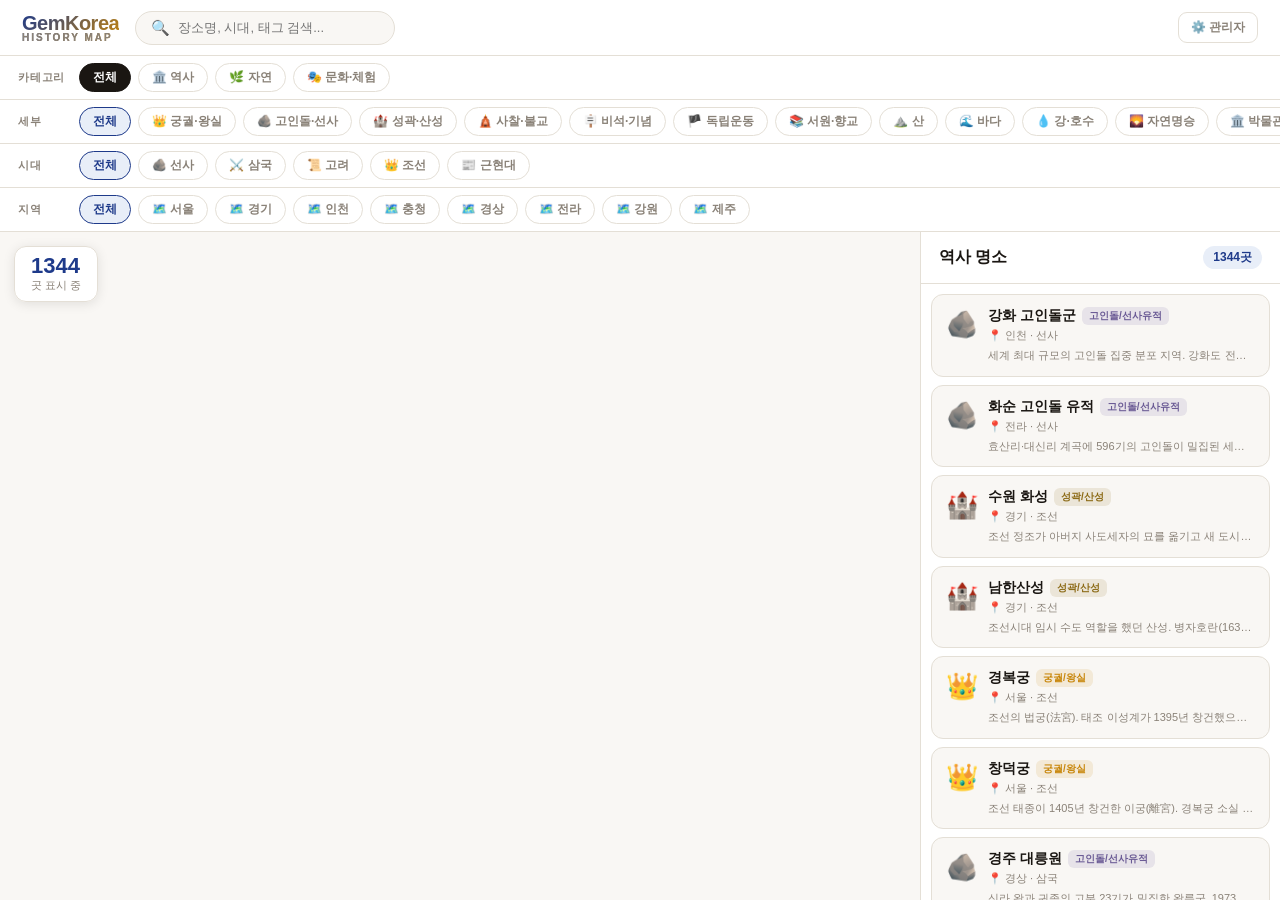
<file: index.html>
<!DOCTYPE html>
<html lang="ko">
<head>
<meta charset="UTF-8">
<meta name="viewport" content="width=device-width, initial-scale=1.0">
<title>GemKorea — 대한민국 역사 여행 지도</title>
<script src="https://oapi.map.naver.com/openapi/v3/maps.js?ncpKeyId=y60jsyh564&submodules=geocoder"></script>
<style>
:root {
  --bg:#f9f7f4; --surface:#fff; --border:#e4dfd6;
  --text:#1a1612; --muted:#8a8278;

  /* GemKorea 새 브랜드 컬러 */
  --gem:#1e3a8a;        /* 딥 네이비 (한국 쪽빛) */
  --gem-soft:#e8eef8;
  --gold:#c8860a;       /* 앰버 골드 */
  --gold-soft:#fef3e0;
  --brown:#7c5c3a;
  --brown-soft:#f5ede4;
  --green:#4a8c5c;
  --green-soft:#e8f5ee;
  --red:#c0392b;
  --red-soft:#fdf0ee;
}
*{margin:0;padding:0;box-sizing:border-box;}
body{font-family:-apple-system,'Malgun Gothic',sans-serif;background:var(--bg);color:var(--text);font-size:15px;height:100vh;display:flex;flex-direction:column;overflow:hidden;}

/* ── 헤더 ── */
header{
  background:var(--surface);border-bottom:1.5px solid var(--border);
  padding:0 22px;z-index:300;flex-shrink:0;
  display:flex;align-items:center;height:56px;gap:16px;
}
.logo{
  font-size:20px;font-weight:900;letter-spacing:-.5px;
  background:linear-gradient(135deg,#1e3a8a,#c8860a);
  -webkit-background-clip:text;-webkit-text-fill-color:transparent;
  flex-shrink:0;
}
.logo small{font-size:10px;-webkit-text-fill-color:var(--muted);display:block;letter-spacing:2px;margin-top:-3px;}
.search-wrap{
  display:flex;align-items:center;gap:8px;
  background:var(--bg);border:1.5px solid var(--border);border-radius:22px;
  padding:7px 15px;flex:1;max-width:260px;
}
.search-wrap input{border:none;background:none;outline:none;font-size:13px;width:100%;color:var(--text);}
.admin-link{
  font-size:12px;color:var(--muted);text-decoration:none;
  padding:6px 12px;border:1.5px solid var(--border);border-radius:9px;
  margin-left:auto;flex-shrink:0;background:var(--surface);font-weight:600;
}
.admin-link:hover{color:var(--gem);border-color:var(--gem);}

/* ── 필터 영역 ── */
.filter-area{
  background:var(--surface);border-bottom:1.5px solid var(--border);
  flex-shrink:0;z-index:200;
}
.filter-row{
  display:flex;align-items:center;gap:7px;
  padding:7px 18px;border-bottom:1px solid var(--border);
  flex-wrap:nowrap;min-height:42px;overflow-x:auto;
  scrollbar-width:none;
}
.filter-row::-webkit-scrollbar{display:none;}
#sub-filter-row{flex-wrap:nowrap;overflow-x:auto;}
#sub-btns{display:flex;gap:7px;flex-wrap:nowrap;}
.filter-row:last-child{border-bottom:none;}
.filter-label{
  font-size:11px;font-weight:800;color:var(--muted);
  text-transform:uppercase;letter-spacing:.8px;white-space:nowrap;
  min-width:54px;flex-shrink:0;
}
.f-btn{
  padding:5px 13px;border-radius:16px;
  border:1.5px solid var(--border);background:var(--surface);
  font-size:12px;font-weight:600;cursor:pointer;color:var(--muted);
  transition:all .15s;white-space:nowrap;flex-shrink:0;
}
.f-btn:hover{border-color:var(--gem);color:var(--gem);}
.f-btn.act-all    {background:var(--text);color:#fff;border-color:var(--text);}
.f-btn.act-history{background:var(--brown);color:#fff;border-color:var(--brown);}
.f-btn.act-nature {background:var(--green);color:#fff;border-color:var(--green);}
.f-btn.act-culture{background:var(--gem);color:#fff;border-color:var(--gem);}
.f-btn.act{background:var(--gem-soft);color:var(--gem);border-color:var(--gem);}

/* ── 메인 레이아웃 ── */
.main{display:grid;grid-template-columns:1fr 360px;flex:1;min-height:0;overflow:hidden;}

/* ── 지도 ── */
#naver-map{width:100%;height:100%;min-height:400px;}

/* ── 마커 카운터 ── */
.map-counter{
  position:absolute;top:14px;left:14px;z-index:50;
  background:rgba(255,255,255,.97);border:1.5px solid var(--border);
  border-radius:12px;padding:8px 16px;box-shadow:0 2px 12px rgba(0,0,0,.1);
}
.mc-num{font-size:22px;font-weight:900;color:var(--gem);line-height:1;}
.mc-lbl{font-size:11px;color:var(--muted);margin-top:1px;}

/* ── 팝업 카드 ── */
.popup{
  position:absolute;bottom:18px;left:18px;
  width:340px;background:var(--surface);
  border:1.5px solid var(--border);border-radius:20px;
  padding:22px;box-shadow:0 10px 40px rgba(0,0,0,.13);
  display:none;z-index:100;
}
.popup.show{display:block;}
.popup-close{
  position:absolute;top:14px;right:16px;
  background:var(--bg);border:1px solid var(--border);
  width:28px;height:28px;border-radius:50%;
  font-size:14px;cursor:pointer;color:var(--muted);
  display:flex;align-items:center;justify-content:center;
}
.popup-close:hover{color:var(--text);}

.pp-badges{display:flex;align-items:center;gap:6px;flex-wrap:wrap;margin-bottom:10px;}
.pp-badge{font-size:11px;font-weight:700;padding:3px 9px;border-radius:7px;}

.pp-name{font-size:22px;font-weight:900;letter-spacing:-.5px;margin-bottom:7px;line-height:1.2;}
.pp-desc{font-size:13px;line-height:1.7;color:#444;margin-bottom:12px;}

.pp-meta{display:flex;flex-direction:column;gap:6px;margin-bottom:12px;background:var(--bg);border-radius:10px;padding:12px;}
.pp-meta-row{display:flex;align-items:flex-start;gap:8px;font-size:12px;}
.pp-meta-icon{width:16px;flex-shrink:0;color:var(--muted);margin-top:1px;}
.pp-meta-val{color:var(--muted);flex:1;line-height:1.5;}
.pp-meta-link{color:var(--gem);text-decoration:none;font-size:11px;font-weight:600;}
.pp-meta-link:hover{text-decoration:underline;}

.pp-tags{display:flex;gap:5px;flex-wrap:wrap;margin-bottom:14px;}
.pp-tag{font-size:11px;padding:3px 9px;border-radius:7px;background:var(--bg);color:var(--muted);border:1px solid var(--border);}

.pp-btns{display:flex;gap:9px;}
.pp-btn-video{
  flex:1;display:flex;align-items:center;justify-content:center;gap:6px;
  padding:11px;background:#ff0000;color:#fff;border:none;
  border-radius:11px;font-size:13px;font-weight:700;
  cursor:pointer;text-decoration:none;transition:background .15s;
}
.pp-btn-video:hover{opacity:.88;}
.pp-btn-detail{
  flex:1;display:flex;align-items:center;justify-content:center;gap:6px;
  padding:11px;background:var(--gem-soft);color:var(--gem);
  border:1.5px solid rgba(30,58,138,.25);border-radius:11px;
  font-size:13px;font-weight:700;cursor:pointer;text-decoration:none;
  transition:all .15s;
}
.pp-btn-detail:hover{background:var(--gem);color:#fff;}
.pp-no-video{
  width:100%;padding:10px;text-align:center;
  font-size:12px;color:var(--muted);
  background:var(--bg);border:1.5px solid var(--border);border-radius:11px;
}

/* ── 오른쪽 패널 ── */
.side{background:var(--surface);border-left:1.5px solid var(--border);display:flex;flex-direction:column;overflow:hidden;height:100%;}
.side-head{
  padding:14px 18px;border-bottom:1.5px solid var(--border);
  display:flex;align-items:center;justify-content:space-between;flex-shrink:0;
}
.side-head h3{font-size:16px;font-weight:900;}
.side-count{
  background:var(--gem-soft);color:var(--gem);
  font-size:12px;font-weight:700;padding:3px 10px;border-radius:12px;
}
.side-list{overflow-y:auto;flex:1;padding:10px;display:flex;flex-direction:column;gap:8px;}

/* ── 사이드 카드 ── */
.scard{
  background:var(--bg);border:1.5px solid var(--border);
  border-radius:12px;padding:12px 14px;
  cursor:pointer;transition:all .15s;display:flex;gap:10px;
}
.scard:hover,.scard.sel{border-color:var(--gem);background:var(--gem-soft);}
.sc-icon{font-size:26px;flex-shrink:0;padding-top:2px;}
.sc-body{flex:1;min-width:0;}
.sc-top{display:flex;align-items:center;gap:6px;margin-bottom:3px;}
.sc-name{font-size:14px;font-weight:900;}
.sc-badge{font-size:10px;font-weight:700;padding:2px 7px;border-radius:6px;}
.sc-meta{font-size:11px;color:var(--muted);margin-bottom:4px;}
.sc-desc{font-size:11px;color:var(--muted);line-height:1.5;white-space:nowrap;overflow:hidden;text-overflow:ellipsis;}
.sc-video{width:7px;height:7px;border-radius:50%;background:#ff0000;flex-shrink:0;margin-top:6px;}

.empty-list{text-align:center;padding:48px 20px;color:var(--muted);font-size:14px;line-height:1.8;}
</style>
</head>
<body>

<header>
  <div class="logo">GemKorea<small>HISTORY MAP</small></div>
  <div class="search-wrap">
    <span style="color:var(--muted);font-size:15px;">🔍</span>
    <input id="search-input" type="text" placeholder="장소명, 시대, 태그 검색...">
  </div>
  <a href="admin.html" class="admin-link">⚙️ 관리자</a>
</header>

<div class="filter-area">
  <!-- 상위 카테고리 -->
  <div class="filter-row">
    <span class="filter-label">카테고리</span>
    <button class="f-btn act-all"      data-main="all"       onclick="setMain(this)">전체</button>
    <button class="f-btn"              data-main="역사"       onclick="setMain(this)">🏛️ 역사</button>
    <button class="f-btn"              data-main="자연"       onclick="setMain(this)">🌿 자연</button>
    <button class="f-btn"              data-main="문화/체험"  onclick="setMain(this)">🎭 문화·체험</button>
  </div>
  <!-- 세부 카테고리 (상위 카테고리에 따라 동적 변경) -->
  <div class="filter-row" id="sub-filter-row">
    <span class="filter-label">세부</span>
    <span id="sub-btns"></span>
  </div>
  <!-- 시대 -->
  <div class="filter-row">
    <span class="filter-label">시대</span>
    <button class="f-btn act" data-era="all"    onclick="setEra(this)">전체</button>
    <button class="f-btn" data-era="선사"        onclick="setEra(this)">🪨 선사</button>
    <button class="f-btn" data-era="삼국"        onclick="setEra(this)">⚔️ 삼국</button>
    <button class="f-btn" data-era="고려"        onclick="setEra(this)">📜 고려</button>
    <button class="f-btn" data-era="조선"        onclick="setEra(this)">👑 조선</button>
    <button class="f-btn" data-era="근현대"      onclick="setEra(this)">📰 근현대</button>
  </div>
  <!-- 지역 -->
  <div class="filter-row">
    <span class="filter-label">지역</span>
    <button class="f-btn act" data-region="all" onclick="setRegion(this)">전체</button>
    <button class="f-btn" data-region="서울" onclick="setRegion(this)">🗺️ 서울</button>
    <button class="f-btn" data-region="경기" onclick="setRegion(this)">🗺️ 경기</button>
    <button class="f-btn" data-region="인천" onclick="setRegion(this)">🗺️ 인천</button>
    <button class="f-btn" data-region="충청" onclick="setRegion(this)">🗺️ 충청</button>
    <button class="f-btn" data-region="경상" onclick="setRegion(this)">🗺️ 경상</button>
    <button class="f-btn" data-region="전라" onclick="setRegion(this)">🗺️ 전라</button>
    <button class="f-btn" data-region="강원" onclick="setRegion(this)">🗺️ 강원</button>
    <button class="f-btn" data-region="제주" onclick="setRegion(this)">🗺️ 제주</button>
  </div>
</div>

<div class="main">
  <div style="position:relative;height:100%;">
    <div id="naver-map" style="width:100%;height:100%;"></div>

    <div class="map-counter">
      <div class="mc-num" id="visible-count">0</div>
      <div class="mc-lbl">곳 표시 중</div>
    </div>

    <!-- 팝업 카드 -->
    <div class="popup" id="popup">
      <button class="popup-close" onclick="closePopup()">✕</button>
      <div class="pp-badges" id="pp-badges"></div>
      <div class="pp-name" id="pp-name"></div>
      <div class="pp-desc" id="pp-desc"></div>
      <div class="pp-meta">
        <div class="pp-meta-row"><span class="pp-meta-icon">🕰️</span><span class="pp-meta-val" id="pm-era"></span></div>
        <div class="pp-meta-row"><span class="pp-meta-icon">📍</span><span class="pp-meta-val" id="pm-addr"></span></div>
        <div class="pp-meta-row" id="pm-src-row">
          <span class="pp-meta-icon">🔗</span><span class="pp-meta-val" id="pm-src"></span>
        </div>
      </div>
      <div class="pp-tags" id="pp-tags"></div>
      <div id="pp-exp-info" style="display:none;margin-bottom:10px;"></div>
      <div class="pp-btns" id="pp-btns"></div>
    </div>
  </div>

  <!-- 오른쪽 패널 -->
  <div class="side">
    <div class="side-head">
      <h3>역사 명소</h3>
      <span class="side-count" id="side-count">0곳</span>
    </div>
    <div class="side-list" id="side-list"></div>
  </div>
</div>

<script>
/* 카테고리별 세부 필터 정의 */
const SUB_FILTERS = {
  'all': [
    {v:'all',l:'전체'},
    {v:'궁궐/왕실',l:'👑 궁궐·왕실'},{v:'고인돌/선사유적',l:'🪨 고인돌·선사'},{v:'성곽/산성',l:'🏰 성곽·산성'},
    {v:'사찰/불교유산',l:'🛕 사찰·불교'},{v:'비석/기념유산',l:'🪧 비석·기념'},{v:'독립운동/근현대',l:'🏴 독립운동'},
    {v:'고택/서원/향교',l:'📚 서원·향교'},
    {v:'산',l:'⛰️ 산'},{v:'바다/해변',l:'🌊 바다'},{v:'강/호수',l:'💧 강·호수'},{v:'자연명승',l:'🌄 자연명승'},
    {v:'박물관',l:'🏛️ 박물관'},{v:'체험마을',l:'🏘️ 체험마을'},{v:'전통시장',l:'🏪 전통시장'}
  ],
  '역사': [
    {v:'all',l:'전체'},
    {v:'궁궐/왕실',l:'👑 궁궐·왕실'},{v:'고인돌/선사유적',l:'🪨 고인돌·선사'},
    {v:'성곽/산성',l:'🏰 성곽·산성'},{v:'사찰/불교유산',l:'🛕 사찰·불교'},
    {v:'비석/기념유산',l:'🪧 비석·기념'},{v:'독립운동/근현대',l:'🏴 독립운동'},
    {v:'고택/서원/향교',l:'📚 서원·향교'}
  ],
  '자연': [
    {v:'all',l:'전체'},
    {v:'산',l:'⛰️ 산'},{v:'바다/해변',l:'🌊 바다·해변'},
    {v:'강/호수',l:'💧 강·호수'},{v:'숲/공원',l:'🌲 숲·공원'},
    {v:'폭포',l:'💦 폭포'},{v:'동굴',l:'🕳️ 동굴'},{v:'섬',l:'🏝️ 섬'},
    {v:'자연명승',l:'🌄 자연명승'},{v:'일출/일몰 명소',l:'🌅 일출·일몰'},{v:'계절 명소',l:'🌸 계절 명소'}
  ],
  '문화/체험': [
    {v:'all',l:'전체'},
    {v:'전통시장',l:'🏪 전통시장'},{v:'지역 먹거리',l:'🍜 먹거리'},{v:'전통주 체험',l:'🍶 전통주'},
    {v:'박물관',l:'🏛️ 박물관'},{v:'미술관',l:'🎨 미술관'},{v:'과학관',l:'🔭 과학관'},
    {v:'한복 체험',l:'👘 한복'},{v:'전통음식 체험',l:'🍱 전통음식'},{v:'도예/공방 체험',l:'🏺 공방'},
    {v:'한지/서예 체험',l:'✍️ 한지·서예'},{v:'국궁/활쏘기 체험',l:'🏹 국궁'},{v:'탈춤/풍물 체험',l:'🎭 탈춤·풍물'},
    {v:'차 체험',l:'🍵 다도'},{v:'사찰 체험',l:'🛕 템플스테이'},{v:'한옥 숙박',l:'🏘️ 한옥숙박'},
    {v:'농촌 체험',l:'🌾 농촌'},{v:'어촌 체험',l:'🐟 어촌'},{v:'해녀 체험',l:'🤿 해녀'},{v:'갯벌 체험',l:'🦀 갯벌'},
    {v:'축제',l:'🎉 축제'},{v:'공연/전시',l:'🎪 공연·전시'},
    {v:'트레킹/둘레길',l:'🚶 트레킹'},{v:'캠핑',l:'⛺ 캠핑'},{v:'해양 스포츠 체험',l:'🌊 해양스포츠'},
    {v:'가족 체험',l:'👨‍👩‍👧 가족'},{v:'어린이 체험',l:'🧒 어린이'},
    {v:'체험마을',l:'🏡 체험마을'},{v:'로컬 여행 코스',l:'🗺️ 로컬코스'}
  ]
};

function renderSubFilter() {
  const subs = SUB_FILTERS[fMain] || SUB_FILTERS['all'];
  const wrap = document.getElementById('sub-btns');
  wrap.innerHTML = subs.map(s =>
    `<button class="f-btn${fSub===s.v?' act':''}" data-sub="${s.v}" onclick="setSub(this)">${s.l}</button>`
  ).join('');
}

const SUB_COLOR={
  '궁궐/왕실':'#C8860A','고인돌/선사유적':'#6B5B95','성곽/산성':'#8B6914',
  '사찰/불교유산':'#D4380D','비석/기념유산':'#495057','독립운동/근현대':'#1B4332',
  '고택/서원/향교':'#2D6A4F',
  '산':'#2D6A4F','바다/해변':'#0077B6','강/호수':'#0096C7',
  '숲/공원':'#52B788','폭포':'#1D8348','동굴':'#5D6D7E',
  '섬':'#1A8FC1','자연명승':'#40916C','일출/일몰 명소':'#E67E22','계절 명소':'#E91E63',
  '전통시장':'#E76F51','체험마을':'#F4A261','박물관':'#1e3a8a',
  '축제':'#b8860b','전통문화 체험':'#E76F51'
};
const SUB_ICON={
  '궁궐/왕실':'👑','고인돌/선사유적':'🪨','성곽/산성':'🏰',
  '사찰/불교유산':'🛕','비석/기념유산':'🪧','독립운동/근현대':'🏴',
  '고택/서원/향교':'📚',
  '산':'⛰️','바다/해변':'🌊','강/호수':'💧',
  '숲/공원':'🌲','폭포':'💦','동굴':'🕳️',
  '섬':'🏝️','자연명승':'🌄','일출/일몰 명소':'🌅','계절 명소':'🌸',
  '전통시장':'🏪','체험마을':'🏘️',
  '박물관':'🏛️','축제':'🎉','전통문화 체험':'🎨'
};
const MAIN_COLOR={'역사':'#7c5c3a','자연':'#4a8c5c','문화/체험':'#1e3a8a'};
const REGION_MAP={
  '서울특별시':'서울','경기도':'경기','인천광역시':'인천',
  '충청북도':'충청','충청남도':'충청','대전광역시':'충청','세종특별자치시':'충청',
  '경상북도':'경상','경상남도':'경상','부산광역시':'경상','대구광역시':'경상','울산광역시':'경상',
  '전라북도':'전라','전라남도':'전라','광주광역시':'전라',
  '강원도':'강원','강원특별자치도':'강원','제주특별자치도':'제주'
};
const ERA_MAP={
  '선사':'선사',
  '삼국':'삼국','통일신라':'삼국',
  '고려':'고려',
  '조선 전기':'조선','조선 후기':'조선',
  '근대':'근현대','현대':'근현대'
};

let places=[],experiences=[],map,naverMarkers=[];
let fMain='all',fSub='all',fEra='all',fRegion='all',fSearch='';
let selectedId=null;
let regionPolygon=null;

/* 지역 필터 키 → GeoJSON 파일명 매핑 */
const REGION_FILES={
  '서울':'seoul','경기':'gyeonggi','인천':'incheon',
  '충청':'chungcheong','경상':'gyeongsang','전라':'jeolla',
  '강원':'gangwon','제주':'jeju'
};

/* 지역별 색상 (상위 카테고리 색상과 구분) */
const REGION_COLORS={
  '서울':  {fill:'#1e3a8a',stroke:'#1e3a8a'},
  '경기':  {fill:'#2d6a4f',stroke:'#2d6a4f'},
  '인천':  {fill:'#0077b6',stroke:'#0077b6'},
  '충청':  {fill:'#7c5c3a',stroke:'#7c5c3a'},
  '경상':  {fill:'#6b5b95',stroke:'#6b5b95'},
  '전라':  {fill:'#d4380d',stroke:'#d4380d'},
  '강원':  {fill:'#2d6a4f',stroke:'#2d6a4f'},
  '제주':  {fill:'#0096c7',stroke:'#0096c7'}
};

/* 네이버 지도 준비 완료 후 실행되는 전역 콜백 */
function naverMapsReady(){
  try{
    map=new naver.maps.Map('naver-map',{
      center:new naver.maps.LatLng(36.2,127.9),zoom:7,
      mapTypeControl:false,scaleControl:false,mapDataControl:false
    });
    render(); // 지도 생성 후 마커 렌더
  }catch(e){
    console.error('네이버 지도 초기화 실패:',e);
    showMapError('지도 초기화 오류: '+e.message);
  }
}

function showMapError(msg){
  document.getElementById('naver-map').innerHTML=
    '<div style="display:flex;align-items:center;justify-content:center;height:100%;flex-direction:column;gap:12px;color:#8a8278;font-size:14px;padding:20px;text-align:center;">'
    +'<div style="font-size:48px;">🗺️</div>'
    +'<div style="font-weight:700;">네이버 지도 로딩 실패</div>'
    +'<div style="font-size:12px;line-height:1.8;">'+msg+'<br>네이버 클라우드 콘솔 → Maps → 서비스 URL 확인</div>'
    +'</div>';
}

async function init(){
  // 역사/자연 데이터 + 체험 데이터 동시 로드
  try{
    const [hr, er] = await Promise.all([
      fetch('data/heritage_all.json'),
      fetch('data/experiences.json').catch(()=>({ok:false}))
    ]);
    if(hr.ok) places = await hr.json();
    if(er.ok){
      const expLib = await er.json();
      // experiences.json → places 배열 형태로 변환
      experiences = (expLib.experiences||[]).map(e=>({
        place_id: e.experience_id,
        name: e.name,
        category_main: '문화/체험',
        category_sub: e.category_sub,
        category_detail: e.category_detail,
        period_category: '현대',
        region: e.region_sub || e.region_main,
        address: e.address,
        lat: e.lat, lng: e.lng,
        short_description: e.short_description,
        tags: e.tags||[],
        source_urls: e.source_urls||[],
        data_confidence: e.data_confidence,
        content_link: {has_video:false},
        status:{map_displayable:true,map_status:'published'},
        _isExperience: true,  // 체험 마커 구분 플래그
        _price: e.price,
        _duration: e.duration,
        _reservation: e.reservation_required,
        _opStatus: e.operation_status
      }));
    }
  }catch(e){
    console.warn('데이터 로드 실패:', e.message);
    places=[];
  }

  // 네이버 지도: 이미 로드됐으면 바로 초기화, 아니면 콜백 대기
  if(typeof naver!=='undefined' && naver.maps && naver.maps.Map){
    naverMapsReady();
  } else {
    // 아직 로드 중 — 최대 5초 대기
    let waited=0;
    const check=setInterval(()=>{
      waited+=200;
      if(typeof naver!=='undefined' && naver.maps && naver.maps.Map){
        clearInterval(check);
        naverMapsReady();
      } else if(waited>=5000){
        clearInterval(check);
        showMapError('네이버 지도 스크립트 로드 실패<br>인터넷 연결 또는 API 키를 확인해 주세요');
      }
    },200);
  }

  // 초기 세부 필터 렌더
  renderSubFilter();
  // 검색 이벤트 (지도와 독립)
  document.getElementById('search-input').addEventListener('input',e=>{fSearch=e.target.value.trim();render();});
  render(); // 사이드 패널은 지도 없이도 표시
}

function setMain(el){
  fMain=el.dataset.main;fSub='all';
  document.querySelectorAll('[data-main]').forEach(b=>b.className='f-btn');
  const cls=fMain==='all'?'act-all':fMain==='역사'?'act-history':fMain==='자연'?'act-nature':'act-culture';
  el.classList.add(cls);
  renderSubFilter();
  render();
}
function setSub(el){
  fSub=el.dataset.sub;
  document.querySelectorAll('#sub-btns .f-btn').forEach(b=>b.classList.remove('act'));
  el.classList.add('act');
  render();
}
function setEra(el){fEra=el.dataset.era;document.querySelectorAll('[data-era]').forEach(b=>b.classList.remove('act'));el.classList.add('act');render();}
function setRegion(el){
  fRegion=el.dataset.region;
  document.querySelectorAll('[data-region]').forEach(b=>b.classList.remove('act'));
  el.classList.add('act');
  showRegionBoundary(fRegion);
  render();
}

/* 지역 경계 초기화 */
function clearRegionPolygon(){
  if(regionPolygon){
    if(Array.isArray(regionPolygon)){
      regionPolygon.forEach(p=>p.setMap(null));
    } else {
      regionPolygon.setMap(null);
    }
    regionPolygon=null;
  }
}

/* 지역 경계 표시 */
async function showRegionBoundary(regionKey){
  clearRegionPolygon();
  if(regionKey==='all'||!REGION_FILES[regionKey]||typeof naver==='undefined') return;

  const col = REGION_COLORS[regionKey]||{fill:'#1e3a8a',stroke:'#1e3a8a'};

  try{
    const res = await fetch('data/geojson/'+REGION_FILES[regionKey]+'.geojson');
    if(!res.ok) throw new Error('GeoJSON 로드 실패');
    const geojson = await res.json();

    const geomType = geojson.geometry.type;
    const coordSets = geomType==='MultiPolygon'
      ? geojson.geometry.coordinates.map(p=>p[0])
      : [geojson.geometry.coordinates[0]];

    const polygons = coordSets.map(coords=>{
      const paths = coords.map(c=>new naver.maps.LatLng(c[1],c[0]));
      return new naver.maps.Polygon({
        map,
        paths,
        strokeColor: col.stroke,
        strokeOpacity: 0.75,
        strokeWeight: 2.5,
        strokeStyle: 'solid',
        fillColor: col.fill,
        fillOpacity: 0.10
      });
    });

    regionPolygon = polygons.length===1 ? polygons[0] : polygons;

    /* 선택 지역으로 지도 이동 */
    const bounds = new naver.maps.LatLngBounds();
    coordSets.flat().forEach(c=>bounds.extend(new naver.maps.LatLng(c[1],c[0])));
    map.fitBounds(bounds, {top:60,right:40,bottom:60,left:40});

  }catch(e){
    console.warn('지역 경계 표시 실패:', regionKey, e.message);
  }
}

function getAllPlaces(){
  // 역사/자연 + 체험 합산 (문화/체험 필터 선택 시 체험만, 전체면 모두)
  if(fMain==='문화/체험') return experiences.filter(e=>e.lat&&e.lng);
  if(fMain==='all') return [...places, ...experiences.filter(e=>e.lat&&e.lng)];
  return places;
}

function getFiltered(){
  return getAllPlaces().filter(p=>{
    if(fMain!=='all'&&p.category_main!==fMain)return false;
    if(fSub!=='all'&&p.category_sub!==fSub)return false;
    if(fEra!=='all'){
      // 체험은 시대 필터 미적용
      if(!p._isExperience){
        if((ERA_MAP[p.period_category]||p.period_category)!==fEra)return false;
      }
    }
    if(fRegion!=='all'&&(REGION_MAP[p.region]||p.region)!==fRegion)return false;
    if(fSearch){const q=fSearch.toLowerCase();const h=[p.name,p.region,p.short_description,...(p.tags||[])].join(' ').toLowerCase();if(!h.includes(q))return false;}
    return true;
  });
}

function render(){
  const f=getFiltered();
  document.getElementById('visible-count').textContent=f.length;
  document.getElementById('side-count').textContent=f.length+'곳';
  renderMarkers(f);renderCards(f);
}

function renderMarkers(f){
  naverMarkers.forEach(m=>m.setMap(null));naverMarkers=[];
  if(!map||typeof naver==='undefined')return;
  f.forEach(p=>{
    if(!p.lat||!p.lng)return;
    let markerHtml;
    if(p._isExperience){
      // 체험 마커 — 오렌지 육각형 스타일 (역사 마커와 구분)
      const ico=SUB_ICON[p.category_sub]||'🎭';
      const opDot = p._opStatus==='active'?'<span style="width:6px;height:6px;background:#4a8;border-radius:50%;display:inline-block;margin-left:3px;"></span>':'';
      markerHtml=`<div style="background:#c8860a;color:#fff;padding:5px 11px;border-radius:8px;font-size:11px;font-weight:700;white-space:nowrap;box-shadow:0 2px 10px rgba(0,0,0,.22);display:flex;align-items:center;gap:3px;border:2px solid rgba(255,255,255,.4);">${ico} ${p.name}${opDot}</div>`;
    } else {
      // 역사/자연 마커 — 기존 pill 스타일
      const col=SUB_COLOR[p.category_sub]||'#888';
      const ico=SUB_ICON[p.category_sub]||'📍';
      const dot=p.content_link?.has_video?'<span style="width:6px;height:6px;background:#ff0000;border-radius:50%;display:inline-block;margin-left:3px;vertical-align:middle;"></span>':'';
      markerHtml=`<div style="background:${col};color:#fff;padding:5px 11px;border-radius:18px;font-size:12px;font-weight:700;white-space:nowrap;box-shadow:0 2px 10px rgba(0,0,0,.22);display:flex;align-items:center;gap:3px;">${ico} ${p.name}${dot}</div>`;
    }
    const mk=new naver.maps.Marker({
      position:new naver.maps.LatLng(p.lat,p.lng),map,title:p.name,
      icon:{ content:markerHtml, anchor:new naver.maps.Point(40,15) }
    });
    naver.maps.Event.addListener(mk,'click',()=>showPopup(p));
    naverMarkers.push(mk);
  });
}

function renderCards(f){
  const list=document.getElementById('side-list');
  if(!f.length){list.innerHTML='<div class="empty-list">🗺️ 해당하는 장소가 없어요</div>';return;}
  list.innerHTML=f.map(p=>{
    const col=SUB_COLOR[p.category_sub]||'#888';
    const ico=SUB_ICON[p.category_sub]||'📍';
    return `<div class="scard${p.place_id===selectedId?' sel':''}" id="sc-${p.place_id}" onclick="focusCard('${p.place_id}')">
      <div class="sc-icon">${ico}</div>
      <div class="sc-body">
        <div class="sc-top">
          <div class="sc-name">${p.name}</div>
          ${p._isExperience
            ? `<span class="sc-badge" style="background:#c8860a20;color:#c8860a;border:1px solid rgba(200,134,10,.3);">🎭 체험</span>`
            : `<span class="sc-badge" style="background:${col}20;color:${col};">${p.category_sub||''}</span>`
          }
          ${p.content_link?.has_video?'<div class="sc-video" title="숏츠 있음"></div>':''}
        </div>
        <div class="sc-meta">📍 ${REGION_MAP[p.region]||p.region} · ${p._isExperience?'체험':ERA_MAP[p.period_category]||p.period_category}</div>
        <div class="sc-desc">${p.short_description||''}</div>
      </div>
    </div>`;
  }).join('');
}

function showPopup(p){
  selectedId=p.place_id;
  const col=SUB_COLOR[p.category_sub]||'#888';
  const mainCol=MAIN_COLOR[p.category_main]||'#888';
  const eraShort=ERA_MAP[p.period_category]||p.period_category;

  document.getElementById('pp-badges').innerHTML=`
    <span class="pp-badge" style="background:${mainCol}18;color:${mainCol};">${p.category_main}</span>
    <span class="pp-badge" style="background:${col}18;color:${col};">${p.category_sub||''}</span>
    <span class="pp-badge" style="background:var(--bg);color:var(--muted);">🕰️ ${eraShort}</span>`;

  document.getElementById('pp-name').textContent=p.name;
  document.getElementById('pp-desc').textContent=p.short_description||'';
  document.getElementById('pm-era').textContent=p.period||p.period_category||'—';
  document.getElementById('pm-addr').textContent=p.address||(REGION_MAP[p.region]||p.region)+' 소재';

  const srcEl=document.getElementById('pm-src');
  const srcRow=document.getElementById('pm-src-row');
  if(p.source_urls&&p.source_urls.length){
    srcEl.innerHTML=p.source_urls.slice(0,2).map((u,i)=>`<a class="pp-meta-link" href="${u}" target="_blank">출처${p.source_urls.length>1?i+1:''}</a>`).join(' · ');
    srcRow.style.display='flex';
  }else{srcRow.style.display='none';}

  document.getElementById('pp-tags').innerHTML=(p.tags||[]).map(t=>`<span class="pp-tag">#${t}</span>`).join('');

  // 체험 전용 추가 정보
  const expInfoEl = document.getElementById('pp-exp-info');
  if(expInfoEl){
    if(p._isExperience){
      const opLabel={'active':'✅ 운영 중','temporarily_closed':'⚠️ 임시휴무','ended':'❌ 종료','unknown':'❓ 미확인','needs_check':'🔍 확인 필요'};
      expInfoEl.style.display='block';
      expInfoEl.innerHTML=`
        <div style="background:var(--gold-soft,#fef3e0);border:1px solid rgba(200,134,10,.2);border-radius:10px;padding:10px 12px;font-size:12px;">
          ${p._price?`<div style="margin-bottom:4px;">💰 ${p._price}</div>`:''}
          ${p._duration?`<div style="margin-bottom:4px;">⏱️ 소요 ${p._duration}</div>`:''}
          ${p._reservation?`<div style="margin-bottom:4px;">📋 예약 필요</div>`:'<div style="margin-bottom:4px;">🚶 예약 불필요</div>'}
          ${p._opStatus?`<div style="font-weight:700;color:var(--orange,#c8860a);">${opLabel[p._opStatus]||''}</div>`:''}
        </div>`;
    } else {
      expInfoEl.style.display='none';
    }
  }

  const cl=p.content_link;
  const videoUrl=cl?.youtube_url||cl?.instagram_url||cl?.tiktok_url||'';
  const videoBg=cl?.youtube_url?'#ff0000':cl?.instagram_url?'#E1306C':'#010101';
  const videoLabel=cl?.youtube_url?'▶ 유튜브 숏츠':cl?.instagram_url?'▶ 인스타 릴스':'▶ 틱톡';

  document.getElementById('pp-btns').innerHTML=videoUrl
    ?`<a class="pp-btn-video" href="${videoUrl}" target="_blank" style="background:${videoBg};">${videoLabel}</a>
       <button class="pp-btn-detail" onclick="alert('상세 페이지 준비 중입니다')">자세히 보기</button>`
    :`<div class="pp-no-video">📹 콘텐츠 준비 중</div>
       <button class="pp-btn-detail" onclick="alert('상세 페이지 준비 중입니다')" style="display:flex;align-items:center;justify-content:center;gap:5px;padding:11px;background:var(--gem-soft);color:var(--gem);border:1.5px solid rgba(30,58,138,.25);border-radius:11px;font-size:13px;font-weight:700;cursor:pointer;text-decoration:none;">자세히 보기</button>`;

  document.getElementById('popup').classList.add('show');
  if(map&&p.lat&&p.lng)map.panTo(new naver.maps.LatLng(p.lat,p.lng));

  document.querySelectorAll('.scard').forEach(c=>c.classList.remove('sel'));
  const el=document.getElementById('sc-'+p.place_id);
  if(el){el.classList.add('sel');el.scrollIntoView({behavior:'smooth',block:'nearest'});}
}

function focusCard(id){const p=places.find(x=>x.place_id===id);if(p)showPopup(p);}
function closePopup(){document.getElementById('popup').classList.remove('show');selectedId=null;document.querySelectorAll('.scard').forEach(c=>c.classList.remove('sel'));}

init();
</script>
</body>
</html>
</file>
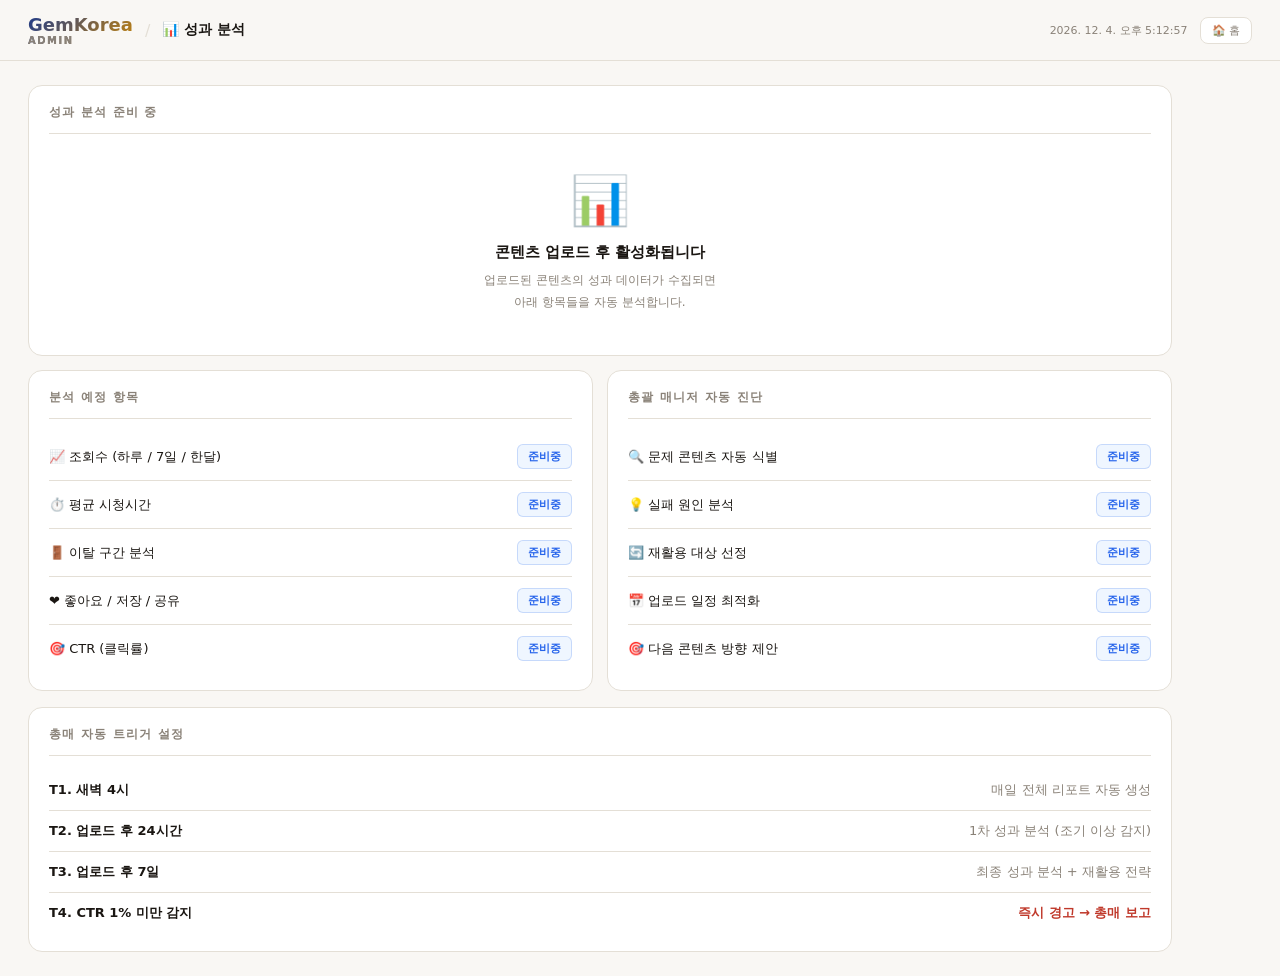
<file: admin/analytics.html>
<!DOCTYPE html>
<html lang="ko">
<head>
<meta charset="UTF-8">
<meta name="viewport" content="width=device-width, initial-scale=1.0">
<title>GemKorea 성과 분석</title>
<link rel="stylesheet" href="shared.css">
</head>
<body>
<div class="nav">
  <a href="../admin.html" style="text-decoration:none;"><div class="nav-logo">GemKorea <small>ADMIN</small></div></a>
  <span class="nav-sep">/</span>
  <span class="nav-page">📊 성과 분석</span>
  <div class="nav-spacer"></div>
  <span class="nav-time" id="now-time"></span>
  <a href="../admin.html" class="nav-link">🏠 홈</a>
</div>
<div class="page-wrap">
  <div class="card hl-purple" style="margin-bottom:14px;">
    <div class="card-head"><span class="card-title">성과 분석 준비 중</span></div>
    <div style="padding:24px 0;text-align:center;">
      <div style="font-size:48px;margin-bottom:14px;">📊</div>
      <div style="font-size:15px;font-weight:700;margin-bottom:8px;">콘텐츠 업로드 후 활성화됩니다</div>
      <div style="font-size:12px;color:var(--muted);line-height:1.8;">
        업로드된 콘텐츠의 성과 데이터가 수집되면<br>
        아래 항목들을 자동 분석합니다.
      </div>
    </div>
  </div>

  <div class="grid g2">
    <div class="card">
      <div class="card-head"><span class="card-title">분석 예정 항목</span></div>
      <div class="row"><span>📈 조회수 (하루 / 7일 / 한달)</span><span class="bb badge">준비중</span></div>
      <div class="row"><span>⏱️ 평균 시청시간</span><span class="bb badge">준비중</span></div>
      <div class="row"><span>🚪 이탈 구간 분석</span><span class="bb badge">준비중</span></div>
      <div class="row"><span>❤️ 좋아요 / 저장 / 공유</span><span class="bb badge">준비중</span></div>
      <div class="row" style="border-bottom:none;"><span>🎯 CTR (클릭률)</span><span class="bb badge">준비중</span></div>
    </div>
    <div class="card">
      <div class="card-head"><span class="card-title">총괄 매니저 자동 진단</span></div>
      <div class="row"><span>🔍 문제 콘텐츠 자동 식별</span><span class="bb badge">준비중</span></div>
      <div class="row"><span>💡 실패 원인 분석</span><span class="bb badge">준비중</span></div>
      <div class="row"><span>🔄 재활용 대상 선정</span><span class="bb badge">준비중</span></div>
      <div class="row"><span>📅 업로드 일정 최적화</span><span class="bb badge">준비중</span></div>
      <div class="row" style="border-bottom:none;"><span>🎯 다음 콘텐츠 방향 제안</span><span class="bb badge">준비중</span></div>
    </div>
  </div>

  <div class="card section-gap">
    <div class="card-head"><span class="card-title">총매 자동 트리거 설정</span></div>
    <div class="row"><span style="font-weight:700;">T1. 새벽 4시</span><span style="color:var(--muted);">매일 전체 리포트 자동 생성</span></div>
    <div class="row"><span style="font-weight:700;">T2. 업로드 후 24시간</span><span style="color:var(--muted);">1차 성과 분석 (조기 이상 감지)</span></div>
    <div class="row"><span style="font-weight:700;">T3. 업로드 후 7일</span><span style="color:var(--muted);">최종 성과 분석 + 재활용 전략</span></div>
    <div class="row" style="border-bottom:none;"><span style="font-weight:700;">T4. CTR 1% 미만 감지</span><span style="color:var(--red);font-weight:700;">즉시 경고 → 총매 보고</span></div>
  </div>
</div>
<script>
function tick(){const n=new Date();document.getElementById('now-time').textContent=n.toLocaleDateString('ko-KR')+' '+n.toLocaleTimeString('ko-KR');}
setInterval(tick,1000);tick();
</script>
</body>
</html>
</file>
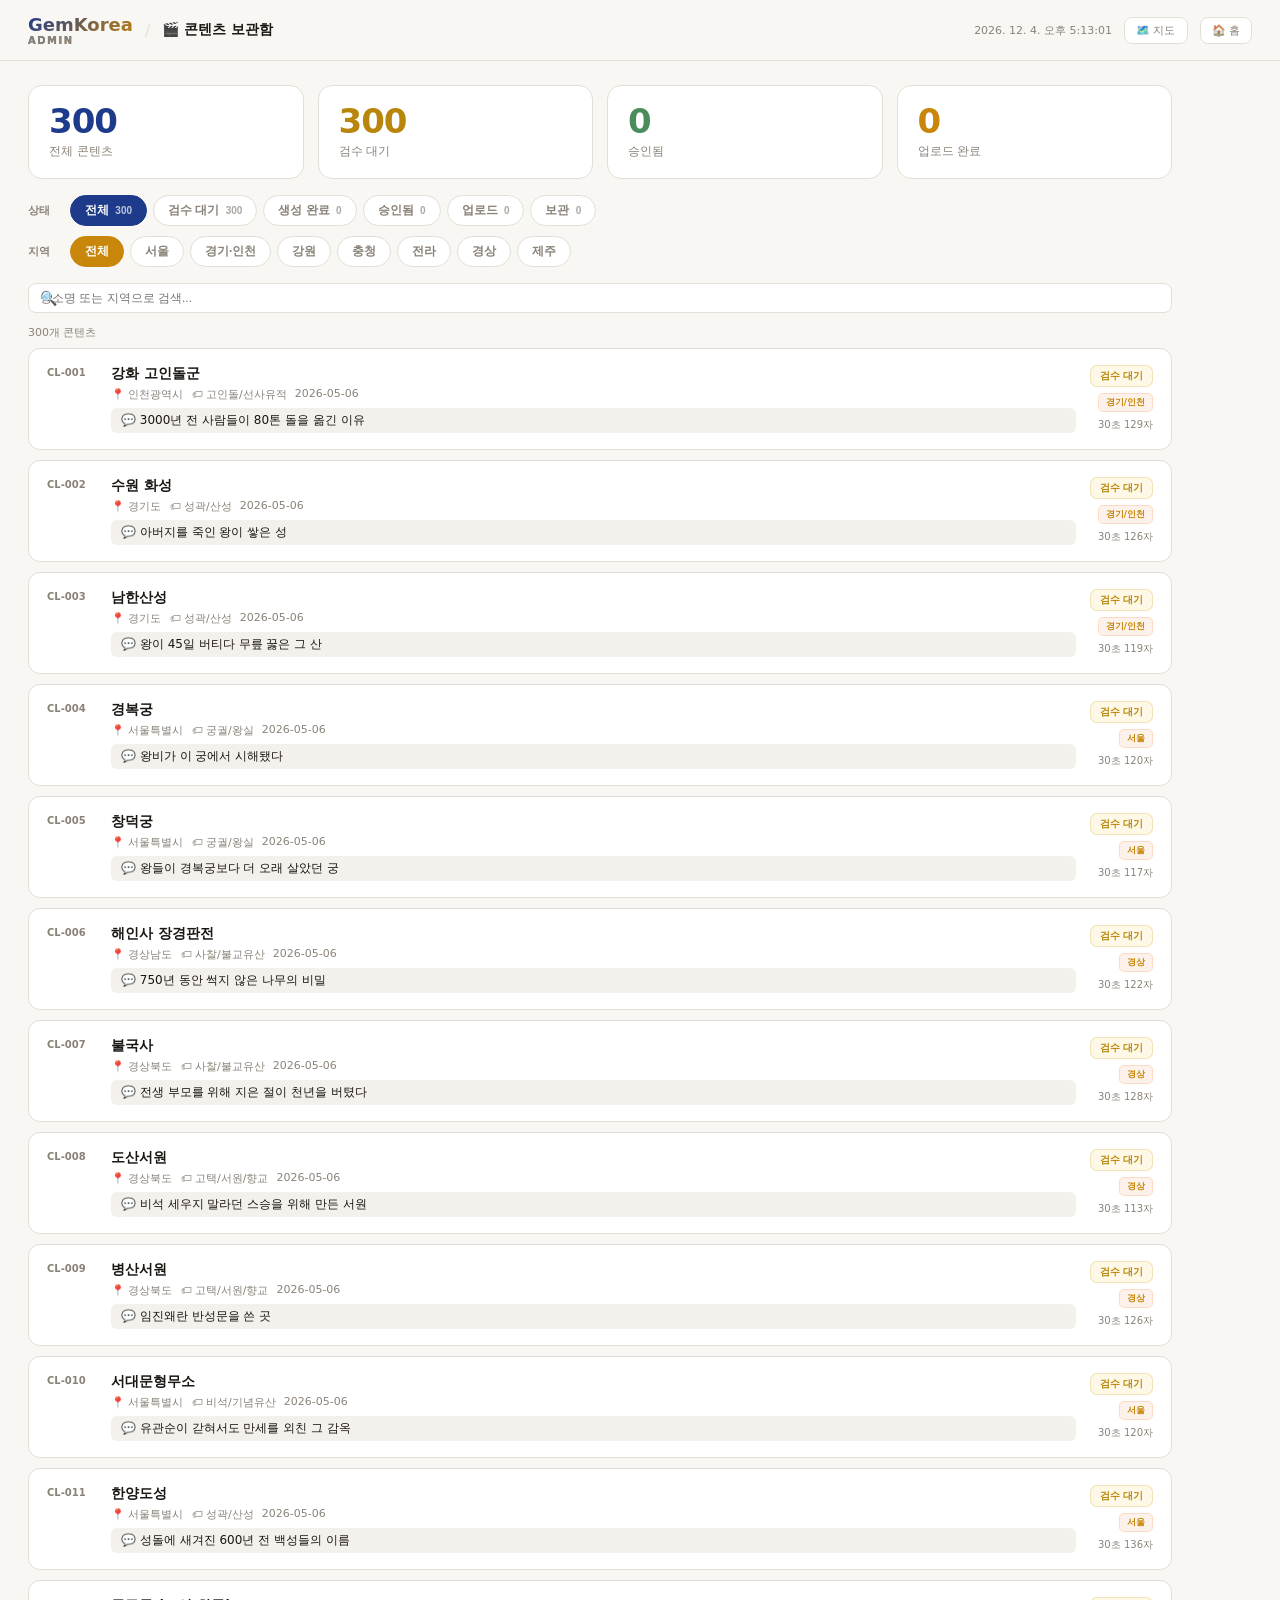
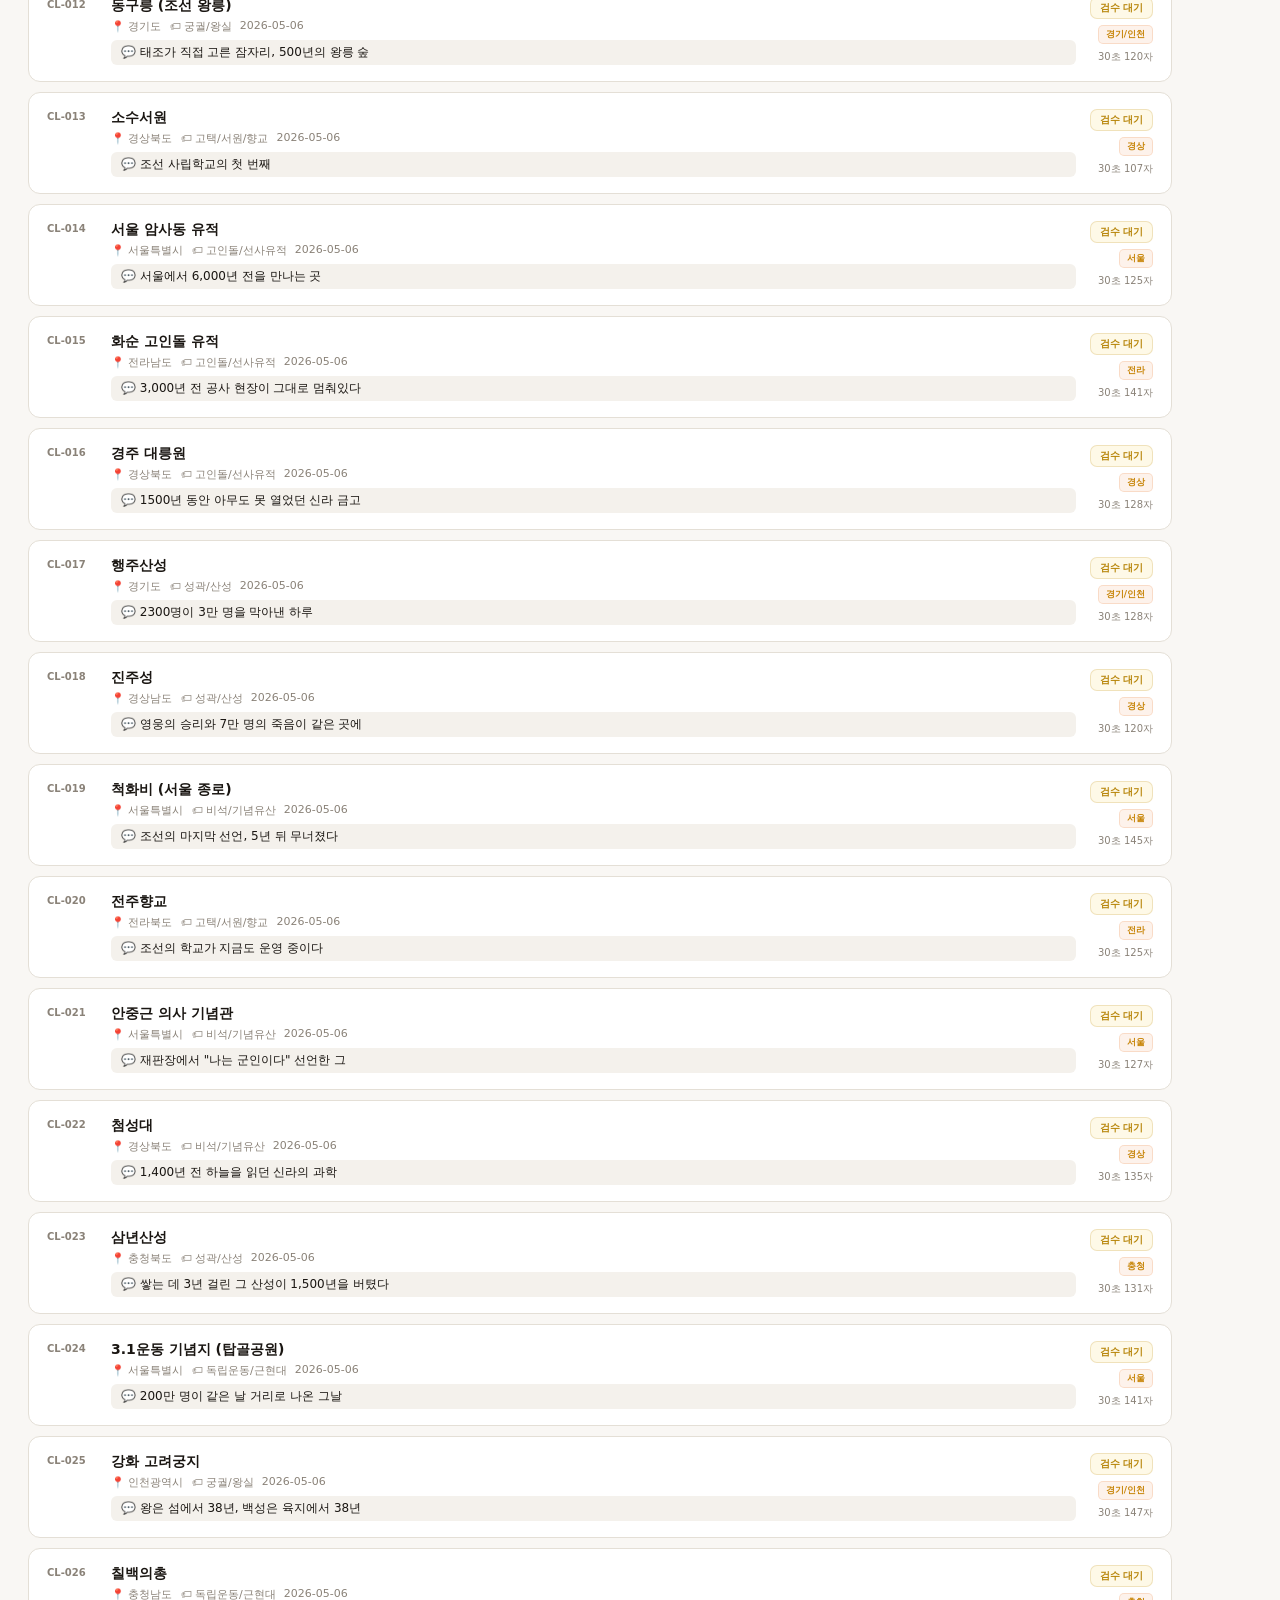
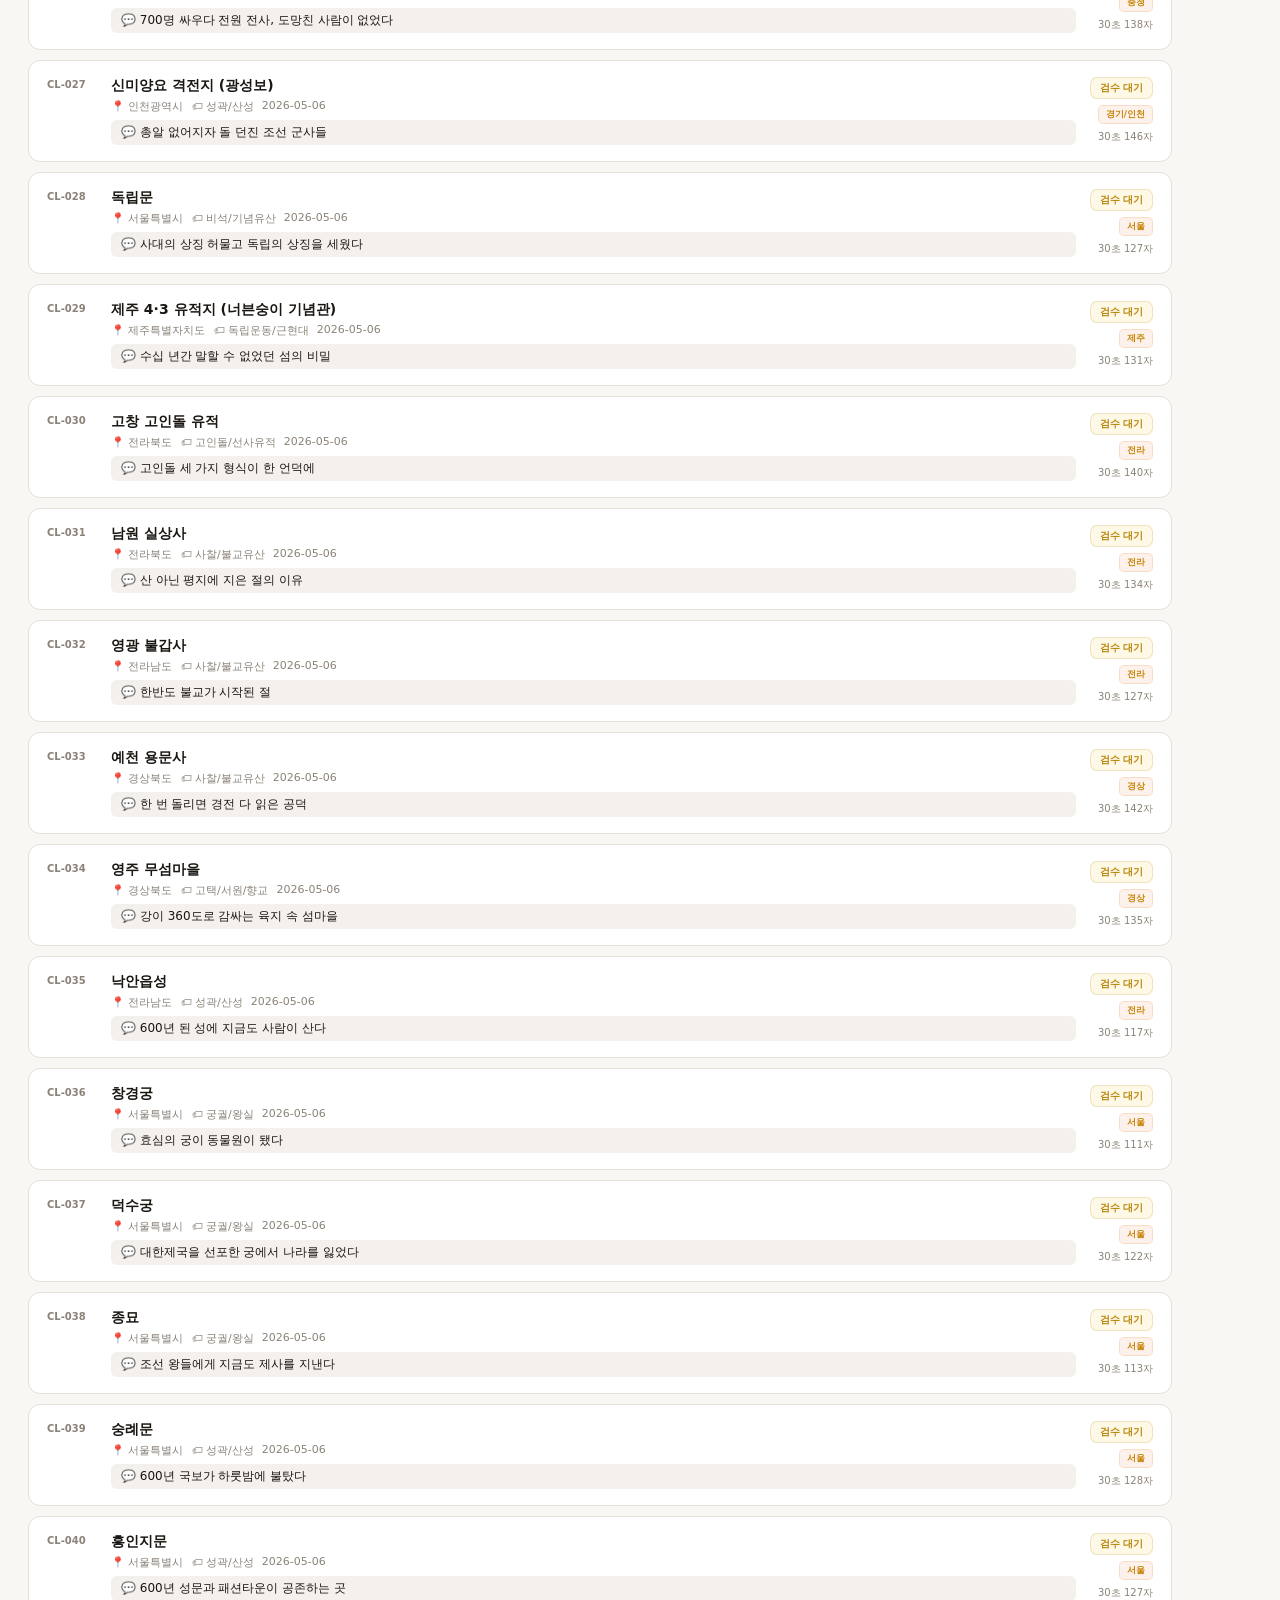
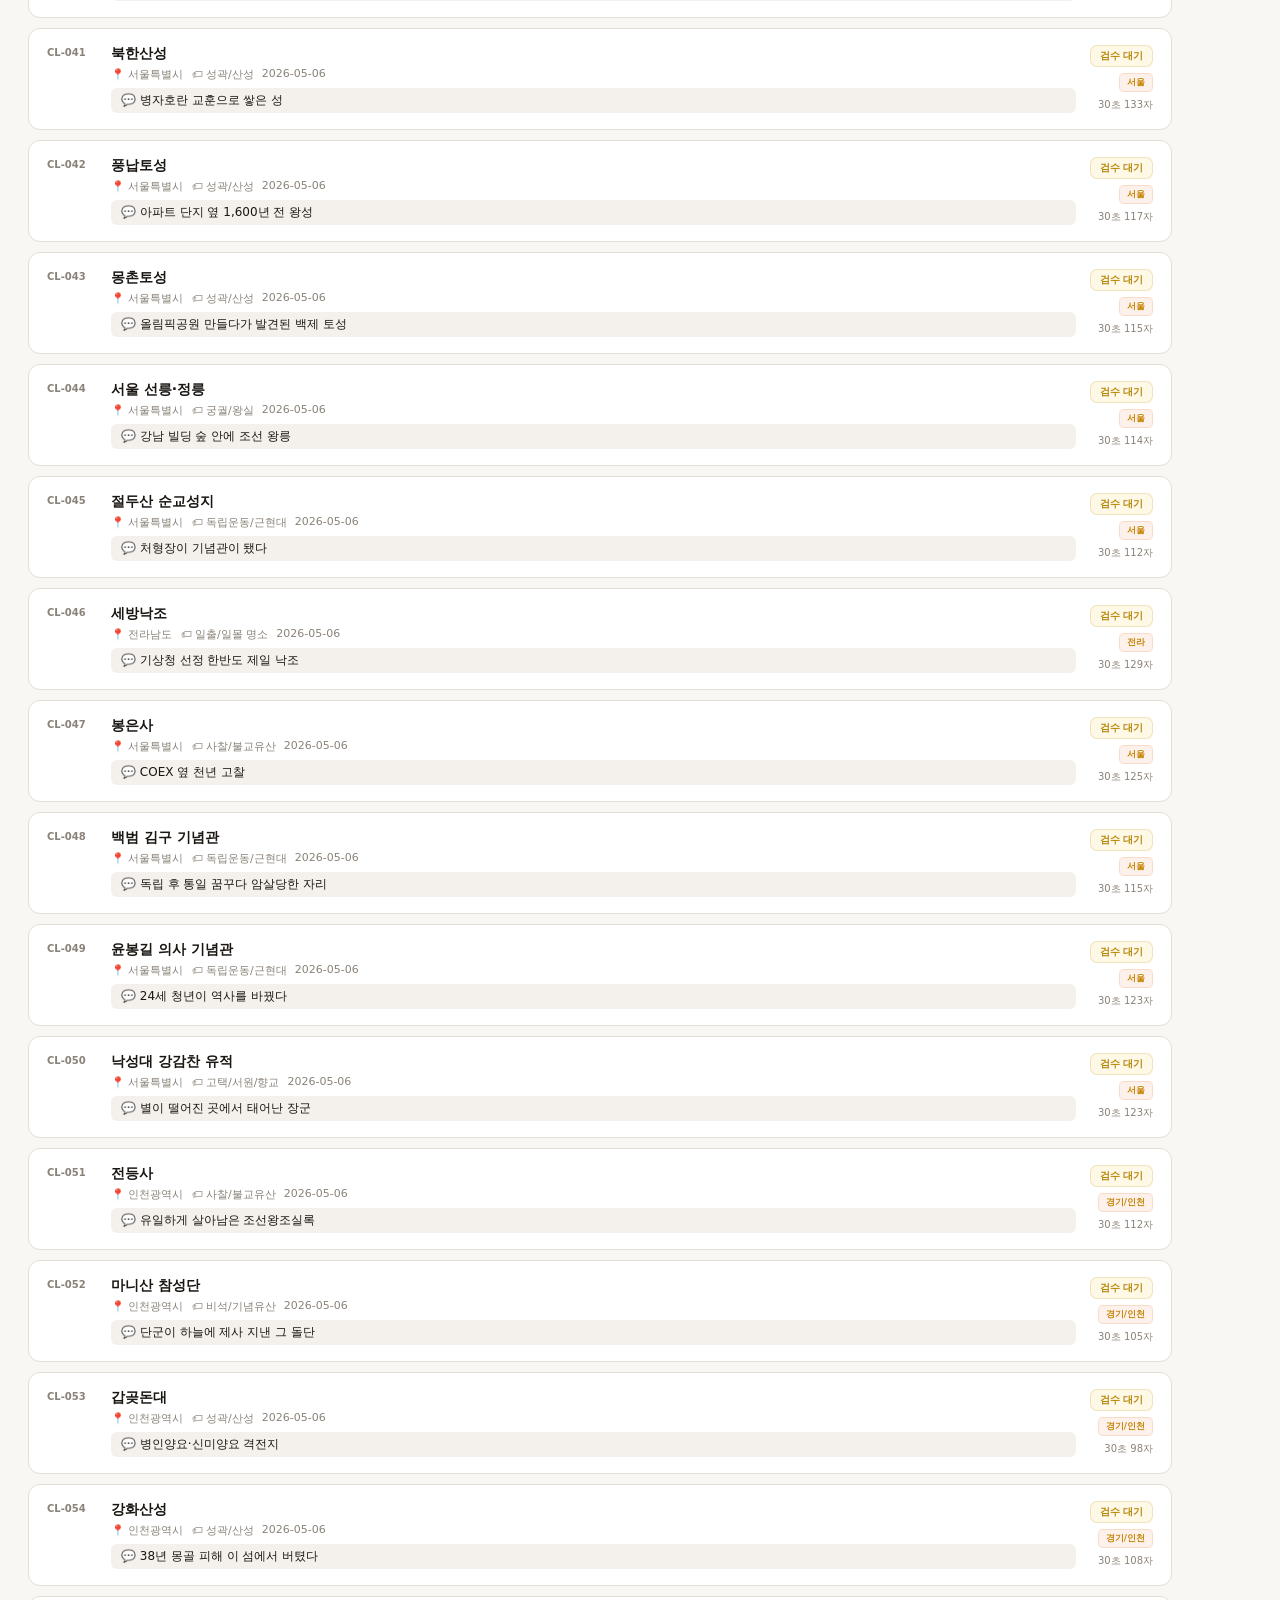
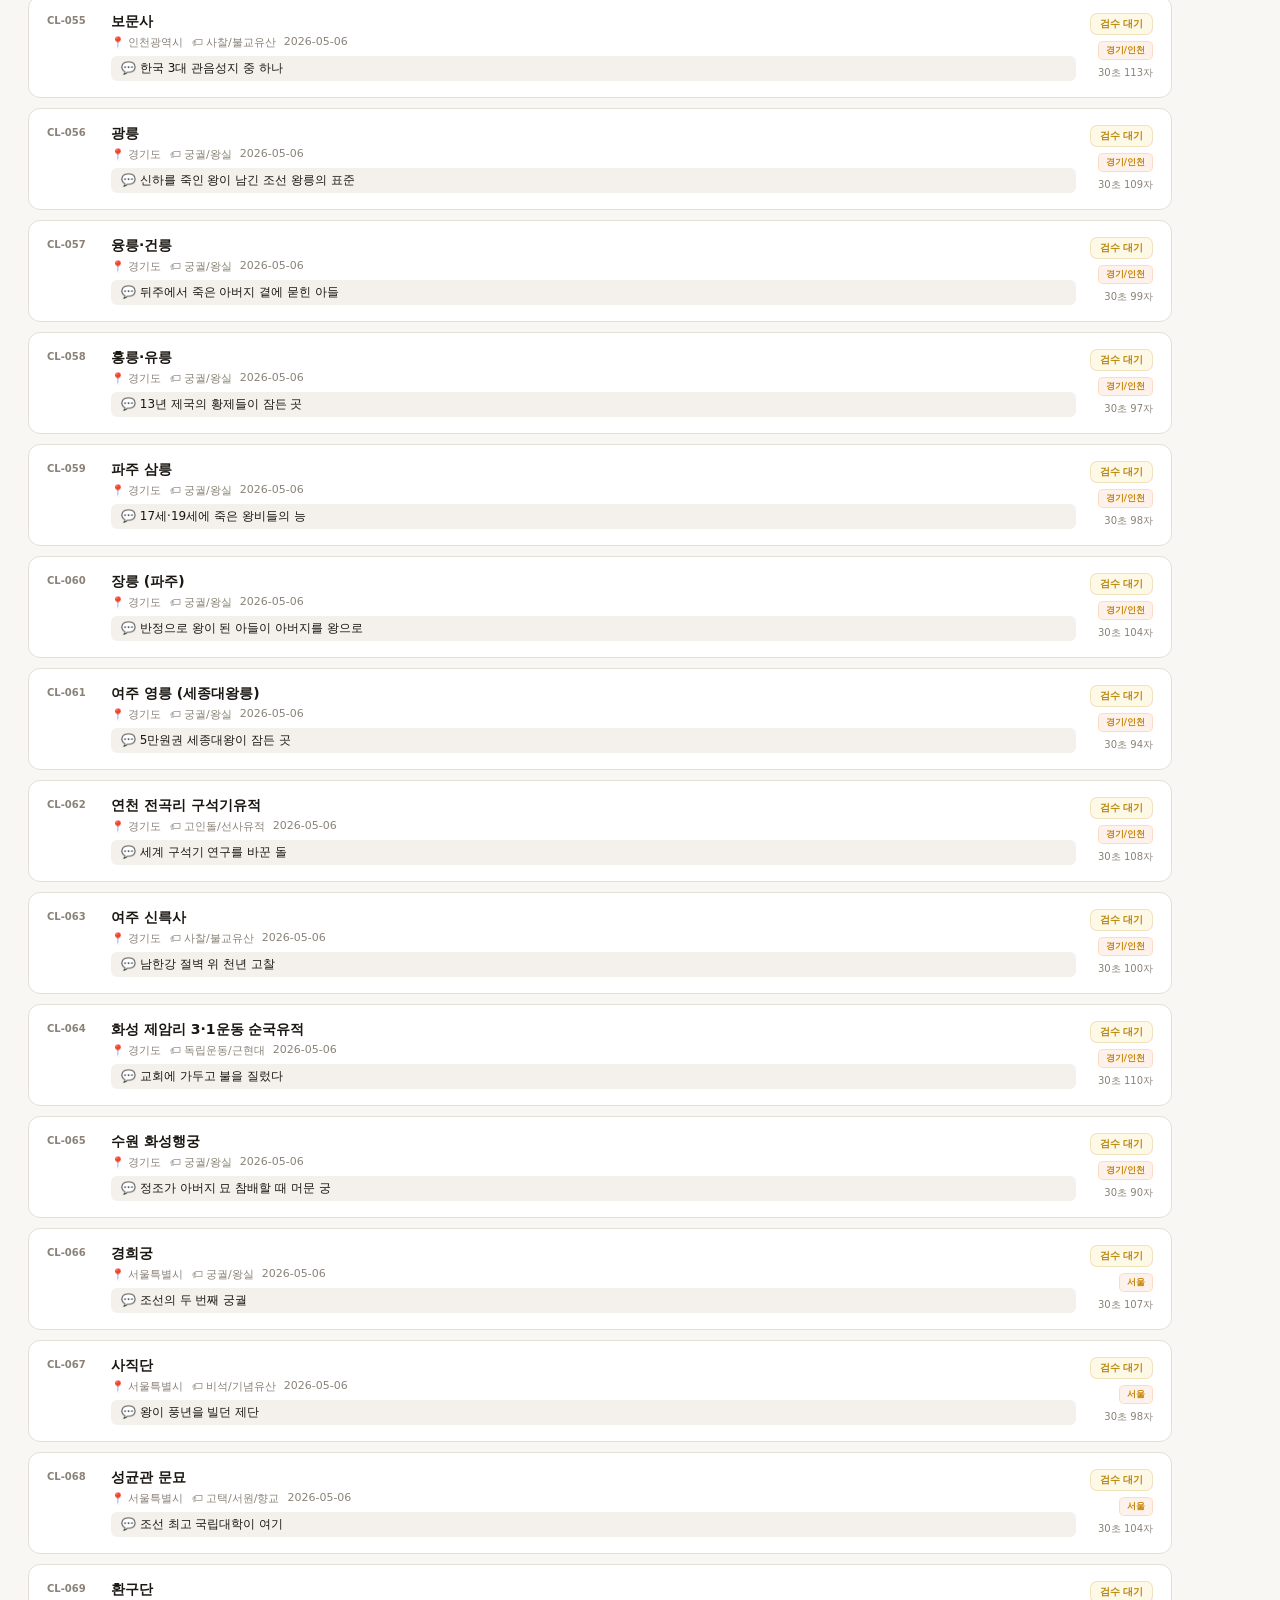
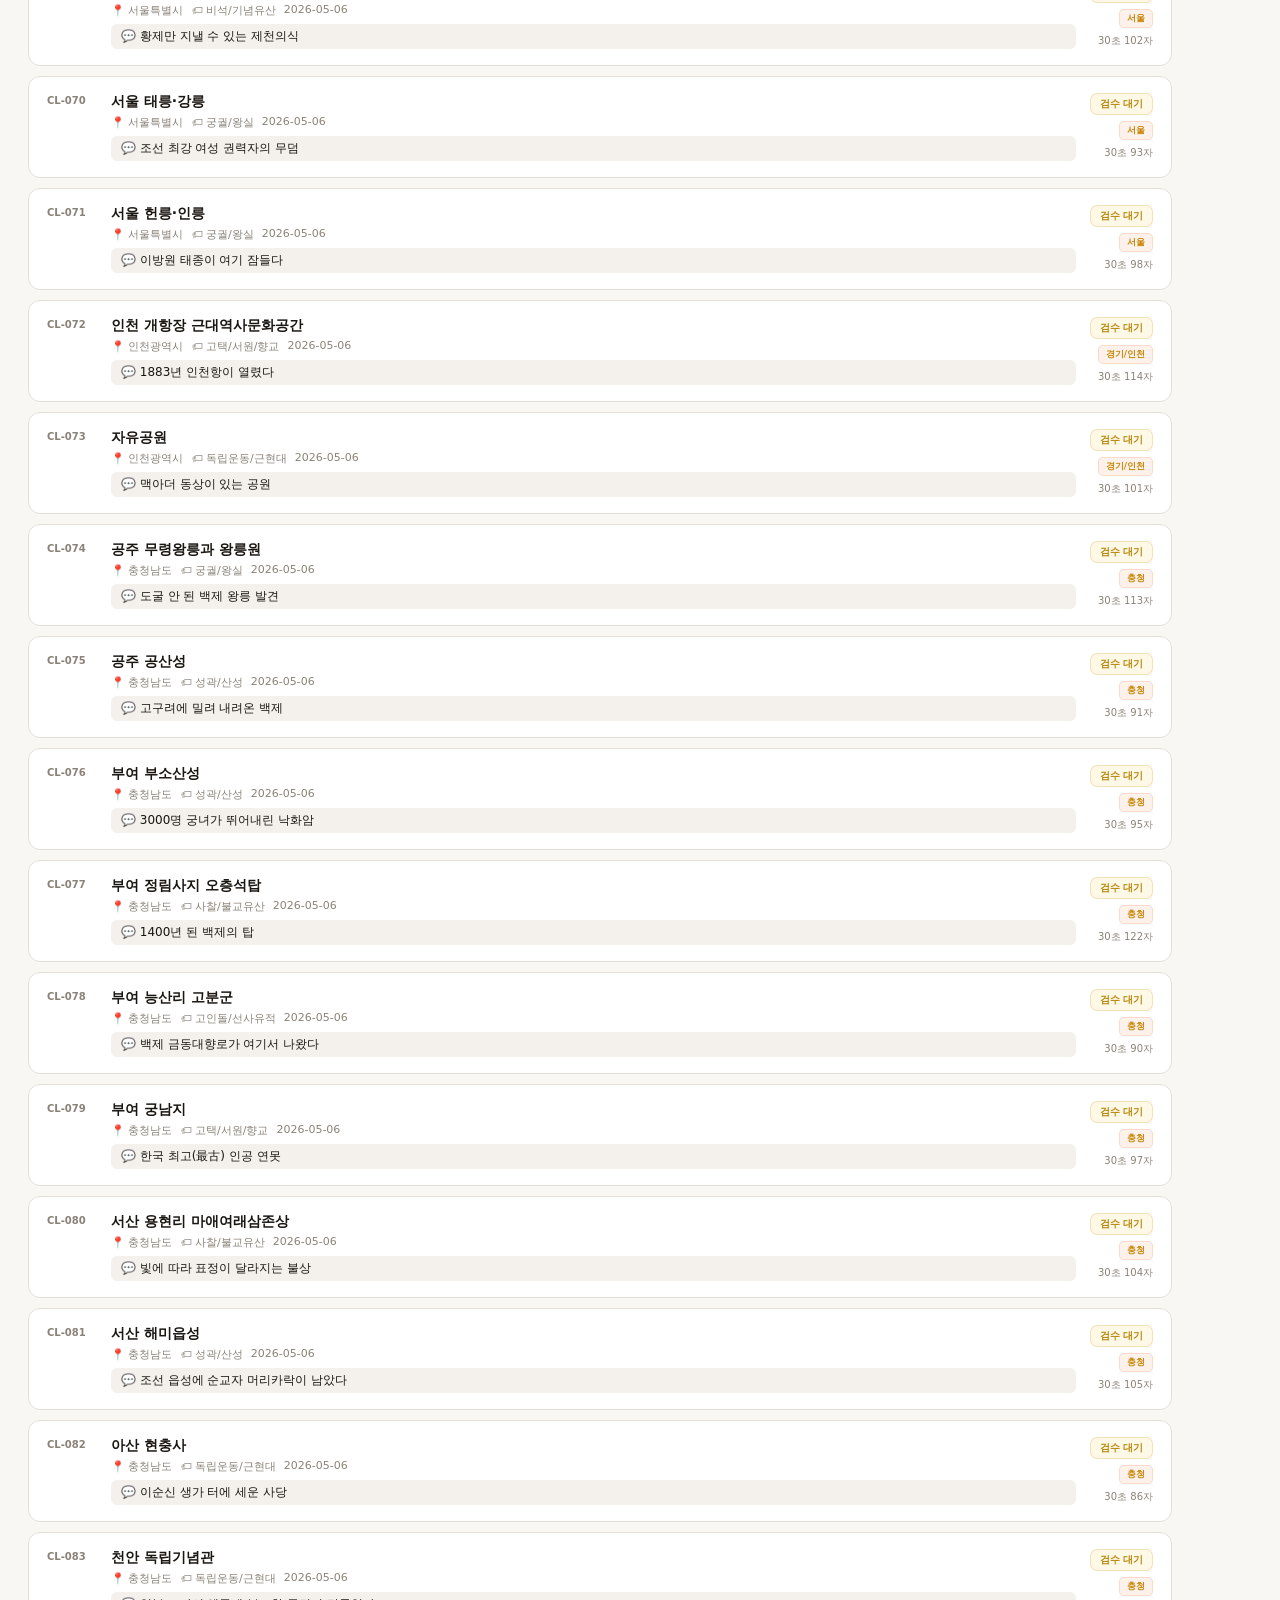
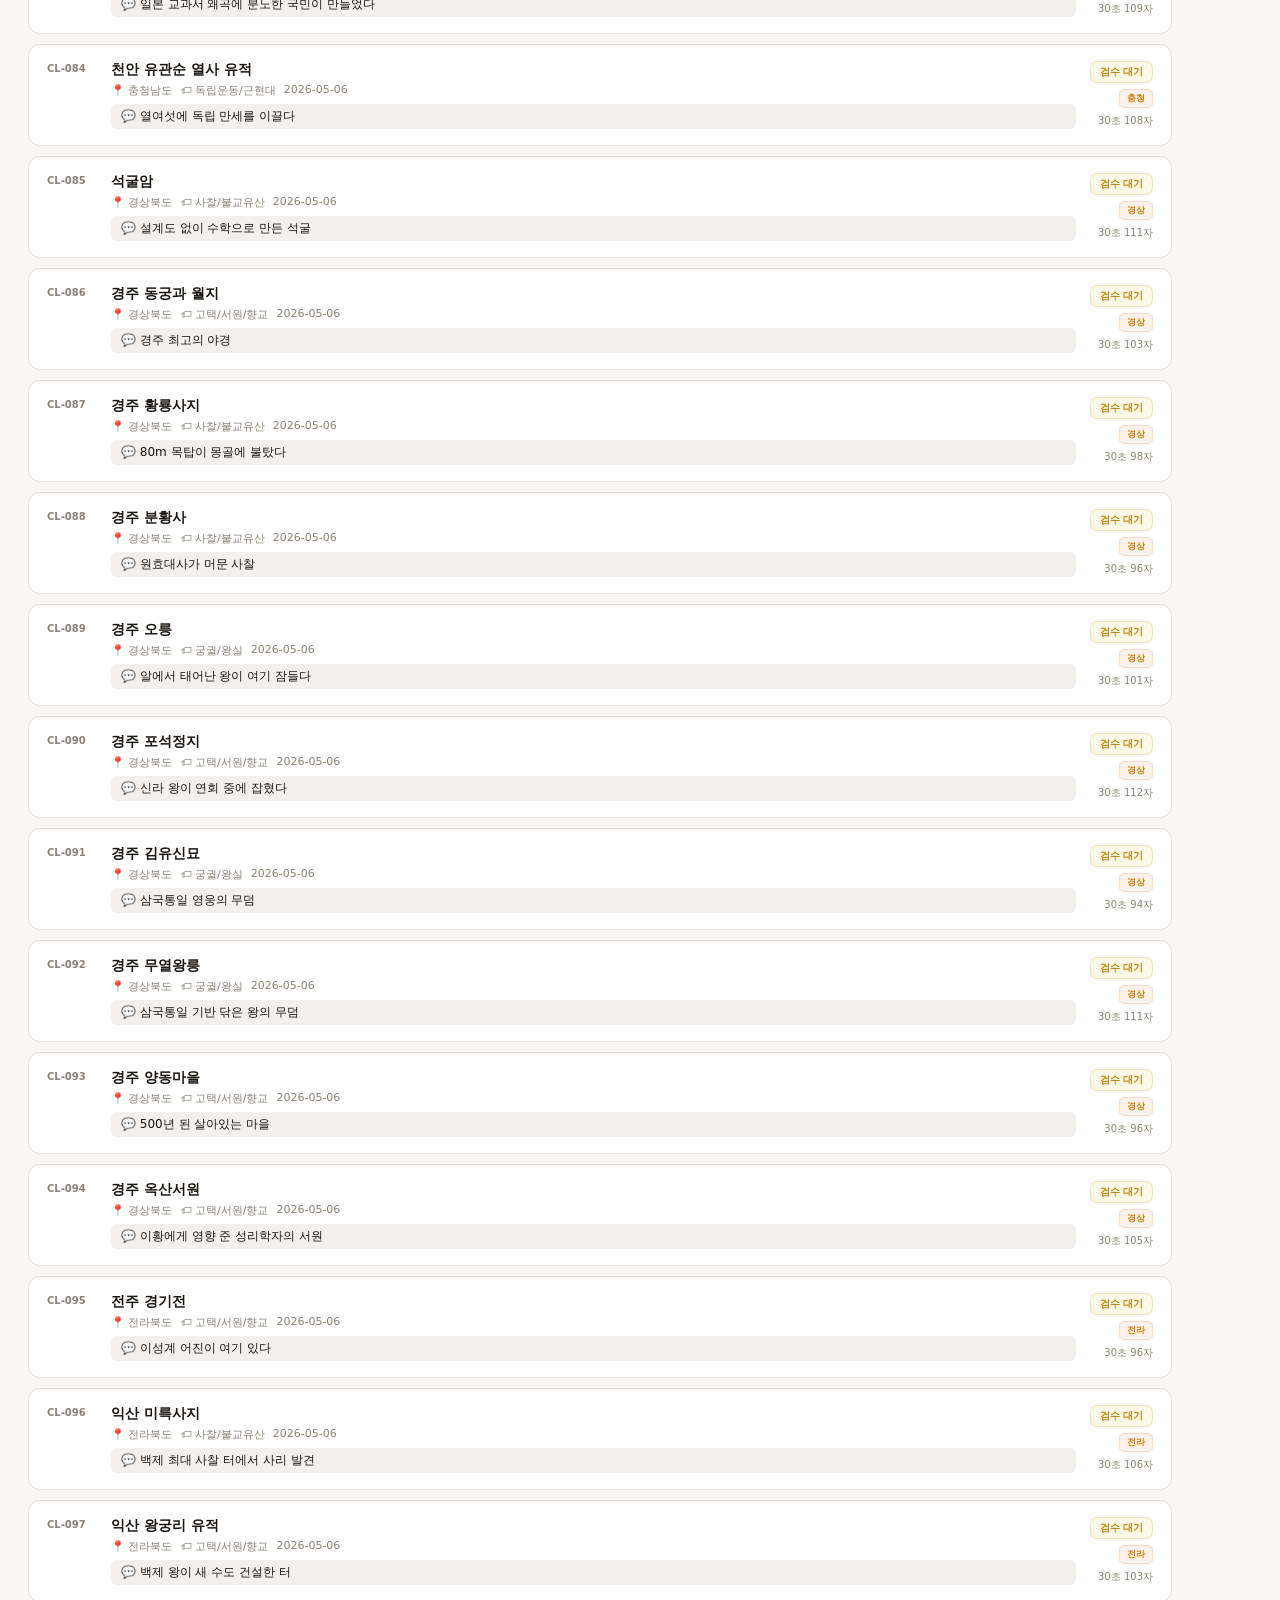
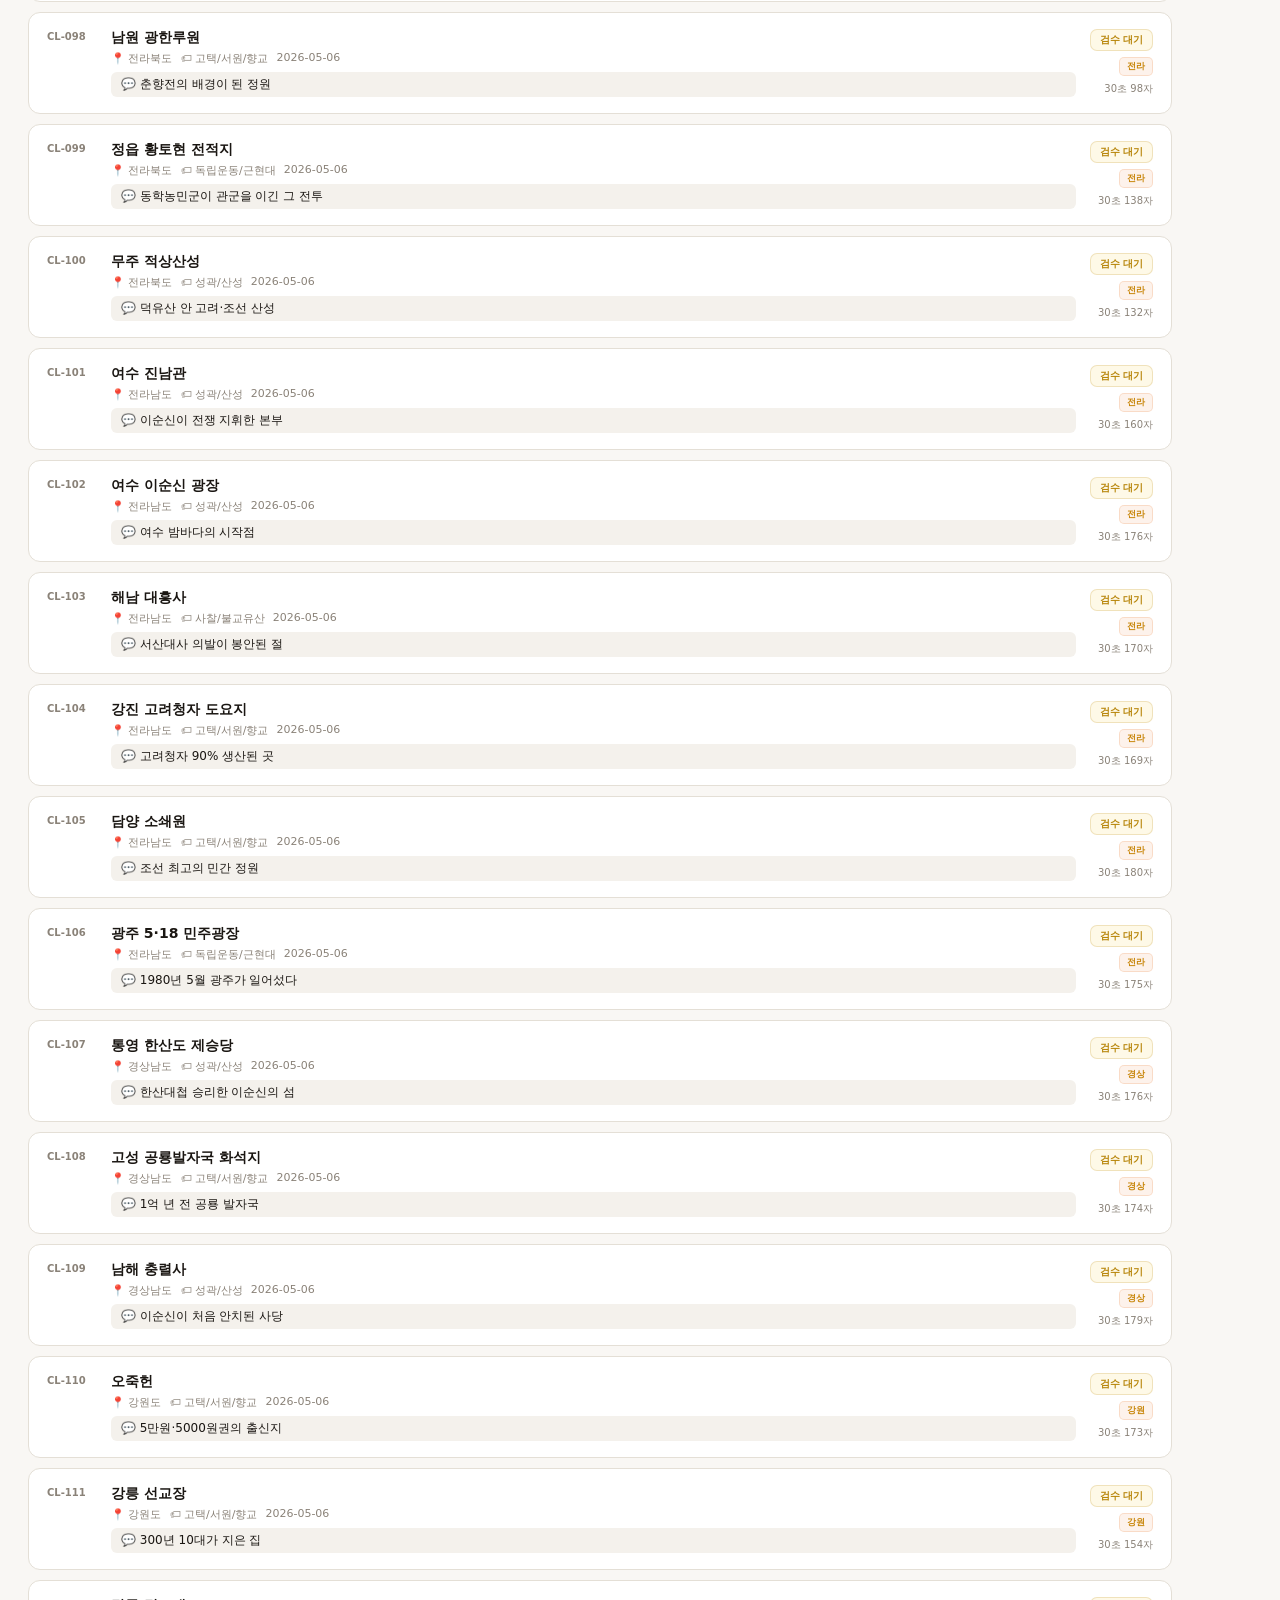
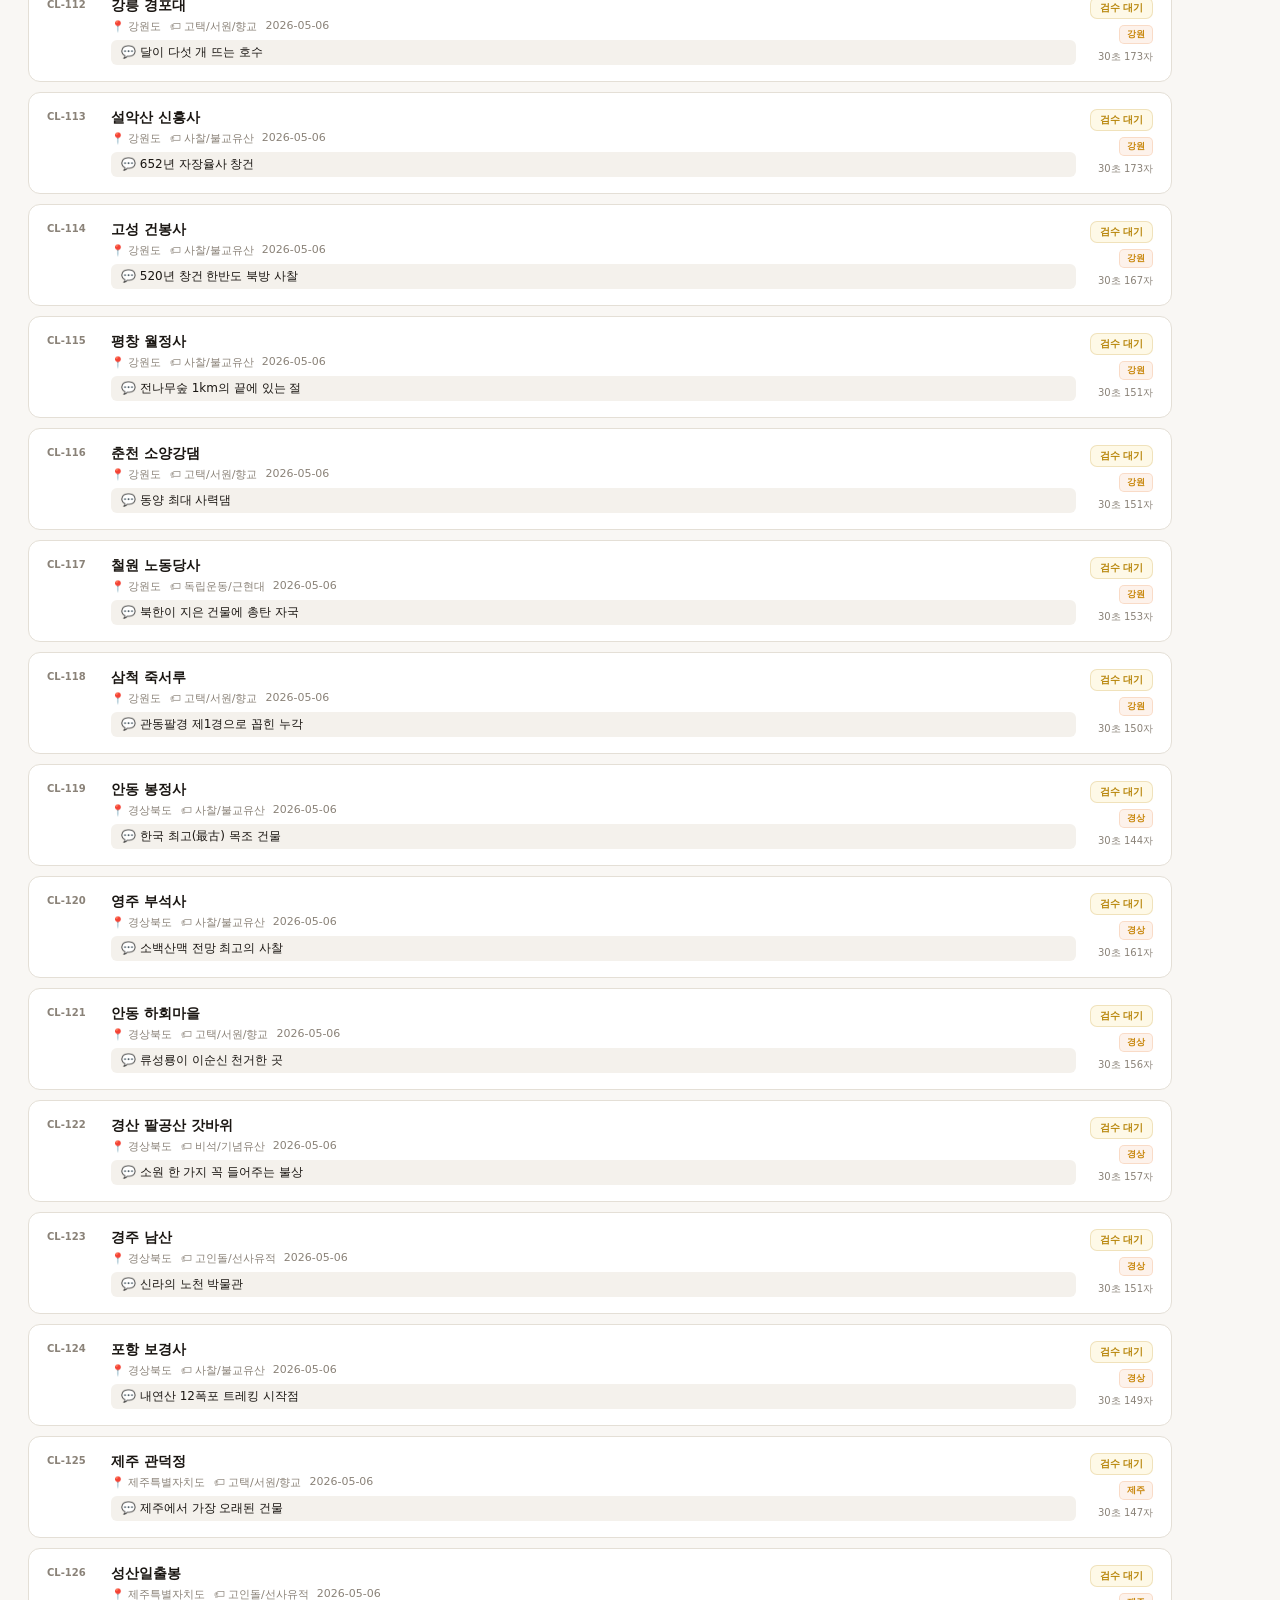
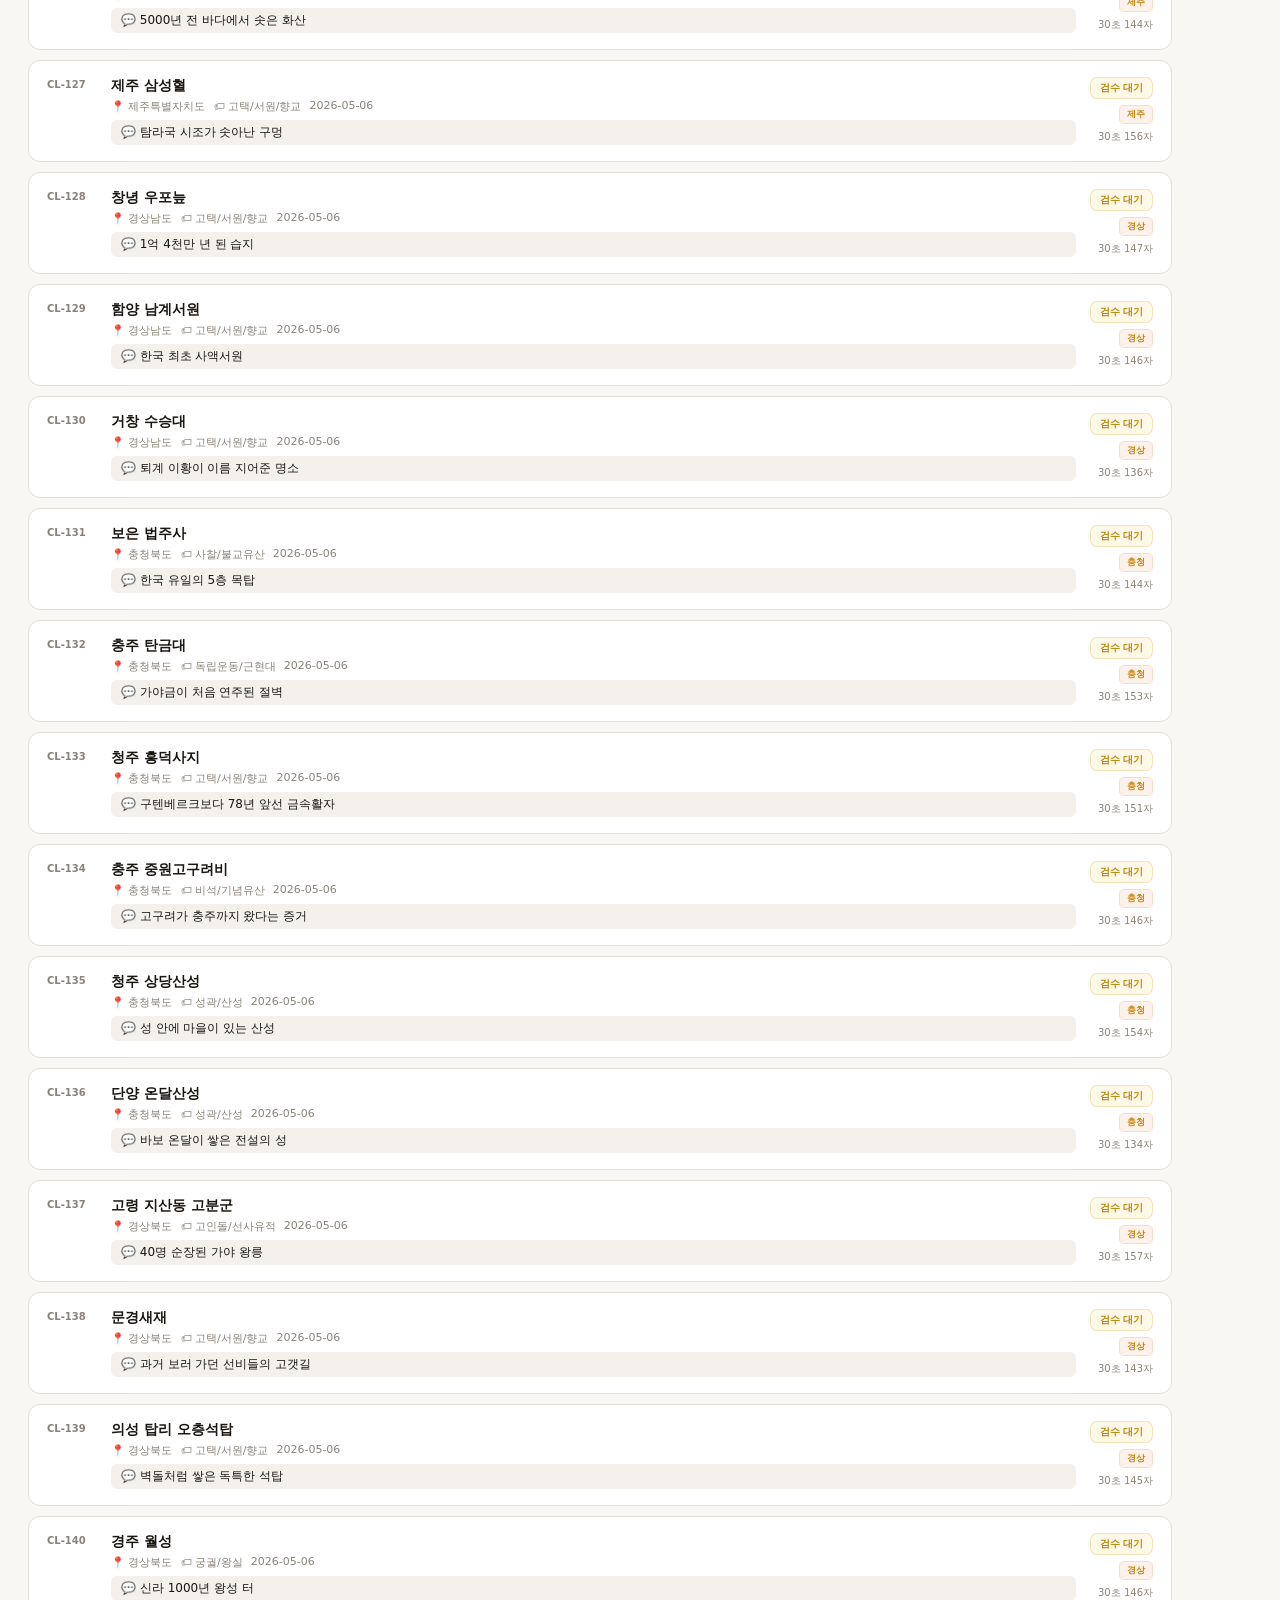
<file: admin/content-archive.html>
<!DOCTYPE html>
<html lang="ko">
<head>
<meta charset="UTF-8">
<meta name="viewport" content="width=device-width, initial-scale=1.0">
<title>GemKorea 콘텐츠 보관함</title>
<link rel="stylesheet" href="shared.css">
<style>
/* 필터 바 */
.filter-bar { display:flex; flex-direction:column; gap:10px; margin-bottom:16px; }
.filter-row { display:flex; gap:6px; flex-wrap:wrap; align-items:center; }
.filter-label { font-size:11px; font-weight:800; color:var(--muted); min-width:36px; }

.stab { padding:6px 14px; border-radius:20px; border:1.5px solid var(--border); background:var(--surface); font-size:12px; font-weight:700; cursor:pointer; color:var(--muted); transition:all .15s; }
.stab:hover { border-color:var(--gem); color:var(--gem); }
.stab.active { background:var(--gem); color:#fff; border-color:var(--gem); }
.stab.active-region { background:var(--orange); color:#fff; border-color:var(--orange); }
.stab-count { font-size:10px; margin-left:3px; opacity:.7; }

/* 검색창 */
.search-wrap { position:relative; margin-bottom:12px; }
.search-input { width:100%; padding:10px 14px 10px 36px; border:1.5px solid var(--border); border-radius:10px; background:var(--surface); font-size:13px; color:var(--text); box-sizing:border-box; }
.search-input:focus { outline:none; border-color:var(--gem); }
.search-icon { position:absolute; left:12px; top:50%; transform:translateY(-50%); color:var(--muted); font-size:14px; pointer-events:none; }
.result-count { font-size:11px; color:var(--muted); margin-bottom:8px; }

/* 콘텐츠 카드 목록 */
.content-list { display:flex; flex-direction:column; gap:10px; }
.content-card {
  background:var(--surface); border:1.5px solid var(--border);
  border-radius:12px; padding:16px 18px; cursor:pointer;
  transition:all .15s; display:flex; align-items:flex-start; gap:14px;
}
.content-card:hover { border-color:var(--gem); box-shadow:0 2px 12px rgba(30,58,138,.08); }
.content-card.selected { border-color:var(--gem); background:var(--gem-soft); }
.cc-id { font-size:10px; color:var(--muted); font-weight:700; min-width:50px; margin-top:2px; }
.cc-body { flex:1; min-width:0; }
.cc-name { font-size:14px; font-weight:900; margin-bottom:4px; }
.cc-meta { font-size:11px; color:var(--muted); margin-bottom:6px; display:flex; gap:8px; flex-wrap:wrap; }
.cc-hook { font-size:12px; color:var(--text); background:var(--surface2); border-radius:6px; padding:4px 10px; white-space:nowrap; overflow:hidden; text-overflow:ellipsis; max-width:100%; }
.cc-right { display:flex; flex-direction:column; align-items:flex-end; gap:6px; flex-shrink:0; }
.status-badge { font-size:10px; font-weight:700; padding:3px 9px; border-radius:7px; white-space:nowrap; }
.sb-review  { background:var(--yellow-soft); color:var(--yellow); border:1px solid rgba(184,134,11,.2); }
.sb-created { background:var(--green-soft);  color:var(--green);  border:1px solid rgba(74,140,92,.2); }
.sb-approved{ background:var(--gem-soft);    color:var(--gem);    border:1px solid rgba(30,58,138,.2); }
.sb-uploaded{ background:rgba(232,129,58,.1);color:var(--orange); border:1px solid rgba(232,129,58,.2); }
.sb-archived{ background:var(--surface2);    color:var(--muted);  border:1px solid var(--border); }

/* 지역 뱃지 */
.region-badge { font-size:9px; font-weight:700; padding:2px 7px; border-radius:5px; background:rgba(232,129,58,.1); color:var(--orange); border:1px solid rgba(232,129,58,.2); white-space:nowrap; }

/* 디테일 패널 */
.detail-panel {
  position:fixed; right:0; top:0; bottom:0; width:540px;
  background:var(--surface); border-left:1.5px solid var(--border);
  overflow-y:auto; z-index:200; transform:translateX(100%);
  transition:transform .25s ease; display:flex; flex-direction:column;
}
.detail-panel.open { transform:translateX(0); }
.dp-header {
  padding:16px 20px; border-bottom:1.5px solid var(--border);
  display:flex; align-items:center; gap:10px; position:sticky; top:0;
  background:var(--surface); z-index:10;
}
.dp-close { width:28px; height:28px; border-radius:50%; background:var(--surface2); border:1px solid var(--border); cursor:pointer; display:flex; align-items:center; justify-content:center; font-size:14px; color:var(--muted); margin-left:auto; }
.dp-title { font-size:16px; font-weight:900; }
.dp-body { padding:20px; flex:1; }

.dp-section { margin-bottom:20px; }
.dp-section-title { font-size:11px; font-weight:800; text-transform:uppercase; letter-spacing:1px; color:var(--muted); margin-bottom:8px; padding-bottom:6px; border-bottom:1px solid var(--border); }

.script-box { background:var(--surface2); border:1px solid var(--border); border-radius:10px; padding:14px; font-size:13px; line-height:1.8; color:var(--text); white-space:pre-wrap; }
.char-count { font-size:10px; color:var(--muted); margin-top:4px; text-align:right; }

.hook-list { display:flex; flex-direction:column; gap:6px; }
.hook-item { background:var(--surface2); border:1px solid var(--border); border-radius:8px; padding:8px 12px; font-size:12px; font-weight:600; display:flex; align-items:center; gap:8px; }
.hook-num { width:20px; height:20px; border-radius:50%; background:var(--gem-soft); color:var(--gem); font-size:10px; font-weight:900; display:flex; align-items:center; justify-content:center; flex-shrink:0; }

.thumb-list { display:grid; grid-template-columns:1fr 1fr; gap:6px; }
.thumb-item { background:var(--surface2); border:1px solid var(--border); border-radius:8px; padding:8px 10px; font-size:11px; font-weight:700; text-align:center; }

/* 캡션 영역 */
.caption-grid { display:flex; flex-direction:column; gap:10px; }
.caption-item { background:var(--surface2); border:1px solid var(--border); border-radius:10px; overflow:hidden; }
.caption-header {
  display:flex; align-items:center; justify-content:space-between;
  padding:8px 12px; border-bottom:1px solid var(--border);
  background:var(--surface);
}
.caption-platform-row { display:flex; align-items:center; gap:6px; }
.caption-platform { font-size:11px; font-weight:800; color:var(--text); }
.caption-actions { display:flex; gap:4px; }
.cap-btn {
  padding:3px 10px; border-radius:6px; font-size:10px; font-weight:700;
  cursor:pointer; border:none; transition:all .15s; text-decoration:none;
  display:inline-flex; align-items:center; gap:3px;
}
.cap-btn-link { background:var(--gem-soft); color:var(--gem); }
.cap-btn-link:hover { background:var(--gem); color:#fff; }
.cap-btn-copy { background:var(--surface2); color:var(--muted); border:1px solid var(--border); }
.cap-btn-copy:hover { border-color:var(--green); color:var(--green); }
.caption-text { padding:10px 12px; font-size:12px; line-height:1.7; color:var(--text); }

.hashtag-groups { display:flex; flex-direction:column; gap:8px; }
.hashtag-group-title { font-size:10px; font-weight:700; color:var(--muted); margin-bottom:4px; }
.hashtag-wrap { display:flex; gap:4px; flex-wrap:wrap; }
.hashtag { font-size:10px; padding:2px 8px; border-radius:6px; background:var(--gem-soft); color:var(--gem); font-weight:600; cursor:pointer; }
.hashtag:hover { background:var(--gem); color:#fff; }

.map-card-box { background:var(--surface2); border-radius:10px; padding:12px; font-size:13px; font-weight:700; line-height:1.6; }

.dp-actions { display:flex; gap:8px; padding:16px 20px; border-top:1.5px solid var(--border); background:var(--surface); position:sticky; bottom:0; }
.dp-btn { flex:1; padding:10px; border-radius:10px; font-size:12px; font-weight:700; cursor:pointer; border:none; transition:all .15s; }
.dp-btn-approve { background:var(--green); color:#fff; }
.dp-btn-approve:hover { opacity:.88; }
.dp-btn-archive { background:var(--surface2); color:var(--muted); border:1.5px solid var(--border); }
.dp-btn-archive:hover { border-color:var(--red); color:var(--red); }

/* 오버레이 */
.overlay { position:fixed; inset:0; background:rgba(0,0,0,.2); z-index:190; display:none; }
.overlay.show { display:block; }

.empty { text-align:center; padding:48px; color:var(--muted); font-size:13px; }

/* toast */
.toast { position:fixed; bottom:24px; left:50%; transform:translateX(-50%); background:#1e3a8a; color:#fff; padding:8px 20px; border-radius:20px; font-size:12px; font-weight:700; z-index:999; opacity:0; transition:opacity .2s; pointer-events:none; }
.toast.show { opacity:1; }
</style>
</head>
<body>

<div class="nav">
  <a href="../admin.html" style="text-decoration:none;"><div class="nav-logo">GemKorea <small>ADMIN</small></div></a>
  <span class="nav-sep">/</span>
  <span class="nav-page">🎬 콘텐츠 보관함</span>
  <div class="nav-spacer"></div>
  <span class="nav-time" id="now-time"></span>
  <a href="../index.html" class="nav-link">🗺️ 지도</a>
  <a href="../admin.html" class="nav-link">🏠 홈</a>
</div>

<div class="page-wrap">

  <!-- KPI -->
  <div class="grid g4" style="margin-bottom:16px;">
    <div class="card"><div class="kpi" id="kpi-total" style="color:var(--gem)">0</div><div class="kpi-label">전체 콘텐츠</div></div>
    <div class="card"><div class="kpi" id="kpi-review" style="color:var(--yellow)">0</div><div class="kpi-label">검수 대기</div></div>
    <div class="card"><div class="kpi" id="kpi-approved" style="color:var(--green)">0</div><div class="kpi-label">승인됨</div></div>
    <div class="card"><div class="kpi" id="kpi-uploaded" style="color:var(--orange)">0</div><div class="kpi-label">업로드 완료</div></div>
  </div>

  <!-- 필터 바 -->
  <div class="filter-bar">
    <!-- 상태 탭 -->
    <div class="filter-row">
      <span class="filter-label">상태</span>
      <button class="stab active" data-status="all" onclick="filterStatus(this)">전체 <span class="stab-count" id="cnt-all"></span></button>
      <button class="stab" data-status="review_pending" onclick="filterStatus(this)">검수 대기 <span class="stab-count" id="cnt-review"></span></button>
      <button class="stab" data-status="created" onclick="filterStatus(this)">생성 완료 <span class="stab-count" id="cnt-created"></span></button>
      <button class="stab" data-status="approved" onclick="filterStatus(this)">승인됨 <span class="stab-count" id="cnt-approved"></span></button>
      <button class="stab" data-status="uploaded" onclick="filterStatus(this)">업로드 <span class="stab-count" id="cnt-uploaded"></span></button>
      <button class="stab" data-status="archived" onclick="filterStatus(this)">보관 <span class="stab-count" id="cnt-archived"></span></button>
    </div>
    <!-- 지역 탭 -->
    <div class="filter-row">
      <span class="filter-label">지역</span>
      <button class="stab active-region" data-region="all" onclick="filterRegion(this)">전체</button>
      <button class="stab" data-region="서울" onclick="filterRegion(this)">서울</button>
      <button class="stab" data-region="경기/인천" onclick="filterRegion(this)">경기·인천</button>
      <button class="stab" data-region="강원" onclick="filterRegion(this)">강원</button>
      <button class="stab" data-region="충청" onclick="filterRegion(this)">충청</button>
      <button class="stab" data-region="전라" onclick="filterRegion(this)">전라</button>
      <button class="stab" data-region="경상" onclick="filterRegion(this)">경상</button>
      <button class="stab" data-region="제주" onclick="filterRegion(this)">제주</button>
    </div>
  </div>

  <!-- 검색 -->
  <div class="search-wrap">
    <span class="search-icon">🔍</span>
    <input class="search-input" id="search-input" type="text" placeholder="장소명 또는 지역으로 검색..." oninput="render()">
  </div>

  <div class="result-count" id="result-count"></div>
  <div class="content-list" id="content-list"></div>

</div>

<!-- 디테일 패널 -->
<div class="overlay" id="overlay" onclick="closeDetail()"></div>
<div class="detail-panel" id="detail-panel">
  <div class="dp-header">
    <div>
      <div class="dp-title" id="dp-name"></div>
      <div style="font-size:11px;color:var(--muted);margin-top:2px;" id="dp-meta"></div>
    </div>
    <button class="dp-close" onclick="closeDetail()">✕</button>
  </div>
  <div class="dp-body" id="dp-body"></div>
  <div class="dp-actions" id="dp-actions"></div>
</div>

<div class="toast" id="toast"></div>

<script>
let library = [], heritageMap = {}, currentStatus = 'all', currentRegion = 'all', selectedId = null;

const STATUS_LABEL = {
  review_pending: '검수 대기', created: '생성 완료',
  approved: '승인됨', uploaded: '업로드', archived: '보관'
};
const STATUS_CLASS = {
  review_pending: 'sb-review', created: 'sb-created',
  approved: 'sb-approved', uploaded: 'sb-uploaded', archived: 'sb-archived'
};

// 지역 그루핑
const REGION_MAP = {
  '서울': ['서울특별시'],
  '경기/인천': ['경기도','인천광역시'],
  '강원': ['강원도','강원특별자치도'],
  '충청': ['충청북도','충청남도','대전광역시','세종특별자치시'],
  '전라': ['전라북도','전북특별자치도','전라남도','광주광역시'],
  '경상': ['경상북도','경상남도','대구광역시','부산광역시','울산광역시'],
  '제주': ['제주특별자치도']
};

// 플랫폼 링크
const PLATFORM_LINKS = {
  youtube:      { label:'📺 YouTube',  color:'#ff0000', url:'https://studio.youtube.com/' },
  instagram:    { label:'📸 Instagram',color:'#e1306c', url:'https://www.instagram.com/create/select/' },
  tiktok:       { label:'🎵 TikTok',   color:'#000',    url:'https://www.tiktok.com/upload' },
  xiaohongshu:  { label:'🌸 小红书',   color:'#ff2442', url:'https://creator.xiaohongshu.com/creator/home' }
};

function regionOf(r) {
  if (!r) return 'etc';
  for (const [key, vals] of Object.entries(REGION_MAP)) {
    if (vals.some(v => r.includes(v.replace('특별자치도','').replace('특별자치시','').replace('광역시','').replace('특별시','').replace('도','').replace('시','')
        || r === v || r.includes(v.slice(0,2))))) return key;
    if (vals.includes(r)) return key;
  }
  // 부분 매칭 fallback
  if (r.includes('서울')) return '서울';
  if (r.includes('경기') || r.includes('인천')) return '경기/인천';
  if (r.includes('강원')) return '강원';
  if (r.includes('충청') || r.includes('대전') || r.includes('세종')) return '충청';
  if (r.includes('전라') || r.includes('전북') || r.includes('광주')) return '전라';
  if (r.includes('경상') || r.includes('대구') || r.includes('부산') || r.includes('울산')) return '경상';
  if (r.includes('제주')) return '제주';
  return 'etc';
}

async function load() {
  try {
    const [libRes, hRes] = await Promise.all([
      fetch('../content/library.json'),
      fetch('../data/heritage_all.json')
    ]);
    const libData = await libRes.json();
    library = libData.contents || [];
    const heritage = await hRes.json();
    heritage.forEach(h => { heritageMap[h.place_id] = h; });
  } catch(e) { library = []; }
  render();
}

function getFiltered() {
  const q = (document.getElementById('search-input')?.value||'').trim().toLowerCase();
  return library.filter(c => {
    const statusOk = currentStatus === 'all' || c.content_status === currentStatus;
    const regionOk = currentRegion === 'all' || regionOf(c.region) === currentRegion;
    const searchOk = !q || c.place_name?.toLowerCase().includes(q) || c.region?.toLowerCase().includes(q);
    return statusOk && regionOk && searchOk;
  });
}

function render() {
  const filtered = getFiltered();

  // KPI
  document.getElementById('kpi-total').textContent = library.length;
  document.getElementById('kpi-review').textContent = library.filter(c=>c.content_status==='review_pending').length;
  document.getElementById('kpi-approved').textContent = library.filter(c=>c.content_status==='approved').length;
  document.getElementById('kpi-uploaded').textContent = library.filter(c=>c.content_status==='uploaded').length;

  // 탭 카운트 (상태별)
  const counts = {};
  library.forEach(c => { counts[c.content_status] = (counts[c.content_status]||0)+1; });
  document.getElementById('cnt-all').textContent = library.length;
  document.getElementById('cnt-review').textContent = counts['review_pending']||0;
  document.getElementById('cnt-created').textContent = counts['created']||0;
  document.getElementById('cnt-approved').textContent = counts['approved']||0;
  document.getElementById('cnt-uploaded').textContent = counts['uploaded']||0;
  document.getElementById('cnt-archived').textContent = counts['archived']||0;

  // 결과 카운트
  const rc = document.getElementById('result-count');
  if (rc) rc.textContent = filtered.length + '개 콘텐츠';

  // 목록
  const list = document.getElementById('content-list');
  if (!filtered.length) {
    list.innerHTML = '<div class="empty">🎬 해당 콘텐츠가 없습니다</div>';
    return;
  }
  list.innerHTML = filtered.map(c => `
    <div class="content-card${c.id===selectedId?' selected':''}" onclick="openDetail('${c.id}')">
      <div class="cc-id">${c.id}</div>
      <div class="cc-body">
        <div class="cc-name">${c.place_name}</div>
        <div class="cc-meta">
          <span>📍 ${c.region||''}</span>
          <span>🏷 ${c.category_sub||''}</span>
          <span style="color:var(--muted);">${c.generated_at?.slice(0,10)||'—'}</span>
        </div>
        <div class="cc-hook">💬 ${c.hooks?.[0]||'후킹 없음'}</div>
      </div>
      <div class="cc-right">
        <span class="status-badge ${STATUS_CLASS[c.content_status]||'sb-review'}">${STATUS_LABEL[c.content_status]||c.content_status}</span>
        <span class="region-badge">${regionOf(c.region)||'기타'}</span>
        <span style="font-size:10px;color:var(--muted);">30초 ${c.script_30s?.length||0}자</span>
      </div>
    </div>`).join('');
}

function filterStatus(el) {
  currentStatus = el.dataset.status;
  document.querySelectorAll('.filter-row:first-child .stab').forEach(b => b.classList.remove('active'));
  el.classList.add('active');
  render();
}

function filterRegion(el) {
  currentRegion = el.dataset.region;
  document.querySelectorAll('[data-region]').forEach(b => b.classList.remove('active-region'));
  el.classList.add('active-region');
  render();
}

function captionHtml(platform, text, videoUrl) {
  const info = PLATFORM_LINKS[platform];
  if (!info || !text) return '';
  const linkUrl = videoUrl || info.url;
  return `
    <div class="caption-item">
      <div class="caption-header">
        <div class="caption-platform-row">
          <span class="caption-platform">${info.label}</span>
        </div>
        <div class="caption-actions">
          <a class="cap-btn cap-btn-link" href="${linkUrl}" target="_blank" rel="noopener">🔗 열기</a>
          <button class="cap-btn cap-btn-copy" onclick="copyText(this, \`${text.replace(/`/g,"'")}\`)">📋 복사</button>
        </div>
      </div>
      <div class="caption-text">${text}</div>
    </div>`;
}

function copyText(btn, text) {
  navigator.clipboard.writeText(text).then(() => {
    showToast('📋 복사됐습니다!');
    btn.textContent = '✓ 복사됨';
    setTimeout(() => btn.textContent = '📋 복사', 1500);
  });
}

function showToast(msg) {
  const t = document.getElementById('toast');
  t.textContent = msg;
  t.classList.add('show');
  setTimeout(() => t.classList.remove('show'), 1800);
}

function openDetail(id) {
  selectedId = id;
  render();
  const c = library.find(x => x.id === id);
  if (!c) return;

  document.getElementById('dp-name').textContent = c.place_name;
  document.getElementById('dp-meta').textContent = c.id + ' · ' + (c.region||'') + ' · ' + (c.category_sub||'');

  const cl = c.content_link || {};
  const hPlace = heritageMap[c.place_id] || {};
  // library.json source_urls 우선, 없으면 heritage_all.json source_urls 사용
  const libUrls = (c.source_urls || []).filter(u => u && u.startsWith('http'));
  const hUrls = (hPlace.source_urls || []).filter(u => u && u.startsWith('http'));
  // 중복 제거 후 합치기
  const allUrls = [...new Set([...libUrls, ...hUrls])];
  const sourceUrls = allUrls;

  document.getElementById('dp-body').innerHTML = `
    <div class="dp-section">
      <div class="dp-section-title">📍 기본 정보</div>
      <div style="display:flex;gap:6px;flex-wrap:wrap;margin-bottom:8px;">
        <span class="status-badge ${STATUS_CLASS[c.content_status]||'sb-review'}">${STATUS_LABEL[c.content_status]||c.content_status}</span>
        <span class="region-badge">${regionOf(c.region)||'기타'}</span>
        <span class="badge bb">${c.category_sub||''}</span>
        <span class="badge" style="background:var(--surface2);color:var(--muted);">생성: ${c.generated_at?.slice(0,10)||'—'}</span>
      </div>
      ${c.map_card_intro ? `<div class="map-card-box">🗺️ 지도 카드: ${c.map_card_intro}</div>` : ''}
      ${sourceUrls.length ? `
      <div style="margin-top:10px;">
        <div style="font-size:10px;font-weight:800;color:var(--muted);margin-bottom:6px;">🔗 조사 출처</div>
        <div style="display:flex;flex-direction:column;gap:5px;">
          ${sourceUrls.map(u => {
            let domain = '';
            try { domain = new URL(u).hostname.replace('www.',''); } catch(e) { domain = u.slice(0,30); }
            return `<a href="${u}" target="_blank" rel="noopener"
              style="display:flex;align-items:center;gap:6px;padding:6px 10px;background:var(--surface2);border:1px solid var(--border);border-radius:8px;text-decoration:none;color:var(--gem);font-size:11px;font-weight:600;transition:all .15s;"
              onmouseover="this.style.background='var(--gem-soft)'" onmouseout="this.style.background='var(--surface2)'">
              <span>🌐</span>
              <span style="flex:1;overflow:hidden;text-overflow:ellipsis;white-space:nowrap;">${domain}</span>
              <span style="color:var(--muted);font-size:10px;">↗</span>
            </a>`;
          }).join('')}
        </div>
      </div>` : ''}
    </div>

    <div class="dp-section">
      <div class="dp-section-title">🎬 30초 대본</div>
      <div class="script-box">${c.script_30s||'—'}</div>
      <div style="display:flex;justify-content:space-between;align-items:center;margin-top:4px;">
        <span></span>
        <div style="display:flex;gap:6px;align-items:center;">
          <button class="cap-btn cap-btn-copy" onclick="copyText(this, \`${(c.script_30s||'').replace(/`/g,"'")}\`)">📋 복사</button>
          <span class="char-count" style="margin:0;">${(c.script_30s||'').length}자</span>
        </div>
      </div>
    </div>

    <div class="dp-section">
      <div class="dp-section-title">🎬 60초 대본</div>
      <div class="script-box">${c.script_60s||'—'}</div>
      <div style="display:flex;justify-content:space-between;align-items:center;margin-top:4px;">
        <span></span>
        <div style="display:flex;gap:6px;align-items:center;">
          <button class="cap-btn cap-btn-copy" onclick="copyText(this, \`${(c.script_60s||'').replace(/`/g,"'")}\`)">📋 복사</button>
          <span class="char-count" style="margin:0;">${(c.script_60s||'').length}자</span>
        </div>
      </div>
    </div>

    <div class="dp-section">
      <div class="dp-section-title">⚡ 후킹 문장 (5개)</div>
      <div class="hook-list">
        ${(c.hooks||[]).map((h,i)=>`<div class="hook-item"><div class="hook-num">${i+1}</div>${h}</div>`).join('')||'<div style="color:var(--muted);font-size:12px;">없음</div>'}
      </div>
    </div>

    <div class="dp-section">
      <div class="dp-section-title">🖼️ 썸네일 문구 (5개)</div>
      <div class="thumb-list">
        ${(c.thumbnails||[]).map(t=>`<div class="thumb-item">${t}</div>`).join('')||'<div style="color:var(--muted);font-size:12px;">없음</div>'}
      </div>
    </div>

    <div class="dp-section">
      <div class="dp-section-title">📱 플랫폼별 캡션 — 🔗 열기로 플랫폼 이동, 📋 복사 후 붙여넣기</div>
      <div class="caption-grid">
        ${captionHtml('youtube',    c.captions?.youtube,    cl.youtube_url)}
        ${captionHtml('instagram',  c.captions?.instagram,  cl.instagram_url)}
        ${captionHtml('tiktok',     c.captions?.tiktok,     cl.tiktok_url)}
        ${captionHtml('xiaohongshu',c.captions?.xiaohongshu,cl.xiaohongshu_url)}
      </div>
    </div>

    <div class="dp-section">
      <div class="dp-section-title">#️⃣ 해시태그</div>
      <div class="hashtag-groups">
        ${c.hashtags?.korean?.length ? `<div><div class="hashtag-group-title">한국어 <small style="opacity:.6;">(클릭하면 복사)</small></div><div class="hashtag-wrap">${c.hashtags.korean.map(h=>`<span class="hashtag" onclick="copyText(this,'${h}')">${h}</span>`).join('')}</div></div>` : ''}
        ${c.hashtags?.place_specific?.length ? `<div><div class="hashtag-group-title">장소 전용</div><div class="hashtag-wrap">${c.hashtags.place_specific.map(h=>`<span class="hashtag" onclick="copyText(this,'${h}')">${h}</span>`).join('')}</div></div>` : ''}
        ${c.hashtags?.english?.length ? `<div><div class="hashtag-group-title">English</div><div class="hashtag-wrap">${c.hashtags.english.map(h=>`<span class="hashtag" style="background:var(--blue-soft);color:var(--blue);" onclick="copyText(this,'${h}')">${h}</span>`).join('')}</div></div>` : ''}
      </div>
    </div>

    ${c.video_description ? `<div class="dp-section"><div class="dp-section-title">📝 영상 설명란</div><div class="script-box" style="font-size:12px;">${c.video_description}</div></div>` : ''}
  `;

  document.getElementById('dp-actions').innerHTML = `
    ${c.content_status === 'review_pending' || c.content_status === 'created' ? `<button class="dp-btn dp-btn-approve" onclick="updateStatus('${c.id}','approved')">✓ 승인</button>` : ''}
    ${c.content_status === 'approved' ? `<button class="dp-btn dp-btn-approve" onclick="updateStatus('${c.id}','uploaded')" style="background:var(--orange);">🚀 업로드 완료</button>` : ''}
    ${c.content_status !== 'archived' ? `<button class="dp-btn dp-btn-archive" onclick="updateStatus('${c.id}','archived')">보관함으로</button>` : '<div style="font-size:11px;color:var(--muted);text-align:center;padding:10px;">📦 보관 중 (삭제 금지)</div>'}
  `;

  document.getElementById('detail-panel').classList.add('open');
  document.getElementById('overlay').classList.add('show');
}

function closeDetail() {
  selectedId = null;
  document.getElementById('detail-panel').classList.remove('open');
  document.getElementById('overlay').classList.remove('show');
  render();
}

function updateStatus(id, newStatus) {
  const c = library.find(x => x.id === id);
  if (!c) return;
  c.content_status = newStatus;
  showToast('✅ ' + c.place_name + ' → ' + STATUS_LABEL[newStatus]);
  openDetail(id);
  render();
}

function tick() {
  const n = new Date();
  document.getElementById('now-time').textContent = n.toLocaleDateString('ko-KR')+' '+n.toLocaleTimeString('ko-KR');
}
setInterval(tick, 1000); tick();
load();
</script>
</body>
</html>
</file>
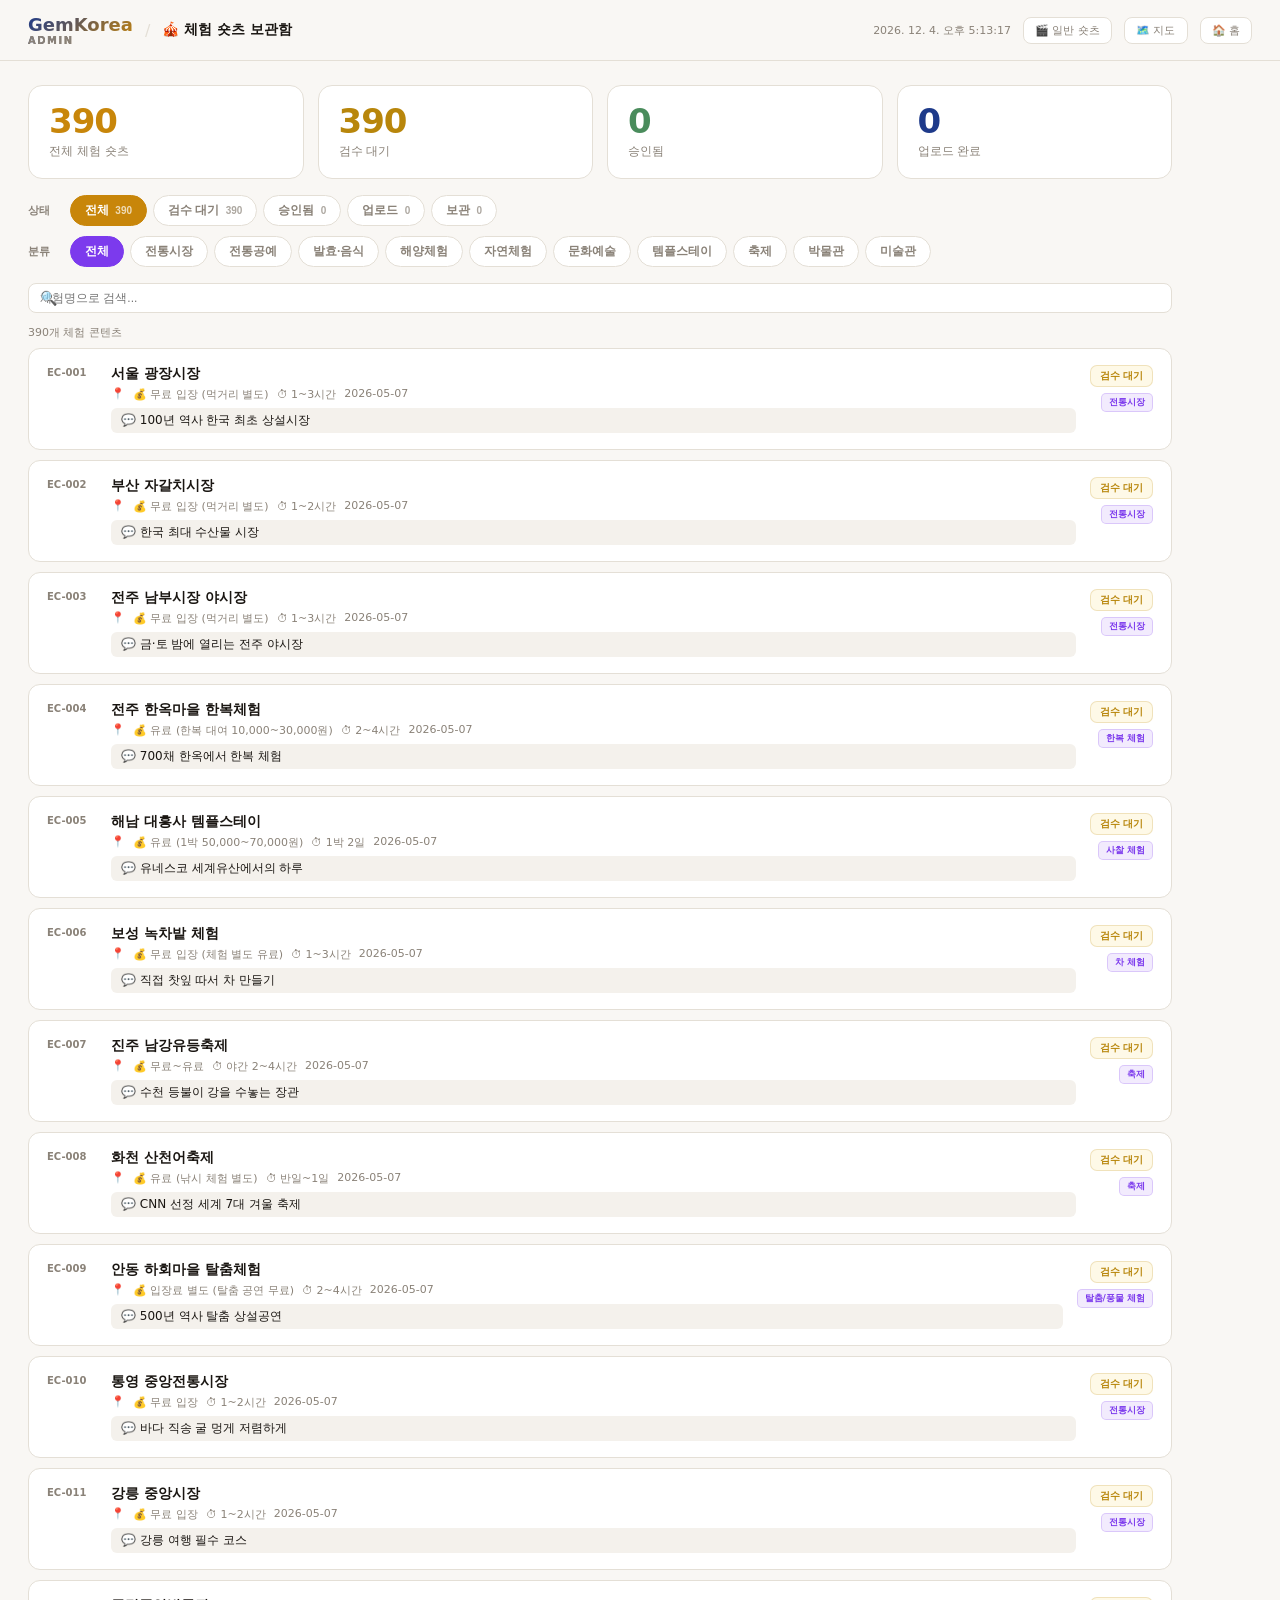
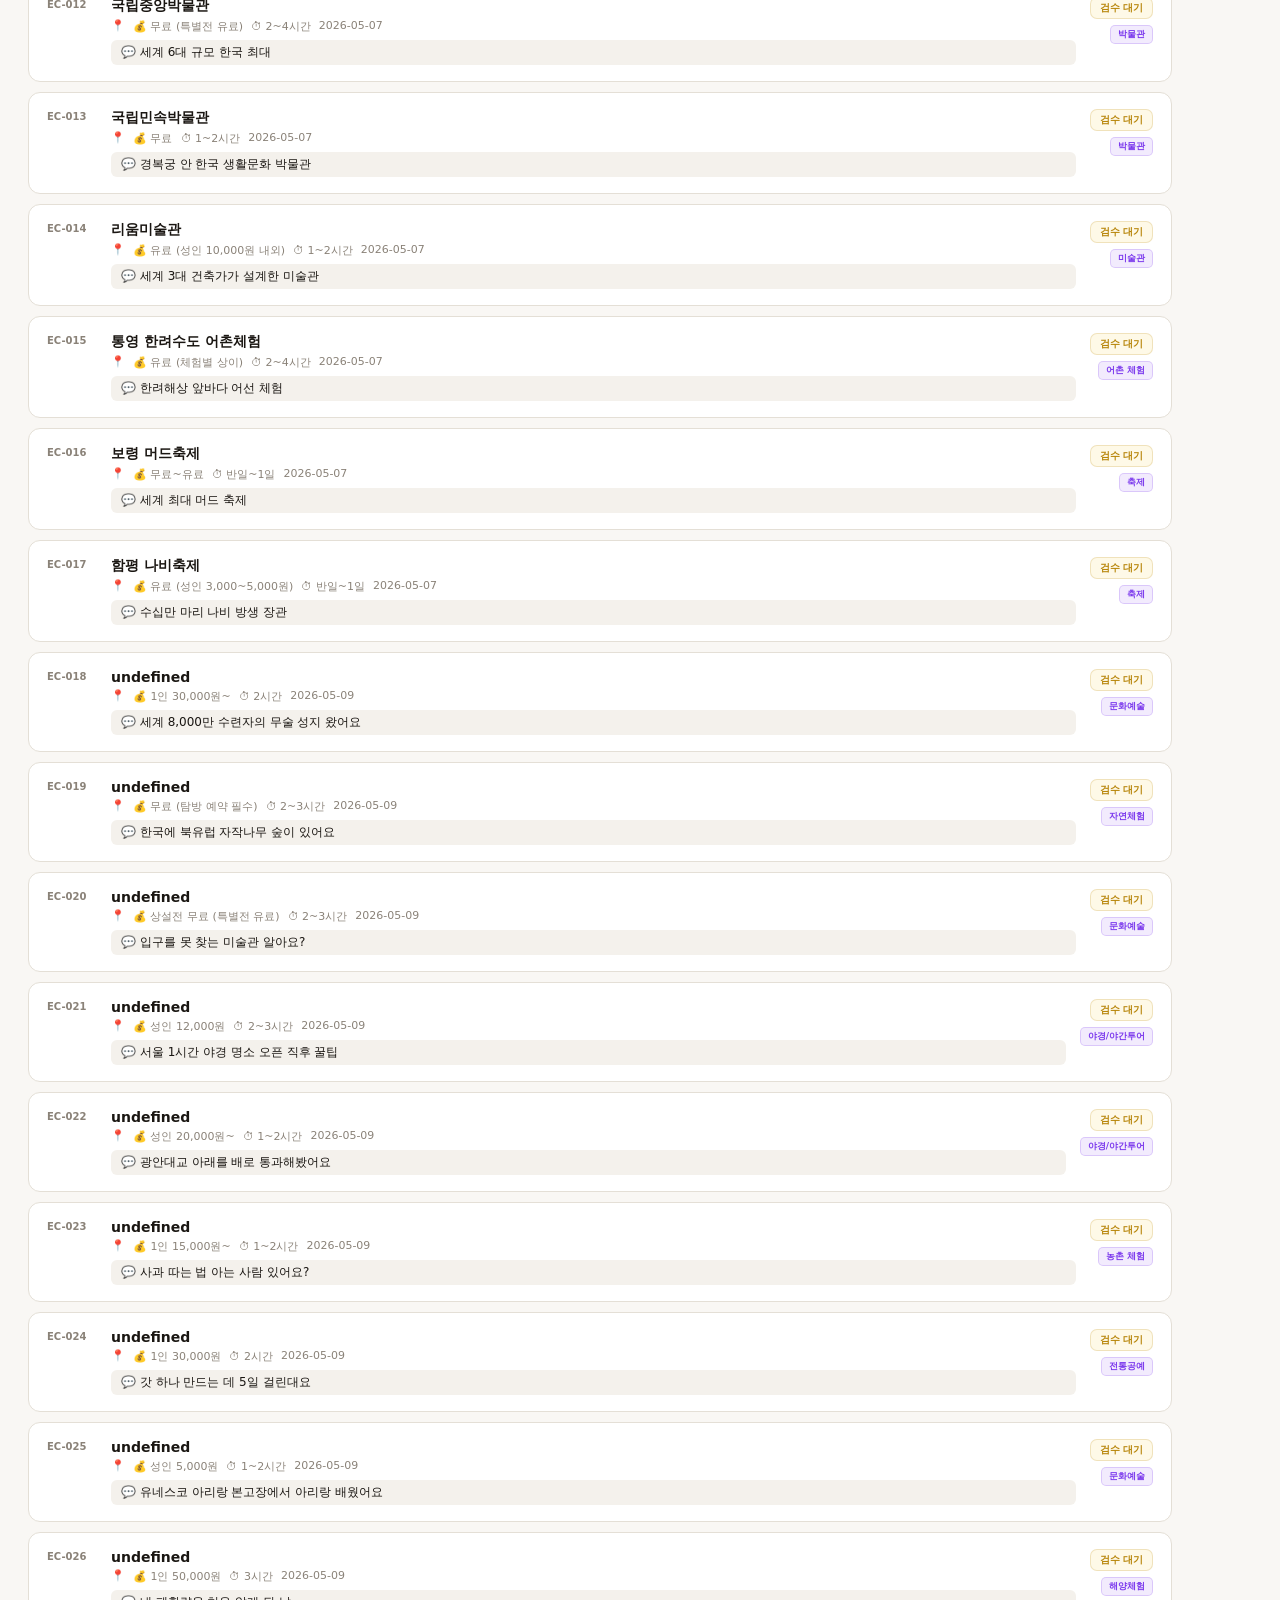
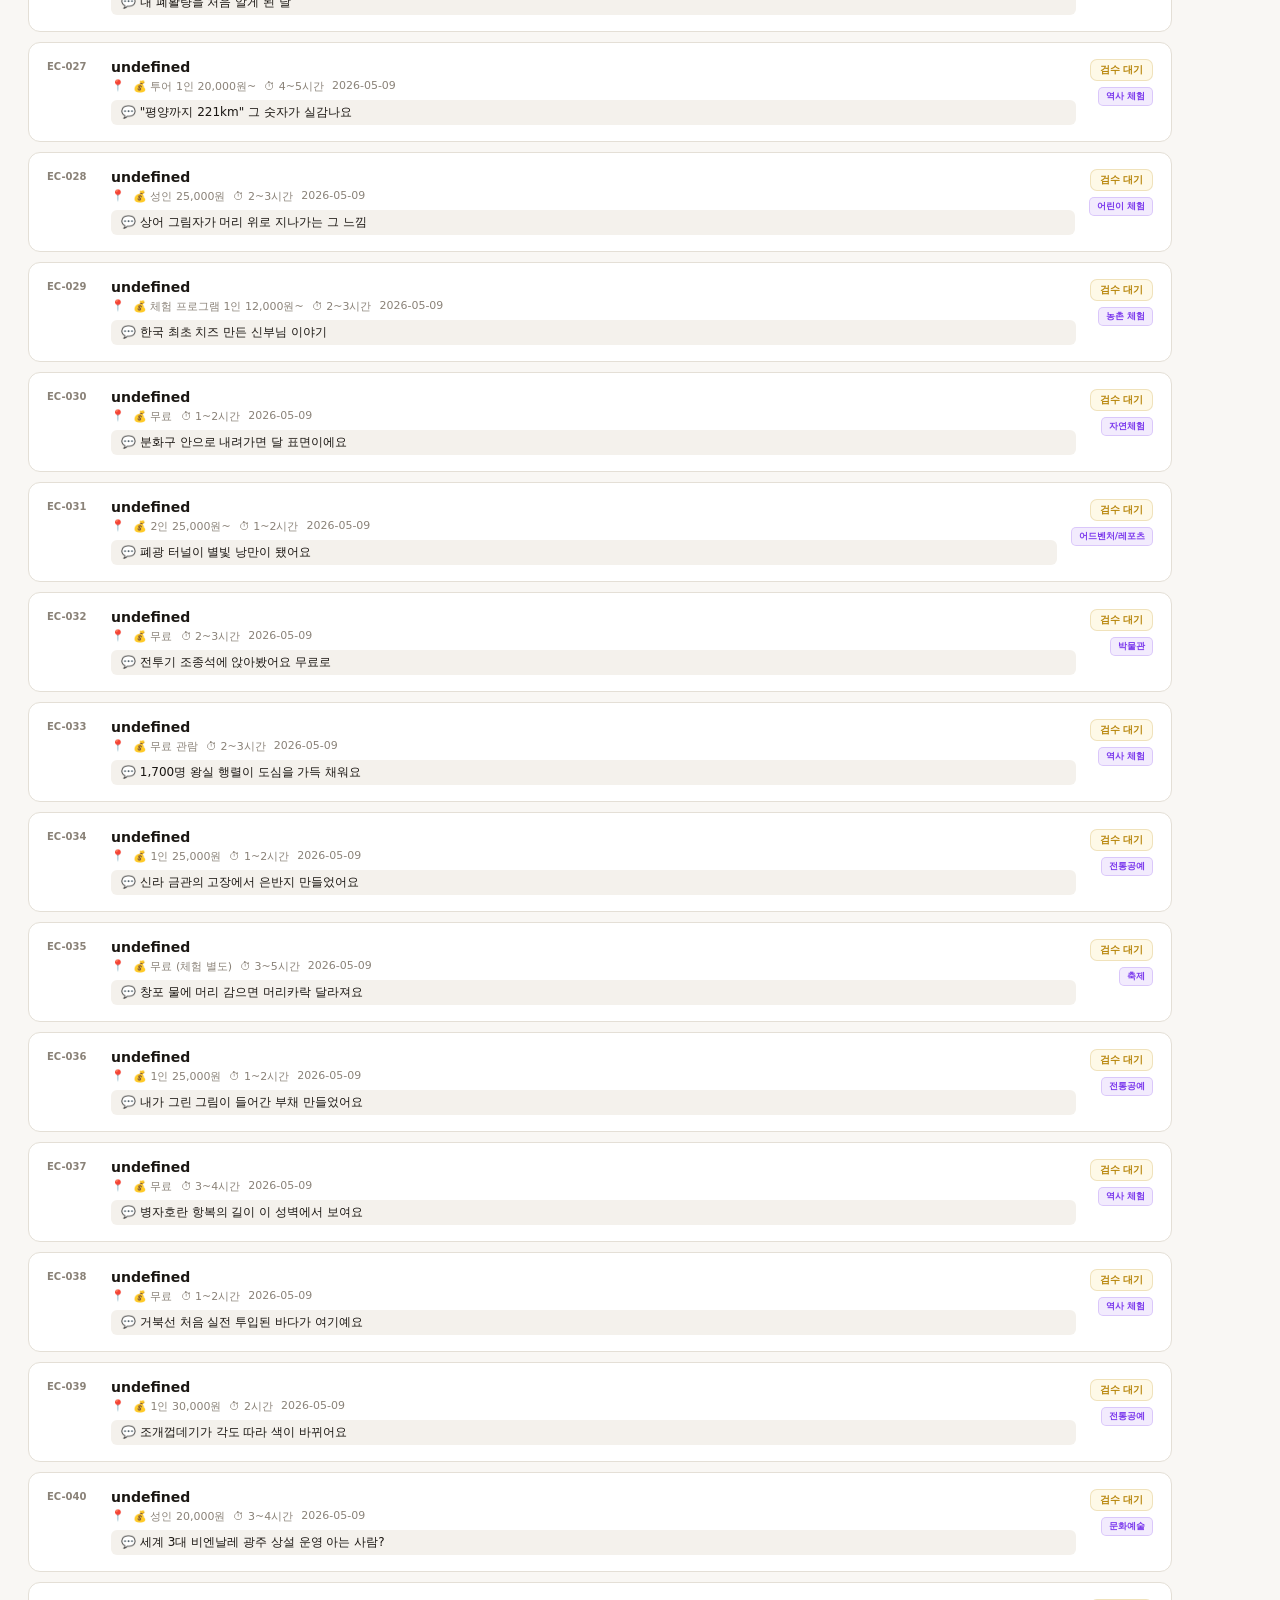
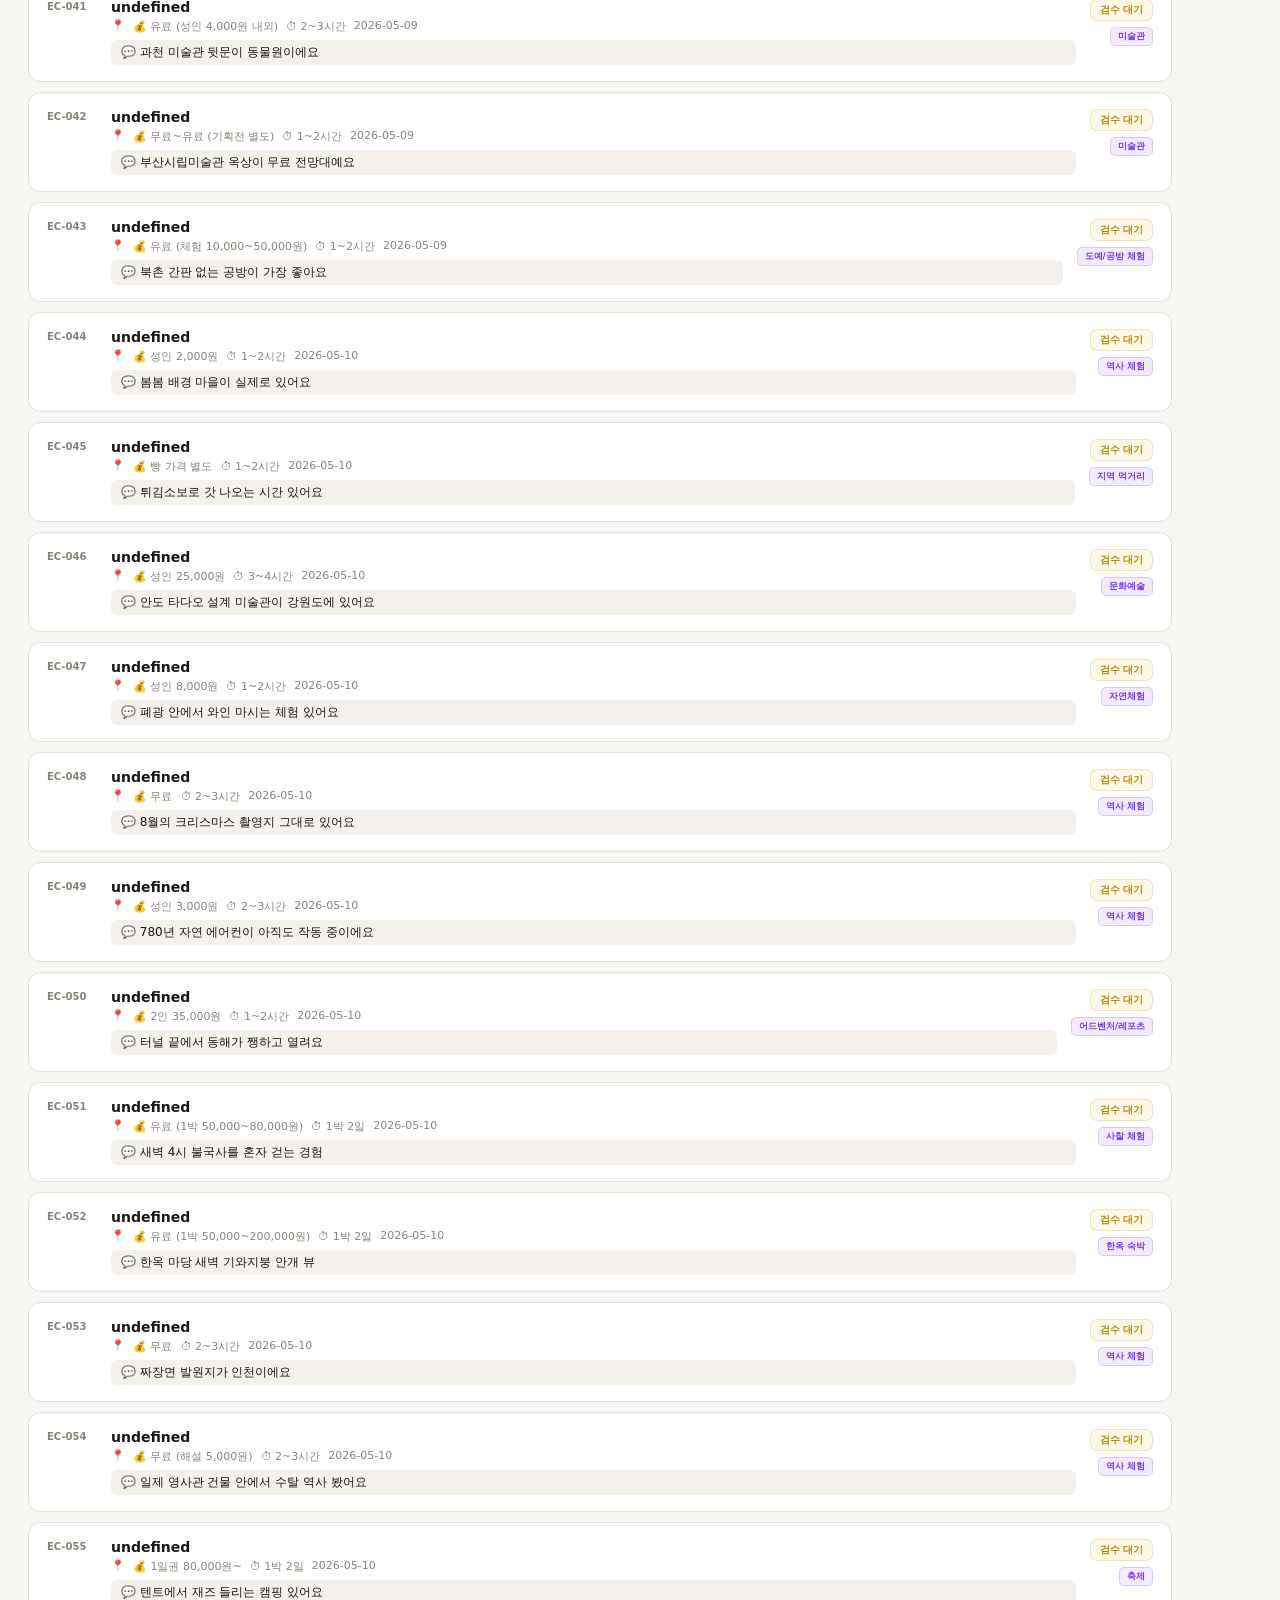
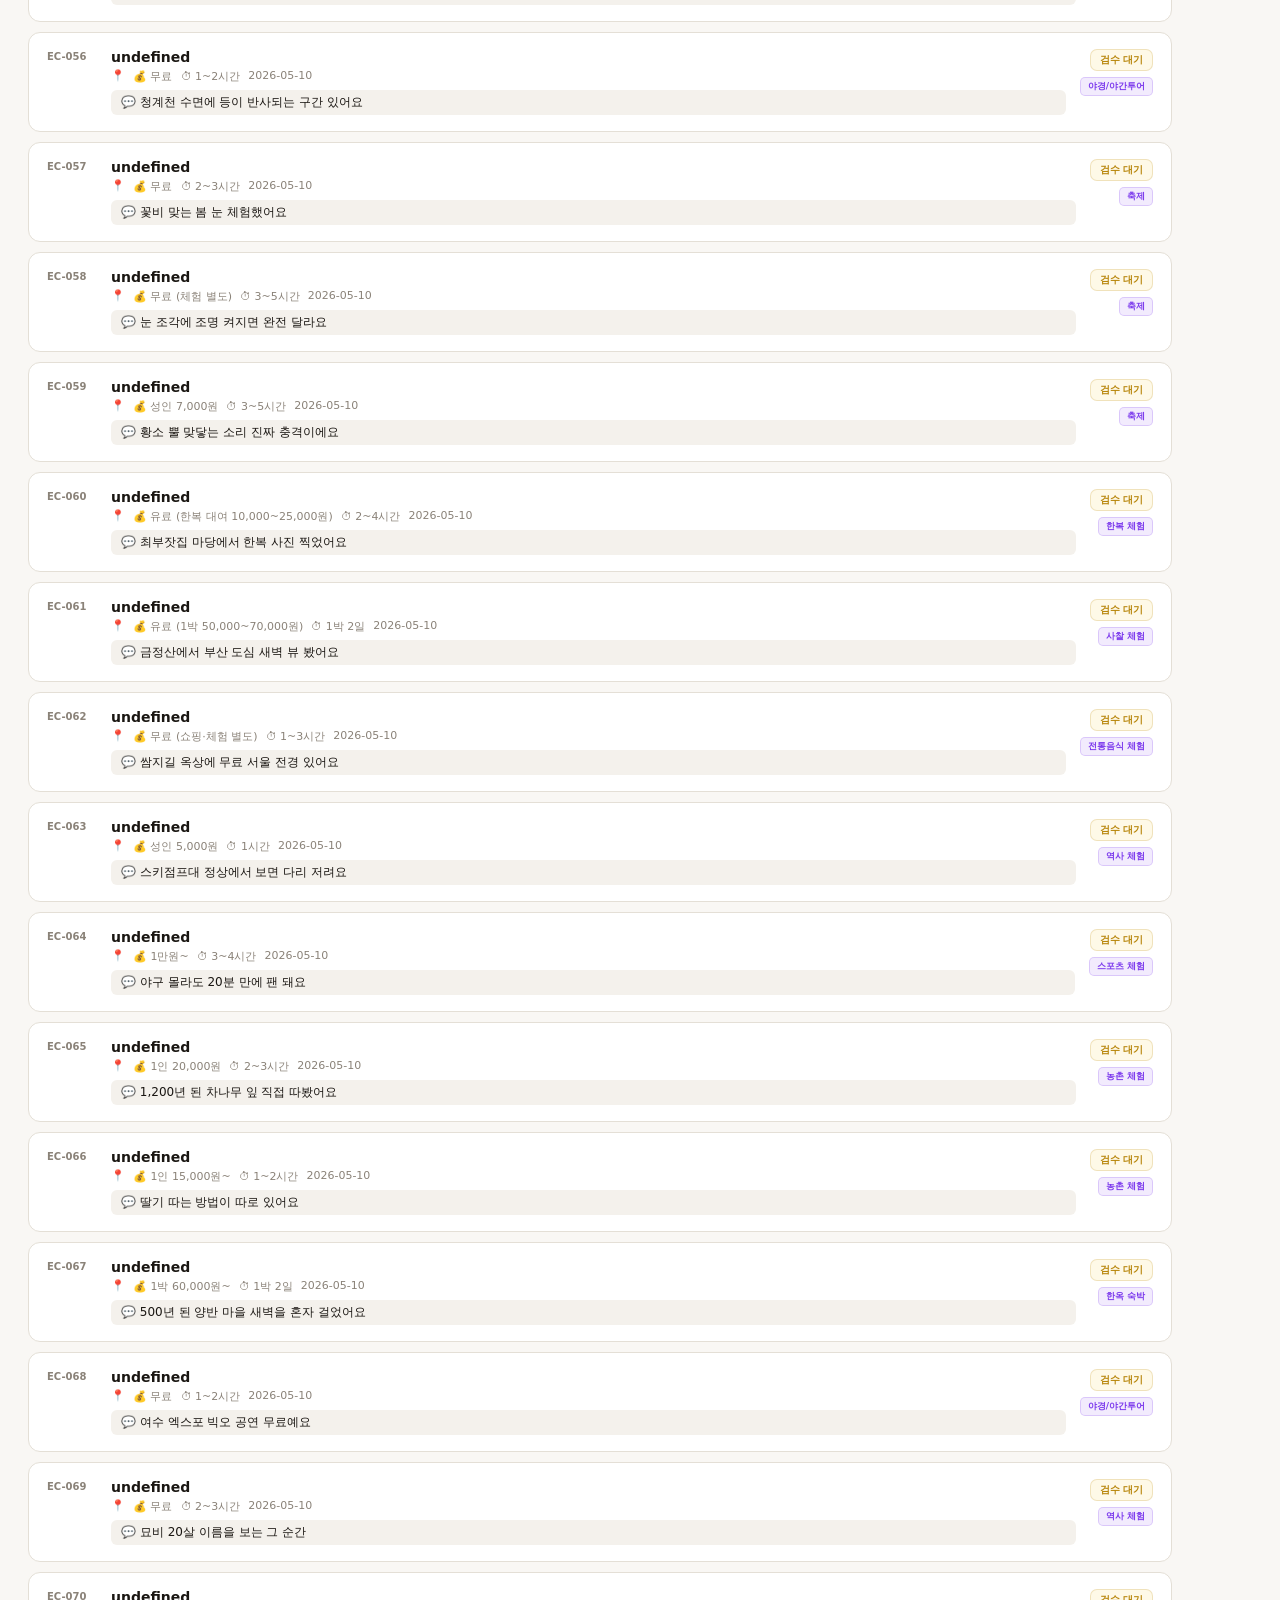
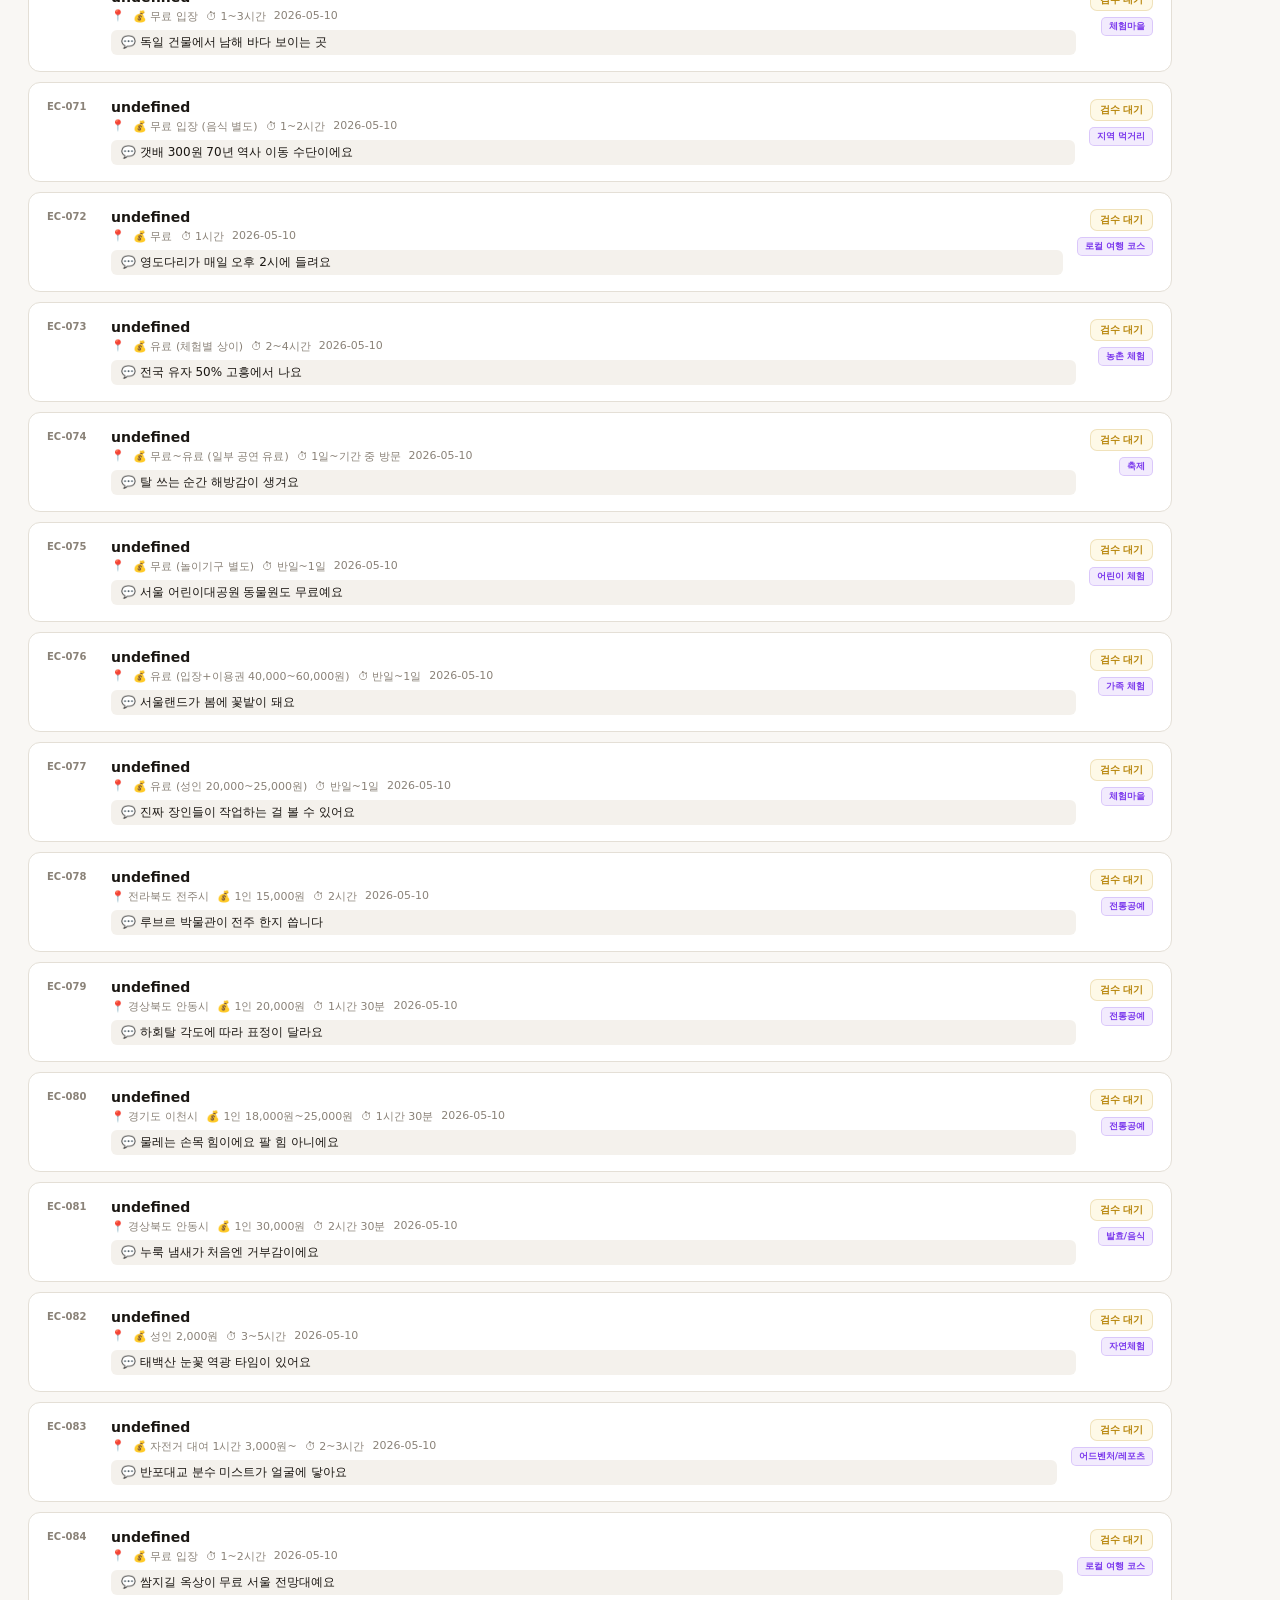
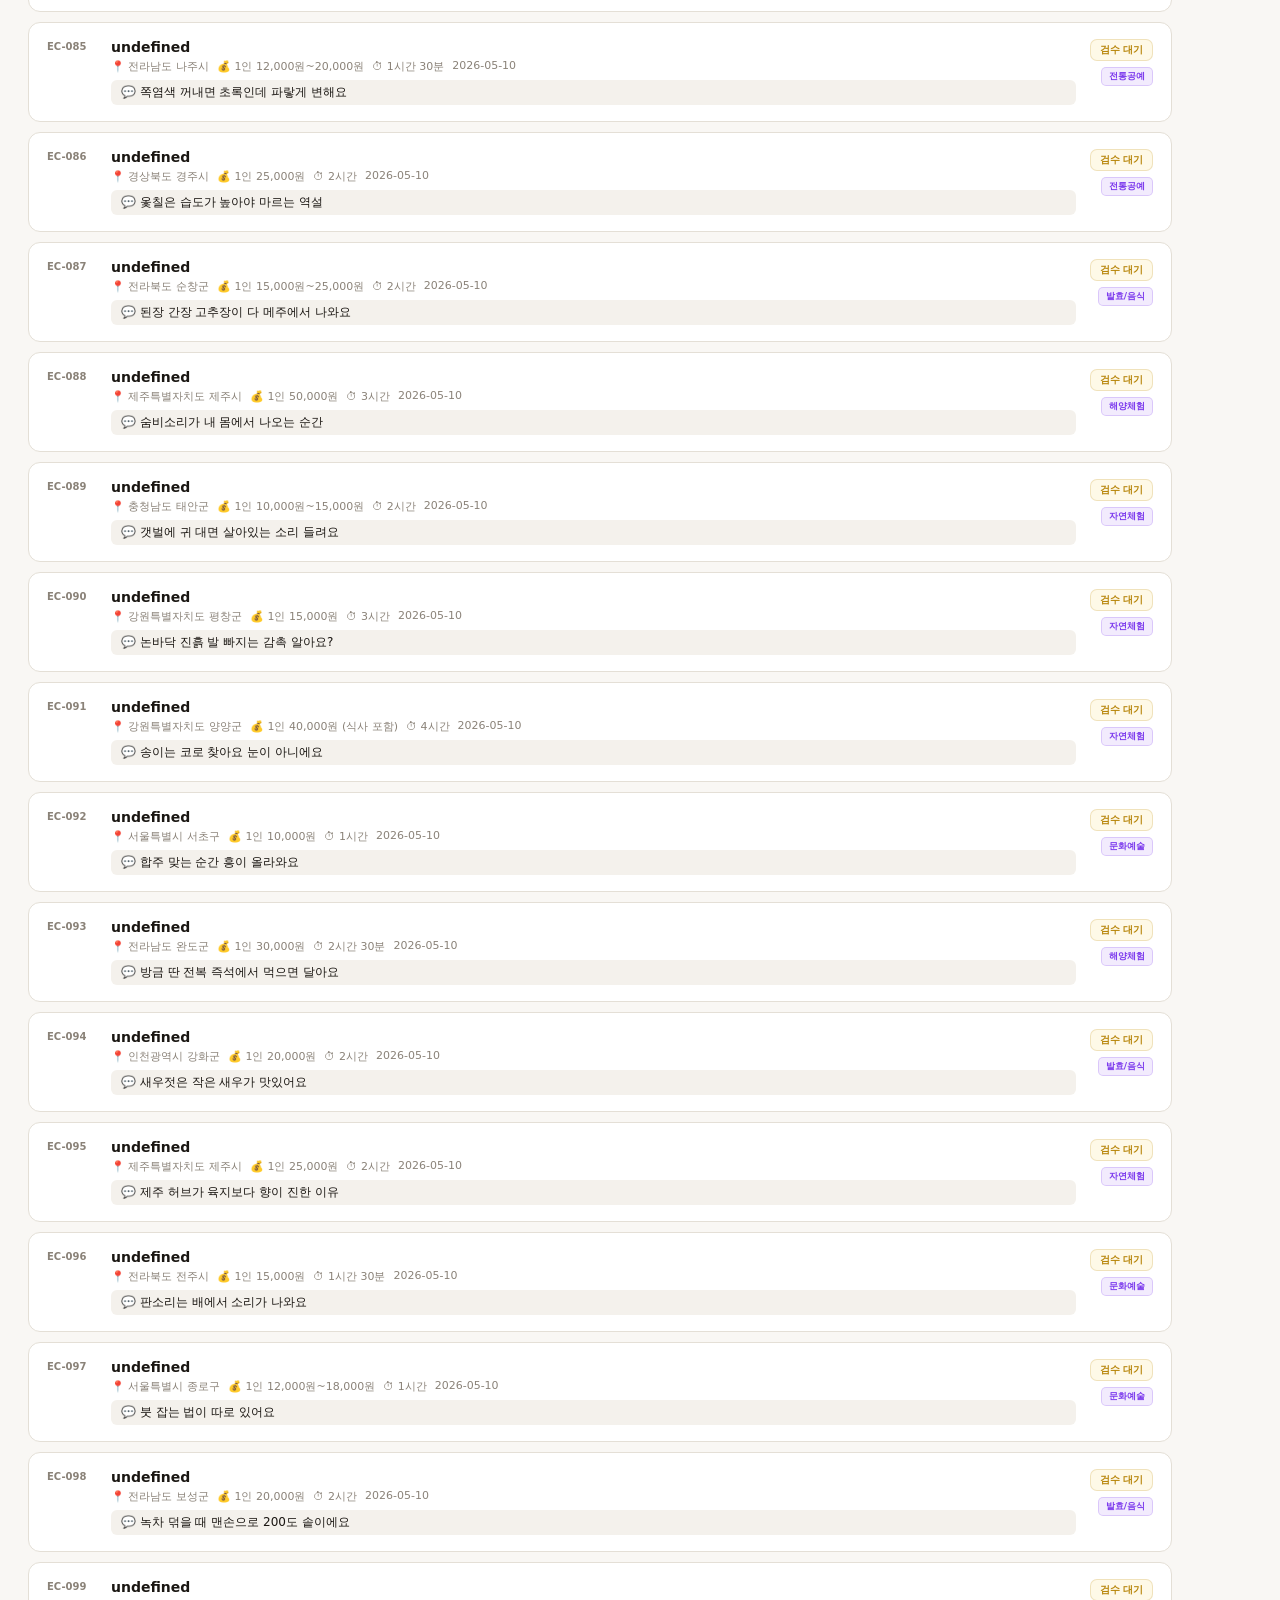
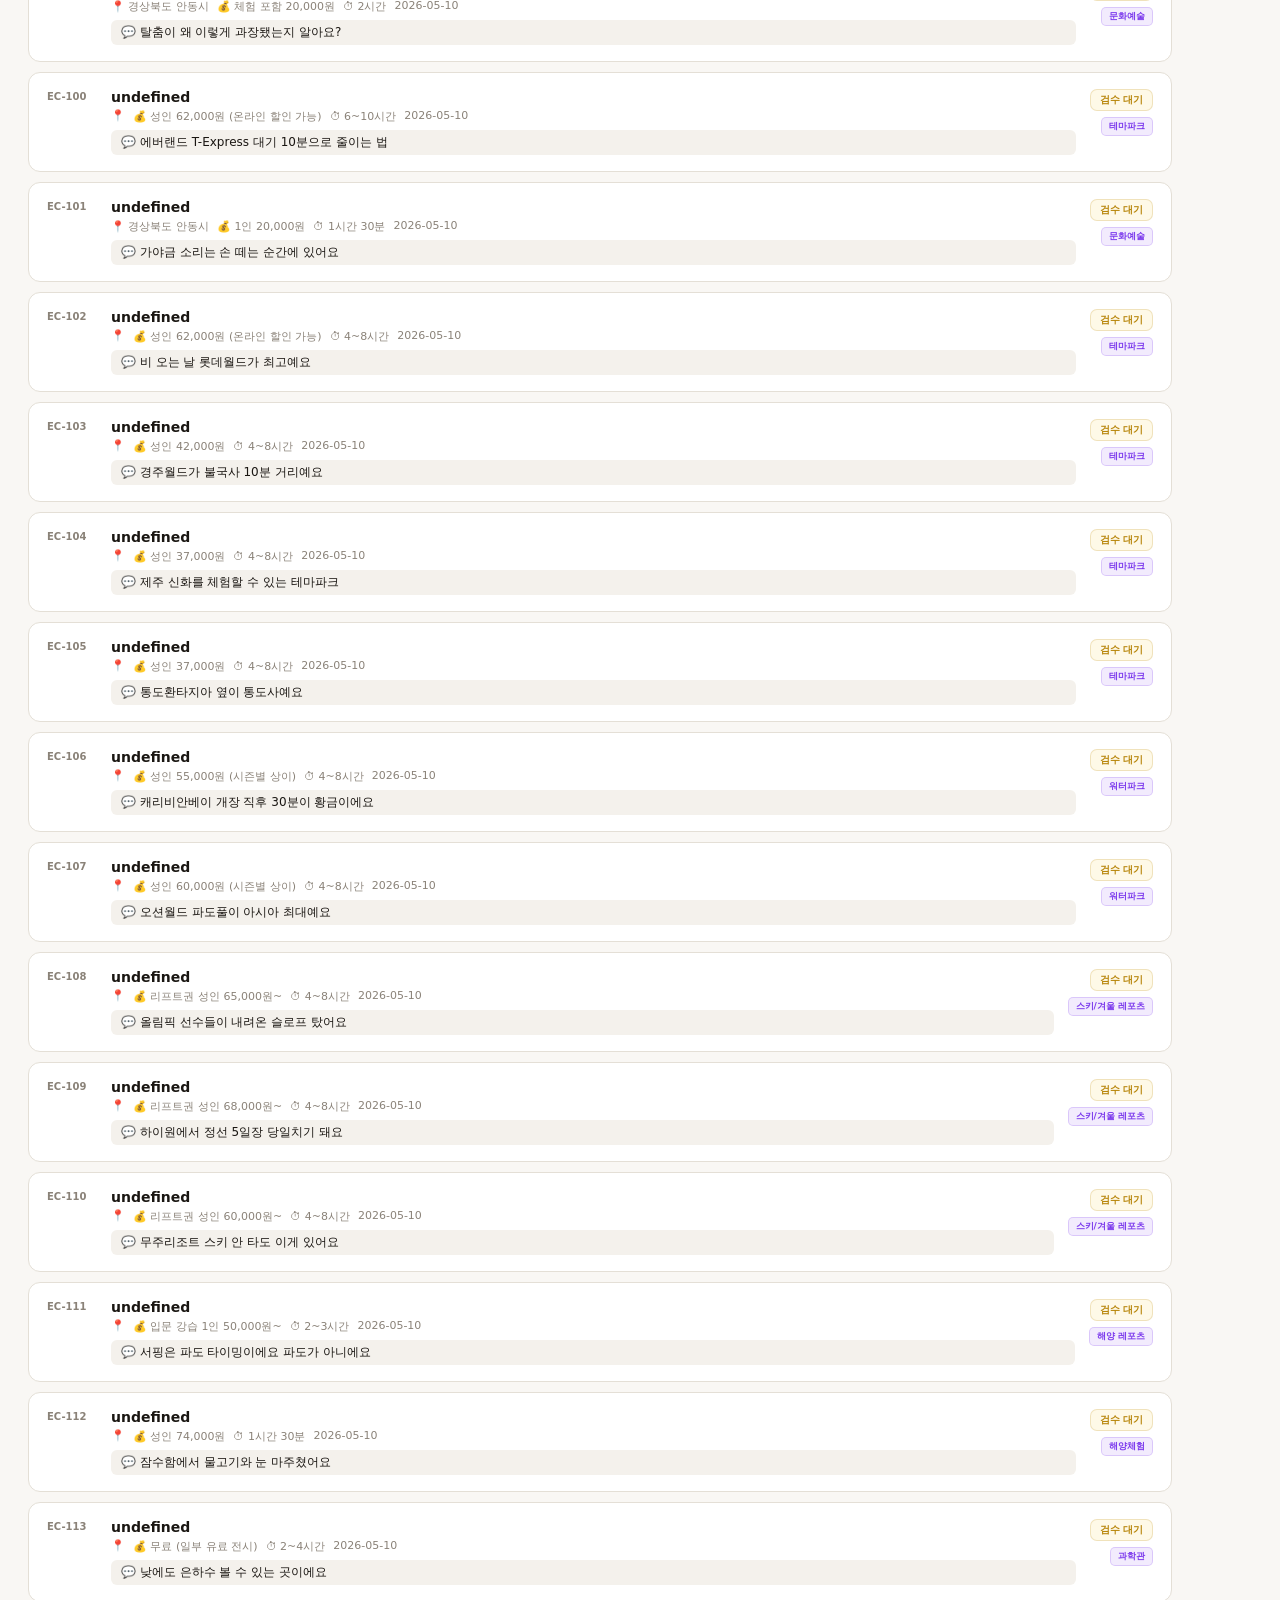
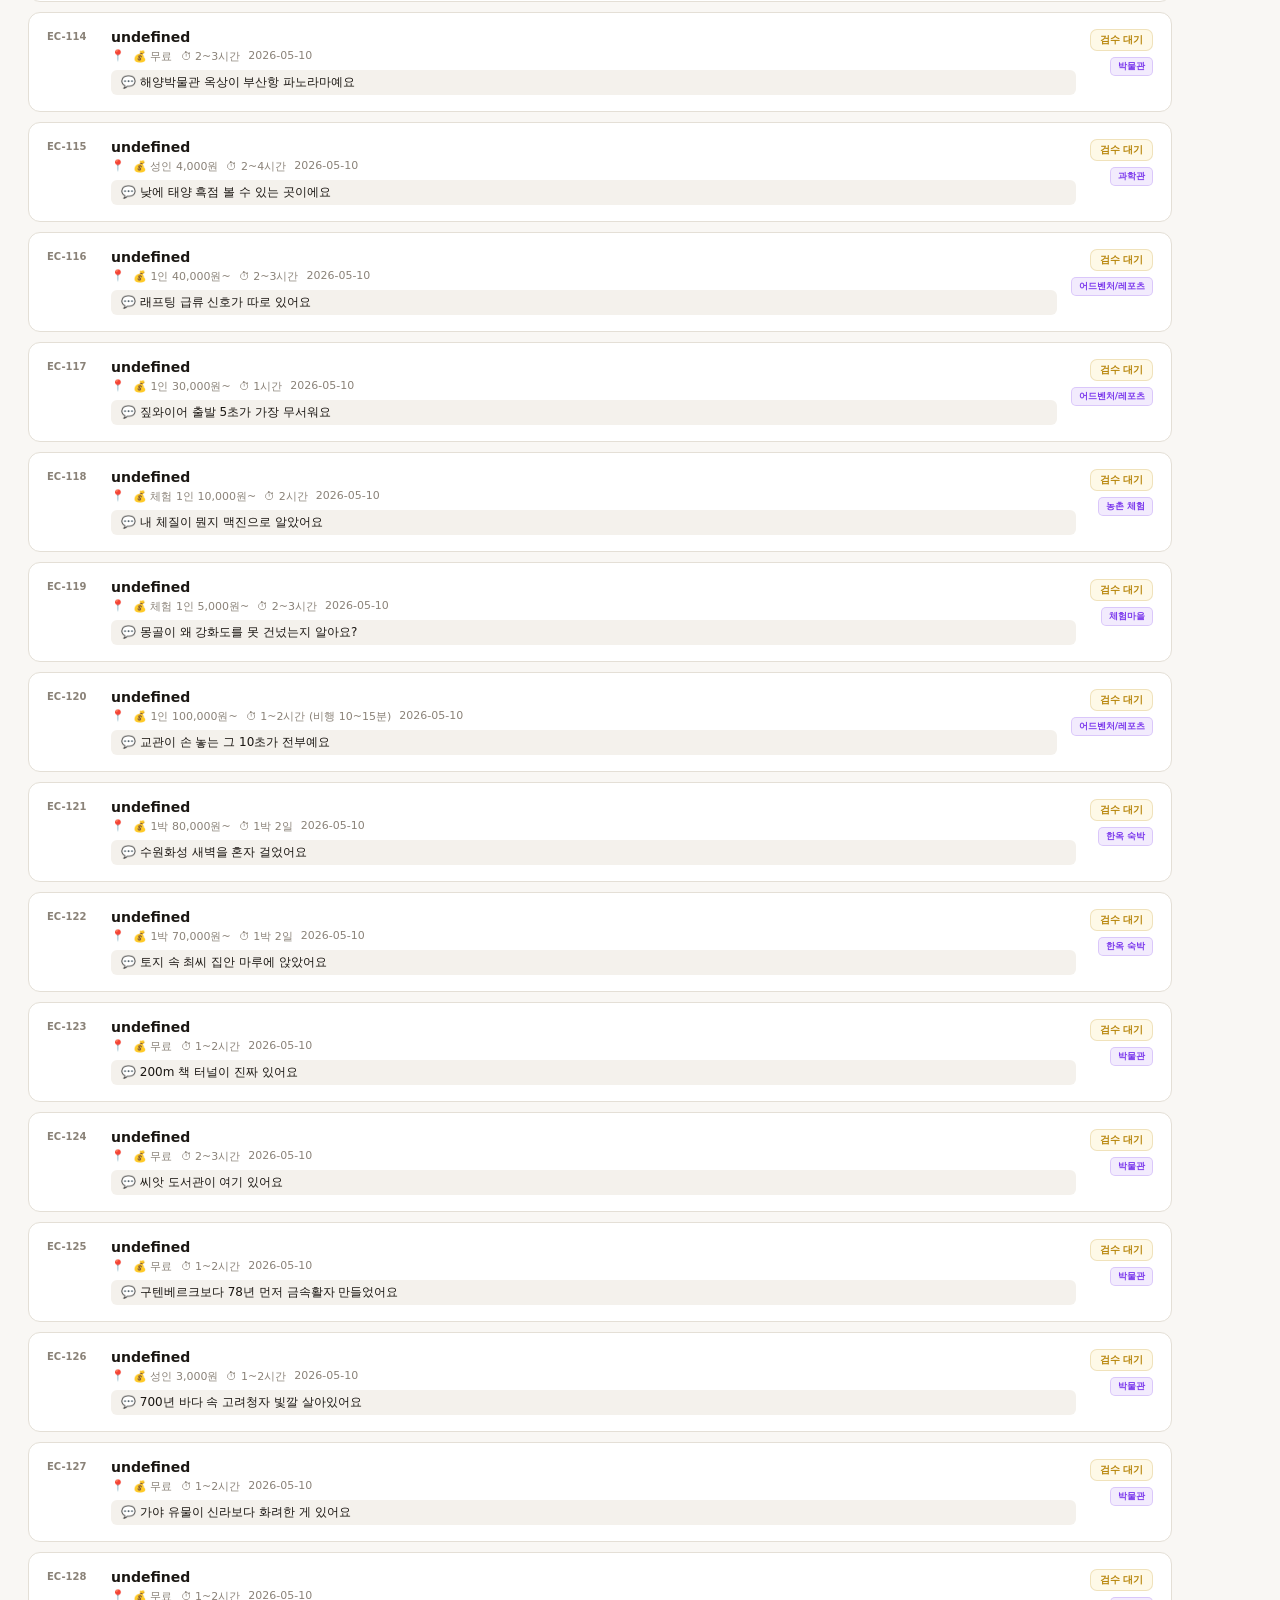
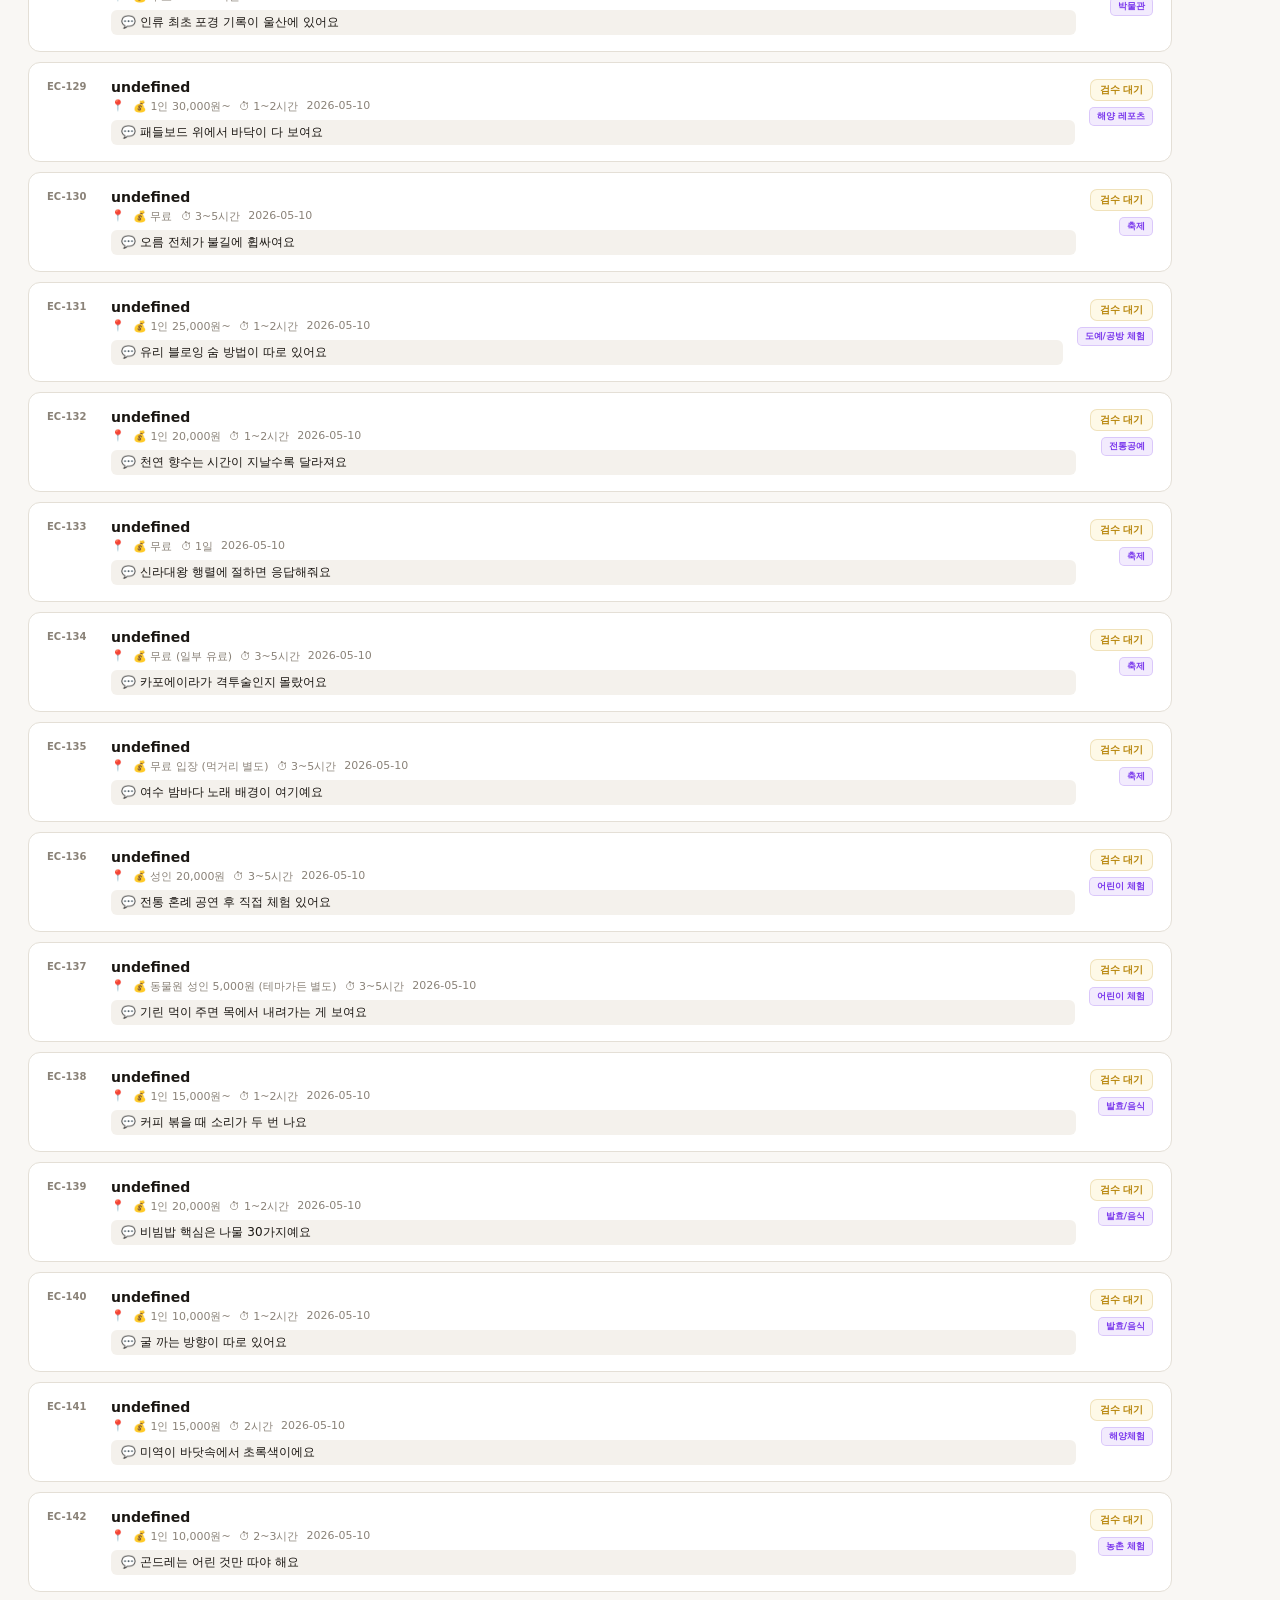
<file: admin/experience-archive.html>
<!DOCTYPE html>
<html lang="ko">
<head>
<meta charset="UTF-8">
<meta name="viewport" content="width=device-width, initial-scale=1.0">
<title>GemKorea 체험 숏츠 보관함</title>
<link rel="stylesheet" href="shared.css">
<style>
.filter-bar { display:flex; flex-direction:column; gap:10px; margin-bottom:16px; }
.filter-row { display:flex; gap:6px; flex-wrap:wrap; align-items:center; }
.filter-label { font-size:11px; font-weight:800; color:var(--muted); min-width:36px; }
.stab { padding:6px 14px; border-radius:20px; border:1.5px solid var(--border); background:var(--surface); font-size:12px; font-weight:700; cursor:pointer; color:var(--muted); transition:all .15s; }
.stab:hover { border-color:var(--orange); color:var(--orange); }
.stab.active { background:var(--orange); color:#fff; border-color:var(--orange); }
.stab.active-cat { background:#7c3aed; color:#fff; border-color:#7c3aed; }
.stab-count { font-size:10px; margin-left:3px; opacity:.7; }

.search-wrap { position:relative; margin-bottom:12px; }
.search-input { width:100%; padding:10px 14px 10px 36px; border:1.5px solid var(--border); border-radius:10px; background:var(--surface); font-size:13px; color:var(--text); box-sizing:border-box; }
.search-input:focus { outline:none; border-color:var(--orange); }
.search-icon { position:absolute; left:12px; top:50%; transform:translateY(-50%); color:var(--muted); font-size:14px; pointer-events:none; }
.result-count { font-size:11px; color:var(--muted); margin-bottom:8px; }

.content-list { display:flex; flex-direction:column; gap:10px; }
.content-card {
  background:var(--surface); border:1.5px solid var(--border);
  border-radius:12px; padding:16px 18px; cursor:pointer;
  transition:all .15s; display:flex; align-items:flex-start; gap:14px;
}
.content-card:hover { border-color:var(--orange); box-shadow:0 2px 12px rgba(200,134,10,.1); }
.content-card.selected { border-color:var(--orange); background:rgba(200,134,10,.04); }
.cc-id { font-size:10px; color:var(--muted); font-weight:700; min-width:50px; margin-top:2px; }
.cc-body { flex:1; min-width:0; }
.cc-name { font-size:14px; font-weight:900; margin-bottom:4px; }
.cc-meta { font-size:11px; color:var(--muted); margin-bottom:6px; display:flex; gap:8px; flex-wrap:wrap; }
.cc-hook { font-size:12px; color:var(--text); background:var(--surface2); border-radius:6px; padding:4px 10px; white-space:nowrap; overflow:hidden; text-overflow:ellipsis; }
.cc-right { display:flex; flex-direction:column; align-items:flex-end; gap:6px; flex-shrink:0; }
.status-badge { font-size:10px; font-weight:700; padding:3px 9px; border-radius:7px; white-space:nowrap; }
.sb-review  { background:var(--yellow-soft); color:var(--yellow); border:1px solid rgba(184,134,11,.2); }
.sb-created { background:var(--green-soft); color:var(--green); border:1px solid rgba(74,140,92,.2); }
.sb-approved{ background:var(--gem-soft); color:var(--gem); border:1px solid rgba(30,58,138,.2); }
.sb-uploaded{ background:rgba(232,129,58,.1); color:var(--orange); border:1px solid rgba(232,129,58,.2); }
.cat-badge { font-size:9px; font-weight:700; padding:2px 7px; border-radius:5px; background:rgba(124,58,237,.1); color:#7c3aed; border:1px solid rgba(124,58,237,.2); white-space:nowrap; }

/* 디테일 패널 */
.detail-panel {
  position:fixed; right:0; top:0; bottom:0; width:540px;
  background:var(--surface); border-left:1.5px solid var(--border);
  overflow-y:auto; z-index:200; transform:translateX(100%);
  transition:transform .25s ease; display:flex; flex-direction:column;
}
.detail-panel.open { transform:translateX(0); }
.dp-header { padding:16px 20px; border-bottom:1.5px solid var(--border); display:flex; align-items:center; gap:10px; position:sticky; top:0; background:var(--surface); z-index:10; }
.dp-close { width:28px; height:28px; border-radius:50%; background:var(--surface2); border:1px solid var(--border); cursor:pointer; display:flex; align-items:center; justify-content:center; font-size:14px; color:var(--muted); margin-left:auto; }
.dp-title { font-size:16px; font-weight:900; }
.dp-body { padding:20px; flex:1; }
.dp-section { margin-bottom:20px; }
.dp-section-title { font-size:11px; font-weight:800; text-transform:uppercase; letter-spacing:1px; color:var(--muted); margin-bottom:8px; padding-bottom:6px; border-bottom:1px solid var(--border); }
.script-box { background:var(--surface2); border:1px solid var(--border); border-radius:10px; padding:14px; font-size:13px; line-height:1.8; color:var(--text); white-space:pre-wrap; }
.char-count { font-size:10px; color:var(--muted); margin-top:4px; text-align:right; }
.hook-list { display:flex; flex-direction:column; gap:6px; }
.hook-item { background:var(--surface2); border:1px solid var(--border); border-radius:8px; padding:8px 12px; font-size:12px; font-weight:600; display:flex; align-items:center; gap:8px; }
.hook-num { width:20px; height:20px; border-radius:50%; background:rgba(200,134,10,.1); color:var(--orange); font-size:10px; font-weight:900; display:flex; align-items:center; justify-content:center; flex-shrink:0; }
.thumb-list { display:grid; grid-template-columns:1fr 1fr; gap:6px; }
.thumb-item { background:var(--surface2); border:1px solid var(--border); border-radius:8px; padding:8px 10px; font-size:11px; font-weight:700; text-align:center; }
.caption-grid { display:flex; flex-direction:column; gap:10px; }
.caption-item { background:var(--surface2); border:1px solid var(--border); border-radius:10px; overflow:hidden; }
.caption-header { display:flex; align-items:center; justify-content:space-between; padding:8px 12px; border-bottom:1px solid var(--border); background:var(--surface); }
.caption-platform { font-size:11px; font-weight:800; color:var(--text); }
.caption-actions { display:flex; gap:4px; }
.cap-btn { padding:3px 10px; border-radius:6px; font-size:10px; font-weight:700; cursor:pointer; border:none; transition:all .15s; text-decoration:none; display:inline-flex; align-items:center; gap:3px; }
.cap-btn-link { background:rgba(200,134,10,.1); color:var(--orange); }
.cap-btn-link:hover { background:var(--orange); color:#fff; }
.cap-btn-copy { background:var(--surface2); color:var(--muted); border:1px solid var(--border); }
.cap-btn-copy:hover { border-color:var(--green); color:var(--green); }
.caption-text { padding:10px 12px; font-size:12px; line-height:1.7; color:var(--text); }
.hashtag-wrap { display:flex; gap:4px; flex-wrap:wrap; }
.hashtag { font-size:10px; padding:2px 8px; border-radius:6px; background:rgba(200,134,10,.1); color:var(--orange); font-weight:600; cursor:pointer; }
.hashtag:hover { background:var(--orange); color:#fff; }
.exp-info-box { background:rgba(200,134,10,.06); border:1.5px solid rgba(200,134,10,.2); border-radius:10px; padding:12px 14px; }
.exp-info-row { display:flex; justify-content:space-between; font-size:12px; margin-bottom:4px; }
.exp-info-label { color:var(--muted); font-weight:600; }
.exp-info-val { font-weight:700; }
.dp-actions { display:flex; gap:8px; padding:16px 20px; border-top:1.5px solid var(--border); background:var(--surface); position:sticky; bottom:0; }
.dp-btn { flex:1; padding:10px; border-radius:10px; font-size:12px; font-weight:700; cursor:pointer; border:none; transition:all .15s; }
.dp-btn-approve { background:var(--orange); color:#fff; }
.dp-btn-approve:hover { opacity:.88; }
.dp-btn-archive { background:var(--surface2); color:var(--muted); border:1.5px solid var(--border); }
.overlay { position:fixed; inset:0; background:rgba(0,0,0,.2); z-index:190; display:none; }
.overlay.show { display:block; }
.empty { text-align:center; padding:48px; color:var(--muted); font-size:13px; }
.toast { position:fixed; bottom:24px; left:50%; transform:translateX(-50%); background:#c8860a; color:#fff; padding:8px 20px; border-radius:20px; font-size:12px; font-weight:700; z-index:999; opacity:0; transition:opacity .2s; pointer-events:none; }
.toast.show { opacity:1; }
</style>
</head>
<body>

<div class="nav">
  <a href="../admin.html" style="text-decoration:none;"><div class="nav-logo">GemKorea <small>ADMIN</small></div></a>
  <span class="nav-sep">/</span>
  <span class="nav-page">🎪 체험 숏츠 보관함</span>
  <div class="nav-spacer"></div>
  <span class="nav-time" id="now-time"></span>
  <a href="content-archive.html" class="nav-link">🎬 일반 숏츠</a>
  <a href="../index.html" class="nav-link">🗺️ 지도</a>
  <a href="../admin.html" class="nav-link">🏠 홈</a>
</div>

<div class="page-wrap">

  <!-- KPI -->
  <div class="grid g4" style="margin-bottom:16px;">
    <div class="card"><div class="kpi" id="kpi-total" style="color:var(--orange)">0</div><div class="kpi-label">전체 체험 숏츠</div></div>
    <div class="card"><div class="kpi" id="kpi-review" style="color:var(--yellow)">0</div><div class="kpi-label">검수 대기</div></div>
    <div class="card"><div class="kpi" id="kpi-approved" style="color:var(--green)">0</div><div class="kpi-label">승인됨</div></div>
    <div class="card"><div class="kpi" id="kpi-uploaded" style="color:var(--gem)">0</div><div class="kpi-label">업로드 완료</div></div>
  </div>

  <!-- 필터 -->
  <div class="filter-bar">
    <div class="filter-row">
      <span class="filter-label">상태</span>
      <button class="stab active" data-status="all" onclick="filterStatus(this)">전체 <span class="stab-count" id="cnt-all"></span></button>
      <button class="stab" data-status="review_pending" onclick="filterStatus(this)">검수 대기 <span class="stab-count" id="cnt-review"></span></button>
      <button class="stab" data-status="approved" onclick="filterStatus(this)">승인됨 <span class="stab-count" id="cnt-approved"></span></button>
      <button class="stab" data-status="uploaded" onclick="filterStatus(this)">업로드 <span class="stab-count" id="cnt-uploaded"></span></button>
      <button class="stab" data-status="archived" onclick="filterStatus(this)">보관 <span class="stab-count" id="cnt-archived"></span></button>
    </div>
    <div class="filter-row">
      <span class="filter-label">분류</span>
      <button class="stab active-cat" data-cat="all" onclick="filterCat(this)">전체</button>
      <button class="stab" data-cat="전통시장" onclick="filterCat(this)">전통시장</button>
      <button class="stab" data-cat="전통공예" onclick="filterCat(this)">전통공예</button>
      <button class="stab" data-cat="발효/음식" onclick="filterCat(this)">발효·음식</button>
      <button class="stab" data-cat="해양체험" onclick="filterCat(this)">해양체험</button>
      <button class="stab" data-cat="자연체험" onclick="filterCat(this)">자연체험</button>
      <button class="stab" data-cat="문화예술" onclick="filterCat(this)">문화예술</button>
      <button class="stab" data-cat="사찰 체험" onclick="filterCat(this)">템플스테이</button>
      <button class="stab" data-cat="축제" onclick="filterCat(this)">축제</button>
      <button class="stab" data-cat="박물관" onclick="filterCat(this)">박물관</button>
      <button class="stab" data-cat="미술관" onclick="filterCat(this)">미술관</button>
    </div>
  </div>

  <div class="search-wrap">
    <span class="search-icon">🔍</span>
    <input class="search-input" id="search-input" type="text" placeholder="체험명으로 검색..." oninput="render()">
  </div>

  <div class="result-count" id="result-count"></div>
  <div class="content-list" id="content-list"></div>
</div>

<!-- 디테일 패널 -->
<div class="overlay" id="overlay" onclick="closeDetail()"></div>
<div class="detail-panel" id="detail-panel">
  <div class="dp-header">
    <div>
      <div class="dp-title" id="dp-name"></div>
      <div style="font-size:11px;color:var(--muted);margin-top:2px;" id="dp-meta"></div>
    </div>
    <button class="dp-close" onclick="closeDetail()">✕</button>
  </div>
  <div class="dp-body" id="dp-body"></div>
  <div class="dp-actions" id="dp-actions"></div>
</div>

<div class="toast" id="toast"></div>

<script>
let library = [], expMap = {}, currentStatus = 'all', currentCat = 'all', selectedId = null;

const STATUS_LABEL = { review_pending:'검수 대기', created:'생성 완료', approved:'승인됨', uploaded:'업로드', archived:'보관' };
const STATUS_CLASS = { review_pending:'sb-review', created:'sb-created', approved:'sb-approved', uploaded:'sb-uploaded', archived:'sb-archived' };
const PLATFORM_LINKS = {
  youtube:     { label:'📺 YouTube',  url:'https://studio.youtube.com/' },
  instagram:   { label:'📸 Instagram',url:'https://www.instagram.com/create/select/' },
  tiktok:      { label:'🎵 TikTok',   url:'https://www.tiktok.com/upload' },
  xiaohongshu: { label:'🌸 小红书',   url:'https://creator.xiaohongshu.com/creator/home' }
};

async function load() {
  try {
    const [libRes, expRes] = await Promise.all([
      fetch('../content/experience_library.json'),
      fetch('../data/experiences.json')
    ]);
    const libData = await libRes.json();
    library = libData.contents || [];
    const expData = await expRes.json();
    (expData.experiences||[]).forEach(e => expMap[e.experience_id]=e);
  } catch(e) { library = []; }
  render();
}

function getFiltered() {
  const q = (document.getElementById('search-input')?.value||'').trim().toLowerCase();
  return library.filter(c => {
    const statusOk = currentStatus === 'all' || c.content_status === currentStatus;
    const expInfo = expMap[c.experience_id] || {};
    const catOk = currentCat === 'all' || expInfo.category_sub === currentCat;
    const searchOk = !q || c.place_name?.toLowerCase().includes(q);
    return statusOk && catOk && searchOk;
  });
}

function render() {
  const filtered = getFiltered();
  document.getElementById('kpi-total').textContent = library.length;
  document.getElementById('kpi-review').textContent = library.filter(c=>c.content_status==='review_pending').length;
  document.getElementById('kpi-approved').textContent = library.filter(c=>c.content_status==='approved').length;
  document.getElementById('kpi-uploaded').textContent = library.filter(c=>c.content_status==='uploaded').length;
  const counts = {};
  library.forEach(c => { counts[c.content_status]=(counts[c.content_status]||0)+1; });
  document.getElementById('cnt-all').textContent = library.length;
  document.getElementById('cnt-review').textContent = counts['review_pending']||0;
  document.getElementById('cnt-approved').textContent = counts['approved']||0;
  document.getElementById('cnt-uploaded').textContent = counts['uploaded']||0;
  document.getElementById('cnt-archived').textContent = counts['archived']||0;
  const rc = document.getElementById('result-count');
  if (rc) rc.textContent = filtered.length + '개 체험 콘텐츠';

  const list = document.getElementById('content-list');
  if (!filtered.length) { list.innerHTML = '<div class="empty">🎪 해당 체험 콘텐츠가 없습니다</div>'; return; }
  list.innerHTML = filtered.map(c => {
    const exp = expMap[c.experience_id] || {};
    return `<div class="content-card${c.id===selectedId?' selected':''}" onclick="openDetail('${c.id}')">
      <div class="cc-id">${c.id}</div>
      <div class="cc-body">
        <div class="cc-name">${c.place_name}</div>
        <div class="cc-meta">
          <span>📍 ${exp.region||''}</span>
          <span>💰 ${exp.price||'—'}</span>
          <span>⏱ ${exp.duration||'—'}</span>
          <span style="color:var(--muted);">${c.generated_at?.slice(0,10)||'—'}</span>
        </div>
        <div class="cc-hook">💬 ${c.hooks?.[0]||'후킹 없음'}</div>
      </div>
      <div class="cc-right">
        <span class="status-badge ${STATUS_CLASS[c.content_status]||'sb-review'}">${STATUS_LABEL[c.content_status]||c.content_status}</span>
        <span class="cat-badge">${exp.category_sub||'체험'}</span>
      </div>
    </div>`;
  }).join('');
}

function filterStatus(el) {
  currentStatus = el.dataset.status;
  document.querySelectorAll('[data-status]').forEach(b=>b.classList.remove('active'));
  el.classList.add('active');
  render();
}

function filterCat(el) {
  currentCat = el.dataset.cat;
  document.querySelectorAll('[data-cat]').forEach(b=>b.classList.remove('active-cat'));
  el.classList.add('active-cat');
  render();
}

function captionHtml(platform, text, videoUrl) {
  const info = PLATFORM_LINKS[platform];
  if (!info || !text) return '';
  return `<div class="caption-item">
    <div class="caption-header">
      <span class="caption-platform">${info.label}</span>
      <div class="caption-actions">
        <a class="cap-btn cap-btn-link" href="${videoUrl||info.url}" target="_blank" rel="noopener">🔗 열기</a>
        <button class="cap-btn cap-btn-copy" onclick="copyText(this,\`${text.replace(/`/g,"'")}\`)">📋 복사</button>
      </div>
    </div>
    <div class="caption-text">${text}</div>
  </div>`;
}

function copyText(btn, text) {
  navigator.clipboard.writeText(text).then(()=>{
    showToast('📋 복사됐습니다!');
    btn.textContent='✓ 복사됨';
    setTimeout(()=>btn.textContent='📋 복사',1500);
  });
}

function showToast(msg) {
  const t=document.getElementById('toast');
  t.textContent=msg; t.classList.add('show');
  setTimeout(()=>t.classList.remove('show'),1800);
}

function openDetail(id) {
  selectedId = id;
  render();
  const c = library.find(x=>x.id===id);
  if (!c) return;
  const exp = expMap[c.experience_id] || {};

  document.getElementById('dp-name').textContent = c.place_name;
  document.getElementById('dp-meta').textContent = c.id + ' · ' + (exp.category_sub||'체험') + ' · ' + (exp.region||'');

  const srcUrls = (exp.source_urls||[]).filter(u=>u&&u.startsWith('http'));

  document.getElementById('dp-body').innerHTML = `
    <div class="dp-section">
      <div class="dp-section-title">🎪 체험 정보</div>
      <div class="exp-info-box">
        <div class="exp-info-row"><span class="exp-info-label">분류</span><span class="exp-info-val">${exp.category_sub||'—'}</span></div>
        <div class="exp-info-row"><span class="exp-info-label">가격</span><span class="exp-info-val">${exp.price||'—'}</span></div>
        <div class="exp-info-row"><span class="exp-info-label">소요시간</span><span class="exp-info-val">${exp.duration||'—'}</span></div>
        <div class="exp-info-row"><span class="exp-info-label">예약</span><span class="exp-info-val">${exp.reservation_required?'필요':'불필요'}</span></div>
        <div class="exp-info-row"><span class="exp-info-label">대상</span><span class="exp-info-val">${exp.target_user||'—'}</span></div>
      </div>
      ${srcUrls.length ? `<div style="margin-top:10px;">
        <div style="font-size:10px;font-weight:800;color:var(--muted);margin-bottom:6px;">🔗 조사 출처</div>
        <div style="display:flex;flex-direction:column;gap:5px;">
          ${srcUrls.map(u=>{
            let domain='';try{domain=new URL(u).hostname.replace('www.','');}catch(e){domain=u.slice(0,30);}
            return `<a href="${u}" target="_blank" rel="noopener"
              style="display:flex;align-items:center;gap:6px;padding:6px 10px;background:var(--surface2);border:1px solid var(--border);border-radius:8px;text-decoration:none;color:var(--orange);font-size:11px;font-weight:600;transition:all .15s;"
              onmouseover="this.style.background='rgba(200,134,10,.08)'" onmouseout="this.style.background='var(--surface2)'">
              <span>🌐</span><span style="flex:1;overflow:hidden;text-overflow:ellipsis;white-space:nowrap;">${domain}</span><span style="color:var(--muted);font-size:10px;">↗</span>
            </a>`;
          }).join('')}
        </div>
      </div>` : ''}
      <div class="map-card-box" style="margin-top:10px;background:rgba(200,134,10,.06);">🎪 ${c.map_card_intro||'—'}</div>
    </div>

    <div class="dp-section">
      <div class="dp-section-title">🎬 30초 대본</div>
      <div class="script-box">${c.script_30s||'—'}</div>
      <div style="display:flex;justify-content:flex-end;gap:6px;margin-top:4px;">
        <button class="cap-btn cap-btn-copy" onclick="copyText(this,\`${(c.script_30s||'').replace(/`/g,"'")}\`)">📋 복사</button>
        <span style="font-size:10px;color:var(--muted);align-self:center;">${(c.script_30s||'').length}자</span>
      </div>
    </div>

    <div class="dp-section">
      <div class="dp-section-title">🎬 60초 대본</div>
      <div class="script-box">${c.script_60s||'—'}</div>
      <div style="display:flex;justify-content:flex-end;gap:6px;margin-top:4px;">
        <button class="cap-btn cap-btn-copy" onclick="copyText(this,\`${(c.script_60s||'').replace(/`/g,"'")}\`)">📋 복사</button>
        <span style="font-size:10px;color:var(--muted);align-self:center;">${(c.script_60s||'').length}자</span>
      </div>
    </div>

    <div class="dp-section">
      <div class="dp-section-title">⚡ 후킹 문장 (5개)</div>
      <div class="hook-list">
        ${(c.hooks||[]).map((h,i)=>`<div class="hook-item"><div class="hook-num">${i+1}</div>${h}</div>`).join('')||'<div style="color:var(--muted);font-size:12px;">없음</div>'}
      </div>
    </div>

    <div class="dp-section">
      <div class="dp-section-title">🖼️ 썸네일 문구</div>
      <div class="thumb-list">
        ${(c.thumbnails||[]).map(t=>`<div class="thumb-item">${t}</div>`).join('')||'없음'}
      </div>
    </div>

    <div class="dp-section">
      <div class="dp-section-title">📱 플랫폼별 캡션 — 🔗 열기로 플랫폼 이동, 📋 복사 후 붙여넣기</div>
      <div class="caption-grid">
        ${captionHtml('youtube', c.captions?.youtube)}
        ${captionHtml('instagram', c.captions?.instagram)}
        ${captionHtml('tiktok', c.captions?.tiktok)}
        ${captionHtml('xiaohongshu', c.captions?.xiaohongshu)}
      </div>
    </div>

    <div class="dp-section">
      <div class="dp-section-title">#️⃣ 해시태그</div>
      <div style="display:flex;flex-direction:column;gap:8px;">
        ${c.hashtags?.korean?.length?`<div><div style="font-size:10px;font-weight:700;color:var(--muted);margin-bottom:4px;">공통 <small style="opacity:.6;">(클릭 복사)</small></div><div class="hashtag-wrap">${c.hashtags.korean.map(h=>`<span class="hashtag" onclick="copyText(this,'${h}')">${h}</span>`).join('')}</div></div>`:''}
        ${c.hashtags?.place_specific?.length?`<div><div style="font-size:10px;font-weight:700;color:var(--muted);margin-bottom:4px;">장소 전용</div><div class="hashtag-wrap">${c.hashtags.place_specific.map(h=>`<span class="hashtag" onclick="copyText(this,'${h}')">${h}</span>`).join('')}</div></div>`:''}
      </div>
    </div>
  `;

  document.getElementById('dp-actions').innerHTML = `
    ${c.content_status==='review_pending'?`<button class="dp-btn dp-btn-approve" onclick="updateStatus('${c.id}','approved')">✓ 승인</button>`:''}
    ${c.content_status==='approved'?`<button class="dp-btn dp-btn-approve" onclick="updateStatus('${c.id}','uploaded')">🚀 업로드 완료</button>`:''}
    ${c.content_status!=='archived'?`<button class="dp-btn dp-btn-archive" onclick="updateStatus('${c.id}','archived')">보관함으로</button>`:'<div style="font-size:11px;color:var(--muted);text-align:center;padding:10px;">📦 보관 중</div>'}
  `;

  document.getElementById('detail-panel').classList.add('open');
  document.getElementById('overlay').classList.add('show');
}

function closeDetail() {
  selectedId = null;
  document.getElementById('detail-panel').classList.remove('open');
  document.getElementById('overlay').classList.remove('show');
  render();
}

function updateStatus(id, newStatus) {
  const c = library.find(x=>x.id===id);
  if (!c) return;
  c.content_status = newStatus;
  showToast('✅ ' + c.place_name + ' → ' + STATUS_LABEL[newStatus]);
  openDetail(id);
  render();
}

function tick() {
  const n = new Date();
  document.getElementById('now-time').textContent = n.toLocaleDateString('ko-KR')+' '+n.toLocaleTimeString('ko-KR');
}
setInterval(tick,1000); tick();
load();
</script>
</body>
</html>
</file>
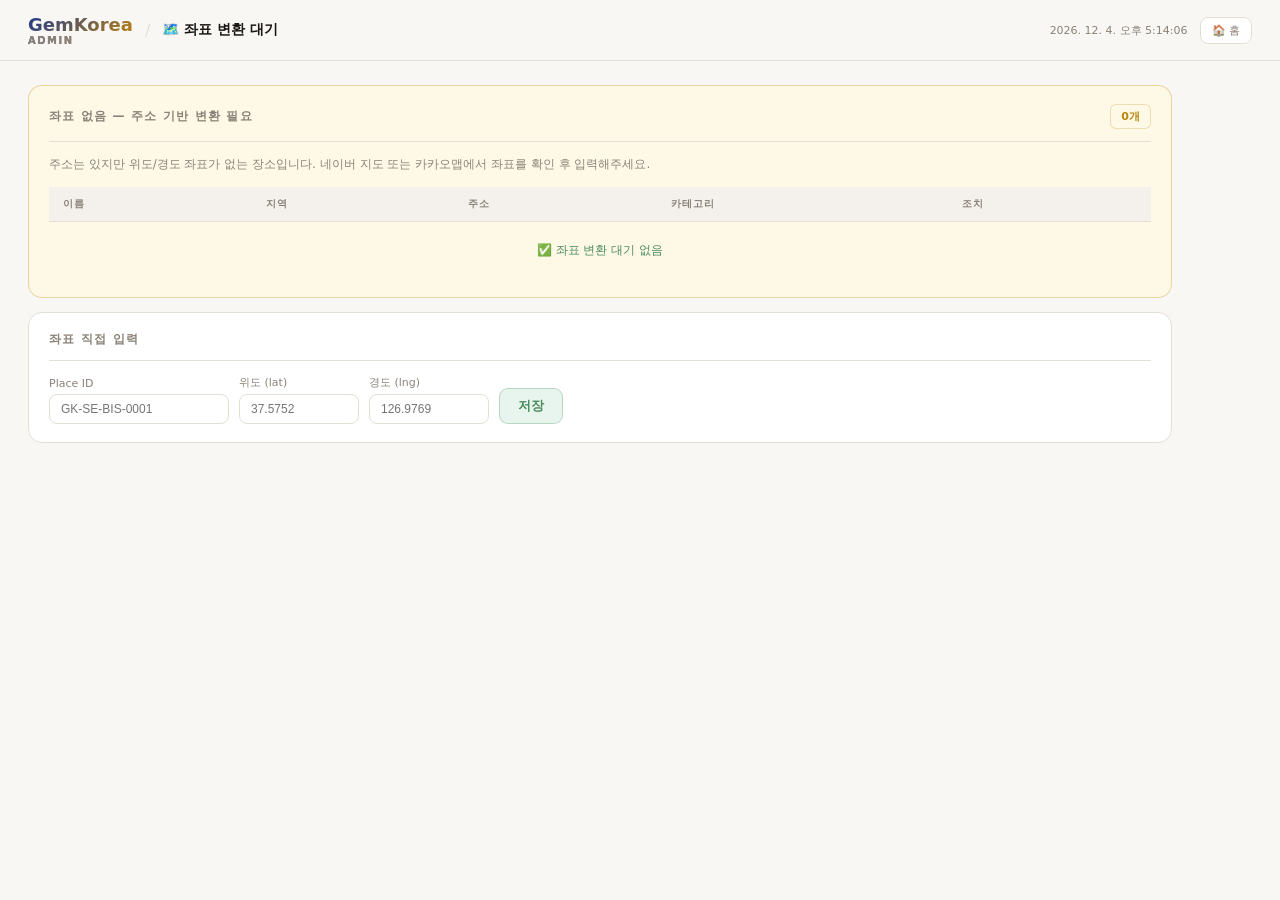
<file: admin/geocoding-queue.html>
<!DOCTYPE html>
<html lang="ko">
<head>
<meta charset="UTF-8">
<meta name="viewport" content="width=device-width, initial-scale=1.0">
<title>GemKorea 좌표 변환 대기</title>
<link rel="stylesheet" href="shared.css">
<style>
.tbl{width:100%;border-collapse:collapse;}
.tbl th{padding:10px 14px;text-align:left;font-size:10px;font-weight:800;text-transform:uppercase;letter-spacing:1px;color:var(--muted);border-bottom:1px solid var(--border);}
.tbl td{padding:10px 14px;font-size:12px;border-bottom:1px solid var(--border);}
.tbl tr:hover td{background:rgba(255,255,255,.02);}
input,select{padding:6px 11px;border-radius:8px;border:1px solid var(--border);background:var(--surface2);color:var(--text);font-size:12px;}
</style>
</head>
<body>
<div class="nav">
  <a href="../admin.html" style="text-decoration:none;"><div class="nav-logo">GemKorea <small>ADMIN</small></div></a>
  <span class="nav-sep">/</span>
  <span class="nav-page">🗺️ 좌표 변환 대기</span>
  <div class="nav-spacer"></div>
  <span class="nav-time" id="now-time"></span>
  <a href="../admin.html" class="nav-link">🏠 홈</a>
</div>
<div class="page-wrap">
  <div class="card hl-yellow" style="margin-bottom:14px;">
    <div class="card-head">
      <span class="card-title">좌표 없음 — 주소 기반 변환 필요</span>
      <span class="by badge" id="geo-badge">0개</span>
    </div>
    <p style="font-size:12px;color:var(--muted);margin-bottom:14px;">주소는 있지만 위도/경도 좌표가 없는 장소입니다. 네이버 지도 또는 카카오맵에서 좌표를 확인 후 입력해주세요.</p>
    <table class="tbl">
      <thead><tr><th>이름</th><th>지역</th><th>주소</th><th>카테고리</th><th>조치</th></tr></thead>
      <tbody id="geo-tbody"></tbody>
    </table>
  </div>

  <div class="card">
    <div class="card-head"><span class="card-title">좌표 직접 입력</span></div>
    <div style="display:flex;gap:10px;flex-wrap:wrap;align-items:flex-end;">
      <div><div style="font-size:11px;color:var(--muted);margin-bottom:4px;">Place ID</div><input id="inp-id" placeholder="GK-SE-BIS-0001" style="width:180px;"></div>
      <div><div style="font-size:11px;color:var(--muted);margin-bottom:4px;">위도 (lat)</div><input id="inp-lat" placeholder="37.5752" style="width:120px;"></div>
      <div><div style="font-size:11px;color:var(--muted);margin-bottom:4px;">경도 (lng)</div><input id="inp-lng" placeholder="126.9769" style="width:120px;"></div>
      <button class="btn btn-green" onclick="alert('좌표 저장 기능은 서버 연동 후 사용 가능합니다.')">저장</button>
    </div>
  </div>
</div>
<script>
function tick(){const n=new Date();document.getElementById('now-time').textContent=n.toLocaleDateString('ko-KR')+' '+n.toLocaleTimeString('ko-KR');}
setInterval(tick,1000);tick();
async function load(){
  try{const r=await fetch('../data/heritage_all.json');const data=await r.json();
  const needs=data.filter(d=>d.needs_geocoding||!d.lat||d.lat==='');
  document.getElementById('geo-badge').textContent=needs.length+'개';
  document.getElementById('geo-tbody').innerHTML=needs.length?needs.map(d=>`
    <tr>
      <td style="font-weight:700;">${d.name}</td>
      <td style="font-size:11px;">${d.region||''}</td>
      <td style="font-size:11px;color:var(--muted);max-width:200px;overflow:hidden;text-overflow:ellipsis;white-space:nowrap;">${d.address||'주소없음'}</td>
      <td style="font-size:11px;">${d.category_sub||''}</td>
      <td><button class="btn btn-green" style="padding:4px 10px;font-size:10px;" onclick="document.getElementById('inp-id').value='${d.place_id}'">입력</button></td>
    </tr>`).join(''):`<tr><td colspan="5" style="text-align:center;color:var(--green);padding:20px;">✅ 좌표 변환 대기 없음</td></tr>`;
  }catch(e){document.getElementById('geo-badge').textContent='오류';}
}
load();
</script>
</body>
</html>
</file>
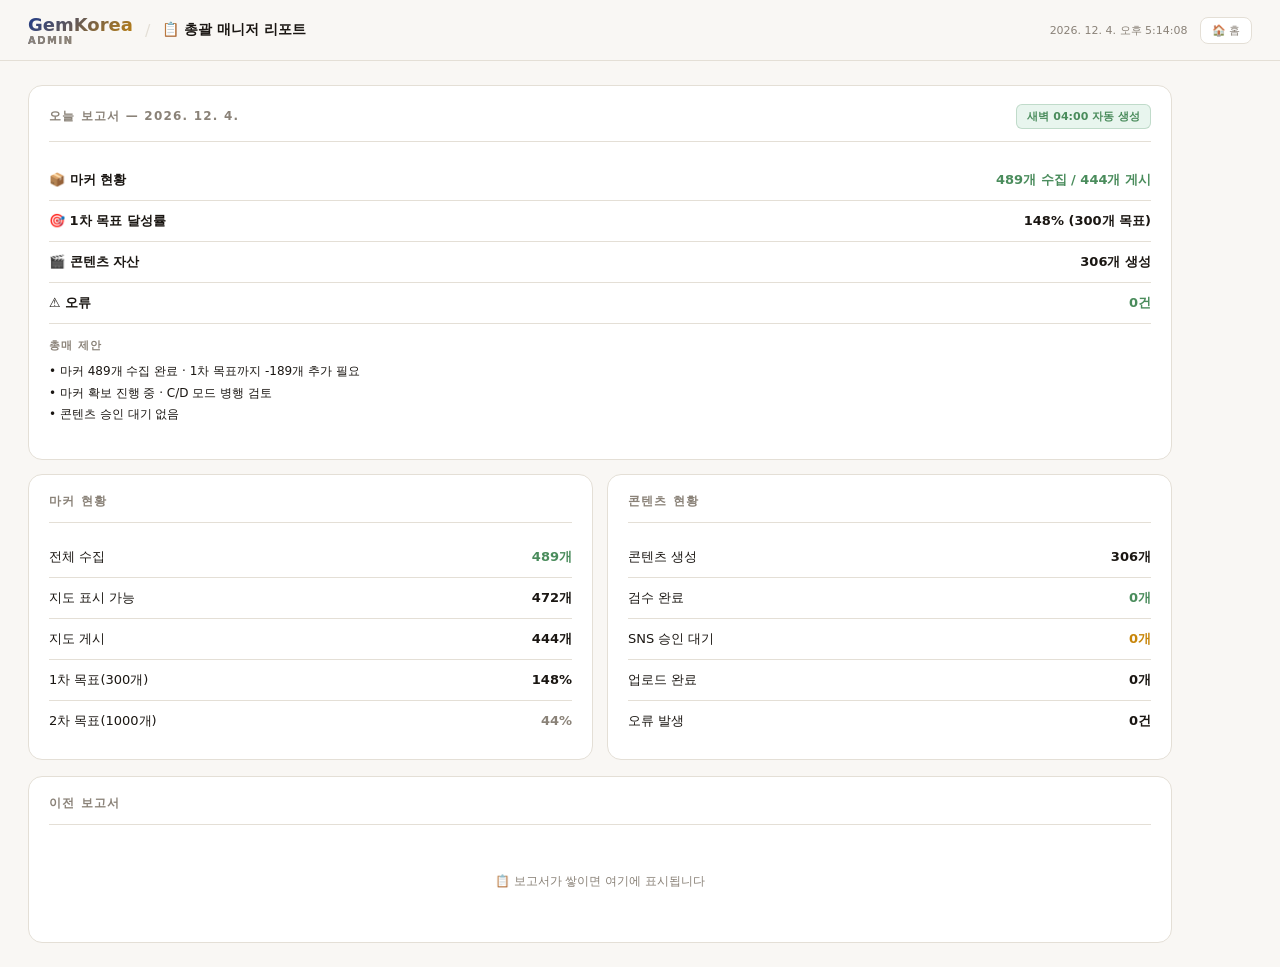
<file: admin/manager-report.html>
<!DOCTYPE html>
<html lang="ko">
<head>
<meta charset="UTF-8">
<meta name="viewport" content="width=device-width, initial-scale=1.0">
<title>GemKorea 총괄 매니저 리포트</title>
<link rel="stylesheet" href="shared.css">
</head>
<body>
<div class="nav">
  <a href="../admin.html" style="text-decoration:none;"><div class="nav-logo">GemKorea <small>ADMIN</small></div></a>
  <span class="nav-sep">/</span>
  <span class="nav-page">📋 총괄 매니저 리포트</span>
  <div class="nav-spacer"></div>
  <span class="nav-time" id="now-time"></span>
  <a href="../admin.html" class="nav-link">🏠 홈</a>
</div>
<div class="page-wrap">

  <div class="card hl-purple" style="margin-bottom:14px;">
    <div class="card-head">
      <span class="card-title">오늘 보고서 — <span id="report-date"></span></span>
      <span class="bg badge">새벽 04:00 자동 생성</span>
    </div>
    <div id="report-body"></div>
  </div>

  <div class="grid g2">
    <div class="card">
      <div class="card-head"><span class="card-title">마커 현황</span></div>
      <div class="row"><span>전체 수집</span><span style="font-weight:900;color:var(--green);" id="r-total">0개</span></div>
      <div class="row"><span>지도 표시 가능</span><span style="font-weight:900;color:var(--accent);" id="r-disp">0개</span></div>
      <div class="row"><span>지도 게시</span><span style="font-weight:900;" id="r-pub">0개</span></div>
      <div class="row"><span>1차 목표(300개)</span><span style="font-weight:900;color:var(--accent2);" id="r-pct1">0%</span></div>
      <div class="row" style="border-bottom:none;"><span>2차 목표(1000개)</span><span style="font-weight:900;color:var(--muted);" id="r-pct2">0%</span></div>
    </div>
    <div class="card">
      <div class="card-head"><span class="card-title">콘텐츠 현황</span></div>
      <div class="row"><span>콘텐츠 생성</span><span style="font-weight:900;color:var(--accent2);" id="r-content">0개</span></div>
      <div class="row"><span>검수 완료</span><span style="font-weight:900;color:var(--green);" id="r-reviewed">0개</span></div>
      <div class="row"><span>SNS 승인 대기</span><span style="font-weight:900;color:var(--orange);" id="r-snsp">0개</span></div>
      <div class="row"><span>업로드 완료</span><span style="font-weight:900;" id="r-up">0개</span></div>
      <div class="row" style="border-bottom:none;"><span>오류 발생</span><span style="font-weight:900;" id="r-err">0건</span></div>
    </div>
  </div>

  <div class="card section-gap">
    <div class="card-head"><span class="card-title">이전 보고서</span></div>
    <div class="empty">📋 보고서가 쌓이면 여기에 표시됩니다</div>
  </div>

</div>
<script>
function tick(){const n=new Date();document.getElementById('now-time').textContent=n.toLocaleDateString('ko-KR')+' '+n.toLocaleTimeString('ko-KR');}
setInterval(tick,1000);tick();

async function load(){
  document.getElementById('report-date').textContent=new Date().toLocaleDateString('ko-KR');
  try{
    const r=await fetch('../data/heritage_all.json');const data=await r.json();
    const total=data.length;
    const disp=data.filter(d=>d.status?.map_displayable).length;
    const pub=data.filter(d=>['published','video_linked','ready'].includes(d.status?.map_status)).length||total;
    const p1=Math.round(pub/300*100);
    const p2=Math.round(pub/1000*100);
    const content=data.filter(d=>d.status?.content_status&&d.status.content_status!=='waiting').length;
    const reviewed=data.filter(d=>['created','reviewed','approved','uploaded'].includes(d.status?.content_status)).length;
    const snsp=data.filter(d=>d.status?.content_status==='approved').length;
    const up=data.filter(d=>d.status?.content_status==='uploaded').length;

    document.getElementById('r-total').textContent=total+'개';
    document.getElementById('r-disp').textContent=disp+'개';
    document.getElementById('r-pub').textContent=pub+'개';
    document.getElementById('r-pct1').textContent=p1+'%';
    document.getElementById('r-pct2').textContent=p2+'%';
    document.getElementById('r-content').textContent=content+'개';
    document.getElementById('r-reviewed').textContent=reviewed+'개';
    document.getElementById('r-snsp').textContent=snsp+'개';
    document.getElementById('r-up').textContent=up+'개';
    document.getElementById('r-err').textContent='0건';

    document.getElementById('report-body').innerHTML=`
      <div style="padding:4px 0;">
        <div class="row"><span style="font-weight:800;">📦 마커 현황</span><span style="color:var(--green);font-weight:900;">${total}개 수집 / ${pub}개 게시</span></div>
        <div class="row"><span style="font-weight:800;">🎯 1차 목표 달성률</span><span style="color:var(--accent);font-weight:900;">${p1}% (300개 목표)</span></div>
        <div class="row"><span style="font-weight:800;">🎬 콘텐츠 자산</span><span style="font-weight:900;">${content}개 생성</span></div>
        <div class="row"><span style="font-weight:800;">⚠️ 오류</span><span style="color:var(--green);font-weight:900;">0건</span></div>
        <div class="row" style="border-bottom:none;flex-direction:column;align-items:flex-start;gap:8px;padding-top:14px;">
          <div style="font-size:11px;font-weight:800;color:var(--muted);text-transform:uppercase;letter-spacing:1px;">총매 제안</div>
          <div style="font-size:12px;line-height:1.8;color:var(--text);">
            • 마커 ${total}개 수집 완료 · 1차 목표까지 ${300-total}개 추가 필요<br>
            • ${total<100?'A 또는 B 모드 서치 자동화 시작 권장':'마커 확보 진행 중 · C/D 모드 병행 검토'}<br>
            • ${snsp>0?'SNS 승인 대기 '+snsp+'개 확인 필요':'콘텐츠 승인 대기 없음'}
          </div>
        </div>
      </div>`;
  }catch(e){}
}
load();
</script>
</body>
</html>
</file>
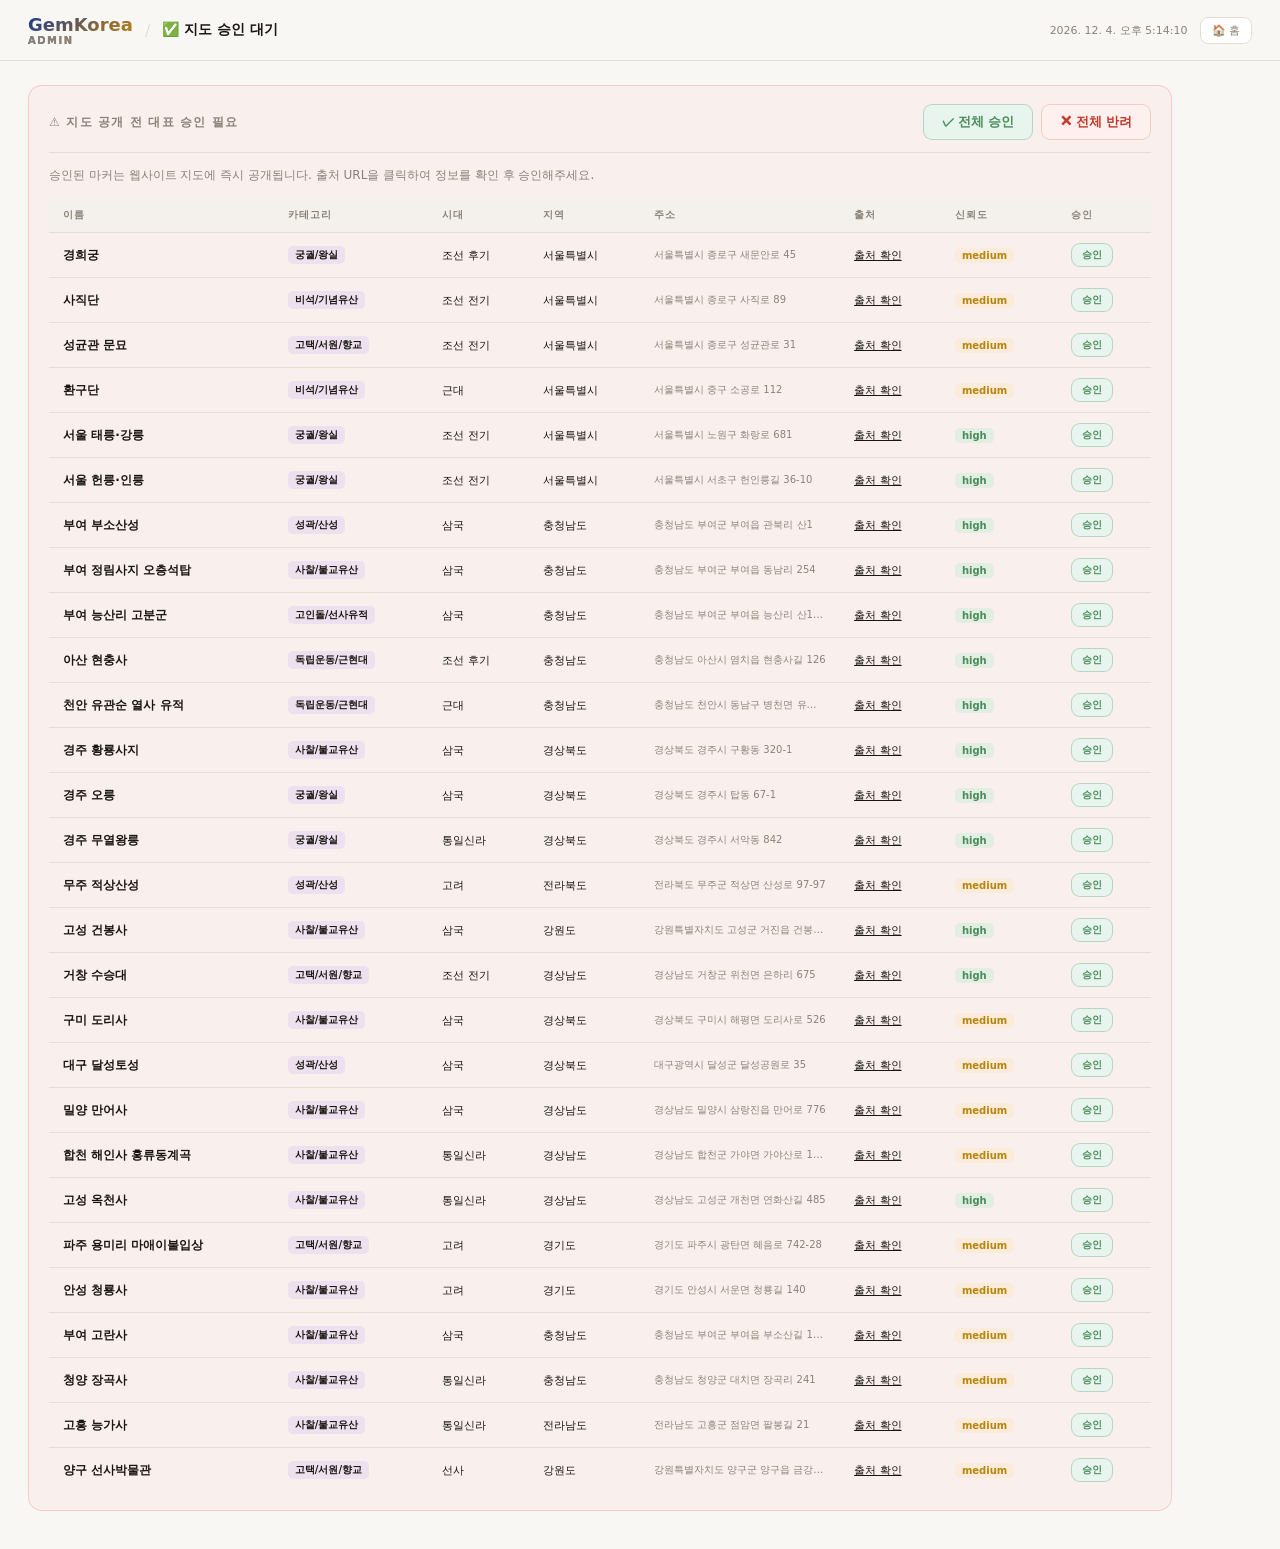
<file: admin/map-approval.html>
<!DOCTYPE html>
<html lang="ko">
<head>
<meta charset="UTF-8">
<meta name="viewport" content="width=device-width, initial-scale=1.0">
<title>GemKorea 지도 승인 대기</title>
<link rel="stylesheet" href="shared.css">
<style>
.tbl{width:100%;border-collapse:collapse;}
.tbl th{padding:10px 14px;text-align:left;font-size:10px;font-weight:800;text-transform:uppercase;letter-spacing:1px;color:var(--muted);border-bottom:1px solid var(--border);}
.tbl td{padding:10px 14px;font-size:12px;border-bottom:1px solid var(--border);}
.tbl tr:hover td{background:rgba(255,255,255,.02);}
.tag{display:inline-flex;padding:2px 7px;border-radius:5px;font-size:10px;font-weight:700;}
</style>
</head>
<body>
<div class="nav">
  <a href="../admin.html" style="text-decoration:none;"><div class="nav-logo">GemKorea <small>ADMIN</small></div></a>
  <span class="nav-sep">/</span>
  <span class="nav-page">✅ 지도 승인 대기</span>
  <div class="nav-spacer"></div>
  <span class="nav-time" id="now-time"></span>
  <a href="../admin.html" class="nav-link">🏠 홈</a>
</div>
<div class="page-wrap">
  <div class="card" style="background:rgba(252,92,92,.04);border-color:rgba(252,92,92,.25);margin-bottom:14px;">
    <div class="card-head">
      <span class="card-title">⚠️ 지도 공개 전 대표 승인 필요</span>
      <div style="display:flex;gap:8px;">
        <button class="btn btn-green" onclick="approveAll()">✓ 전체 승인</button>
        <button class="btn btn-red" onclick="if(confirm('전체 반려하시겠습니까?'))alert('반려 처리됨')">✕ 전체 반려</button>
      </div>
    </div>
    <p style="font-size:12px;color:var(--muted);margin-bottom:14px;">승인된 마커는 웹사이트 지도에 즉시 공개됩니다. 출처 URL을 클릭하여 정보를 확인 후 승인해주세요.</p>
    <div style="overflow-x:auto;">
      <table class="tbl">
        <thead><tr><th>이름</th><th>카테고리</th><th>시대</th><th>지역</th><th>주소</th><th>출처</th><th>신뢰도</th><th>승인</th></tr></thead>
        <tbody id="map-tbody"></tbody>
      </table>
    </div>
  </div>
</div>
<script>
function tick(){const n=new Date();document.getElementById('now-time').textContent=n.toLocaleDateString('ko-KR')+' '+n.toLocaleTimeString('ko-KR');}
setInterval(tick,1000);tick();
async function load(){
  try{
    const r=await fetch('../data/heritage_all.json');
    const data=await r.json();
    // 지도 미게시 항목 = waiting(미처리) + ready(처리완료) + pending_approval(명시적 대기)
    const pending=data.filter(d=>['waiting','ready','pending_approval'].includes(d.status?.map_status));
    document.getElementById('map-tbody').innerHTML=pending.length?pending.map(d=>`
      <tr>
        <td style="font-weight:700;">${d.name}</td>
        <td><span class="tag" style="background:rgba(124,92,252,.1);color:var(--accent);">${d.category_sub||''}</span></td>
        <td style="font-size:11px;">${d.period_category||''}</td>
        <td style="font-size:11px;">${d.region||''}</td>
        <td style="font-size:10px;color:var(--muted);max-width:150px;overflow:hidden;text-overflow:ellipsis;white-space:nowrap;">${d.address||'—'}</td>
        <td>${(d.source_urls||[]).length?`<a href="${d.source_urls[0]}" target="_blank" style="color:var(--accent2);font-size:11px;">출처 확인</a>`:'—'}</td>
        <td><span class="tag" style="background:${d.data_confidence==='high'?'rgba(61,220,151,.12)':'rgba(252,194,92,.12)'};color:${d.data_confidence==='high'?'var(--green)':'var(--yellow)'};">${d.data_confidence||'—'}</span></td>
        <td><button class="btn btn-green" style="padding:4px 10px;font-size:10px;" onclick="approve('${d.place_id}','${d.name}')">승인</button></td>
      </tr>`).join(''):`<tr><td colspan="8" style="text-align:center;color:var(--green);padding:20px;">✅ 승인 대기 없음</td></tr>`;
  }catch(e){}
}
function approve(id,name){if(confirm(name+'\n이 마커를 지도에 공개하시겠습니까?'))alert('✅ '+name+' 승인 완료.\n(서버 연동 후 실제 반영됩니다)');}
function approveAll(){if(confirm('전체 마커를 지도에 공개하시겠습니까?'))alert('✅ 전체 승인 완료.\n(서버 연동 후 실제 반영됩니다)');}
load();
</script>
</body>
</html>
</file>
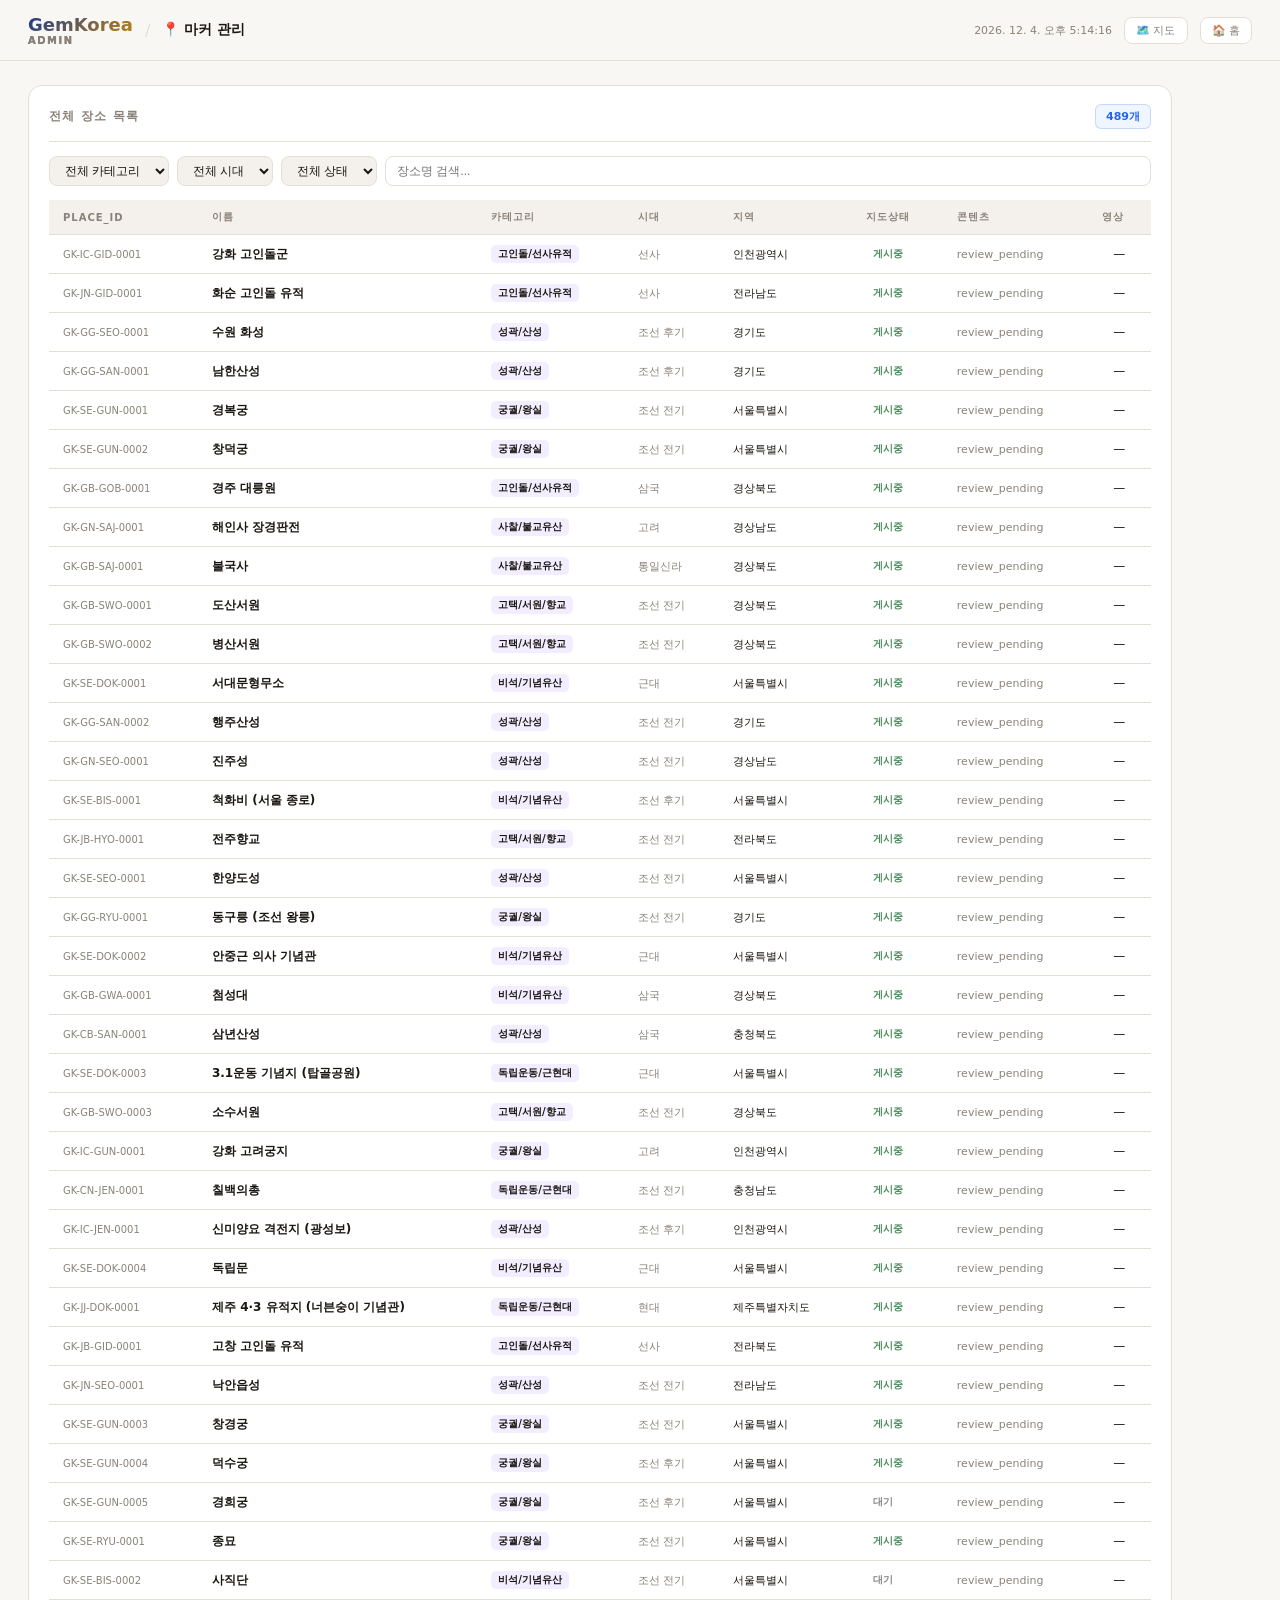
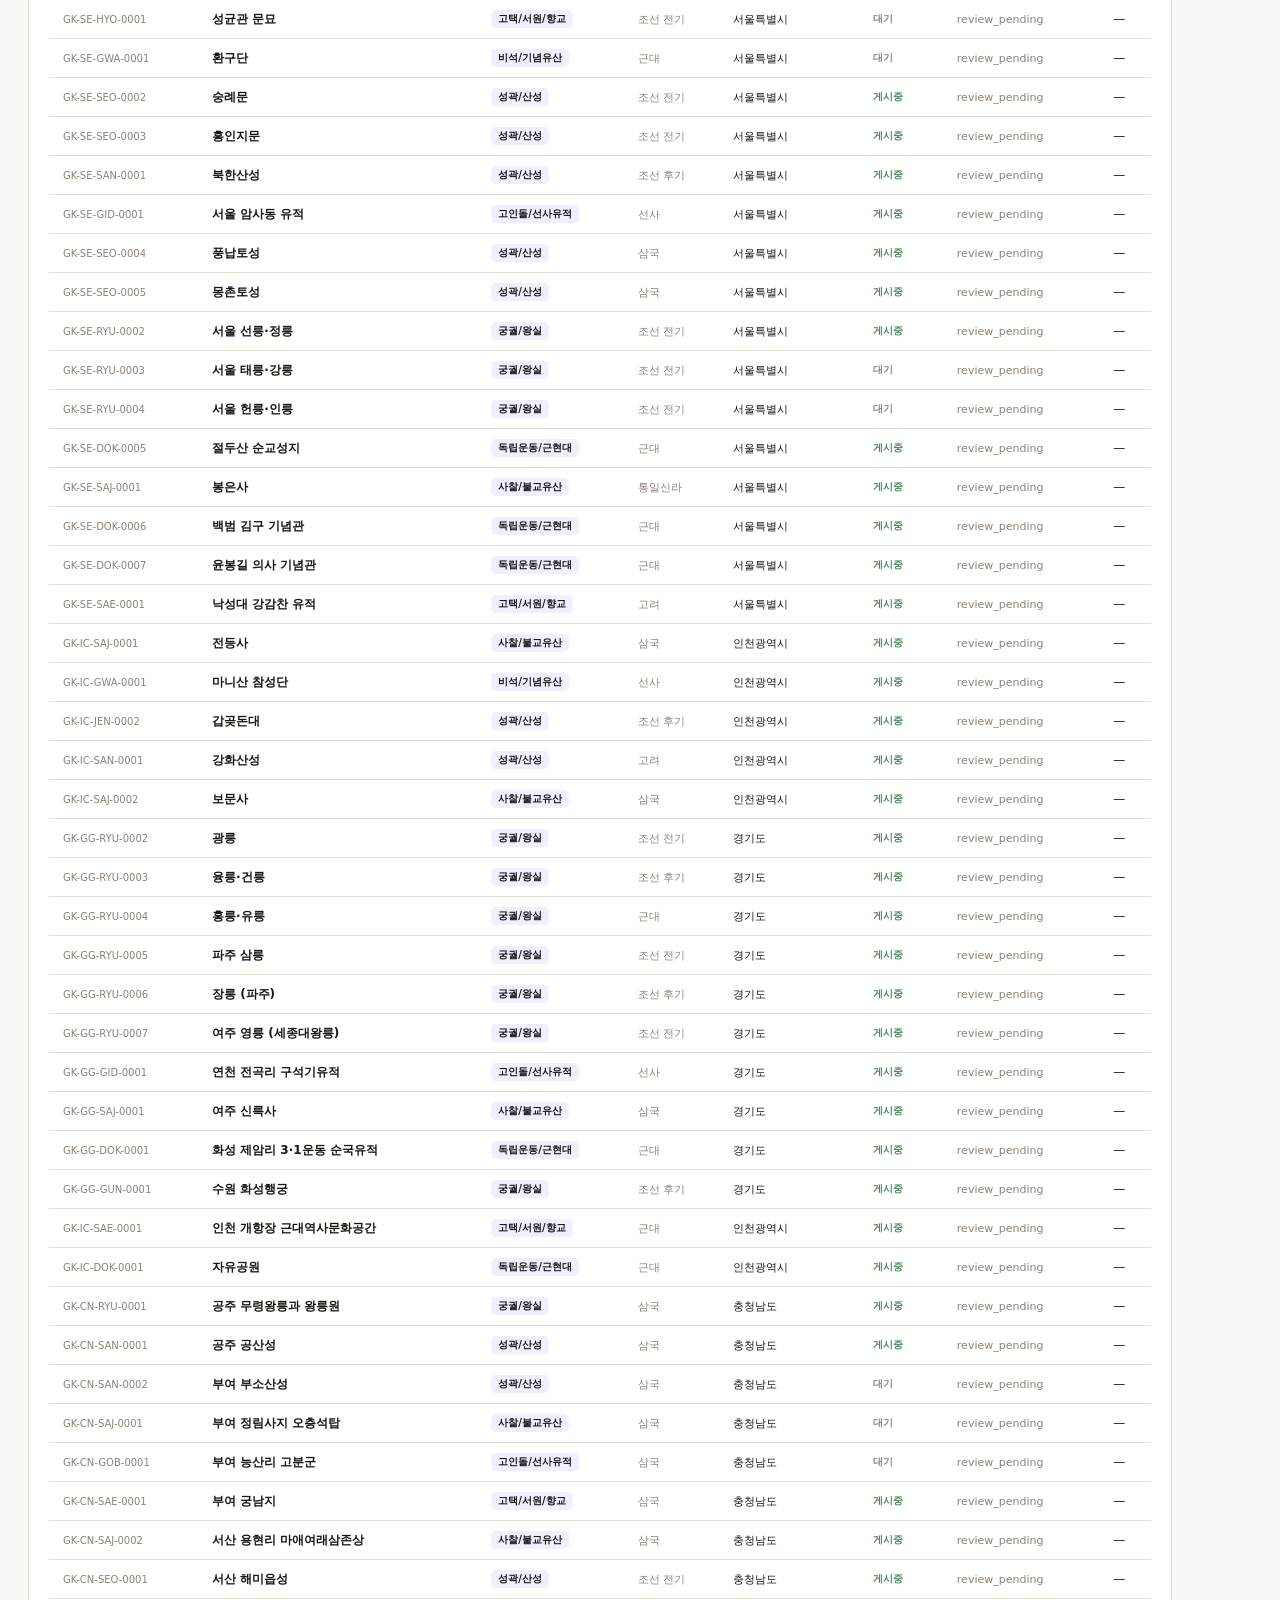
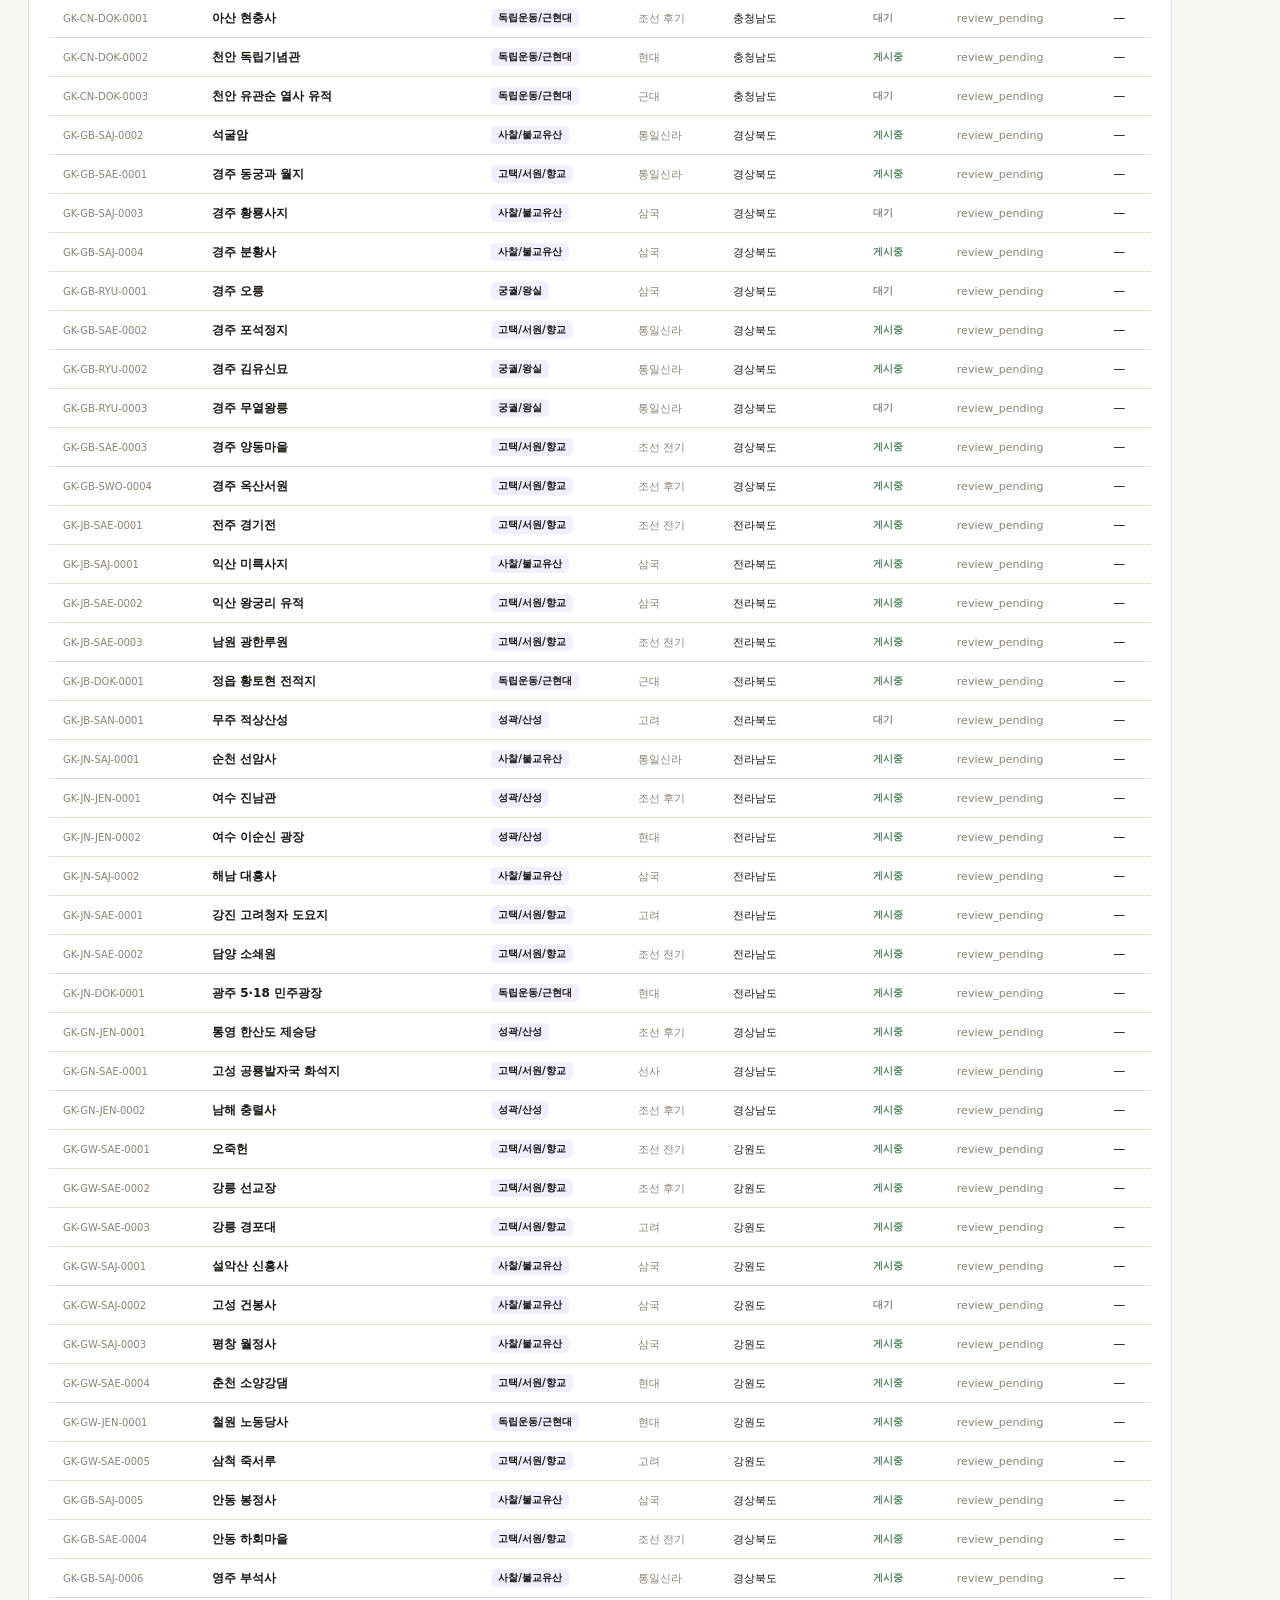
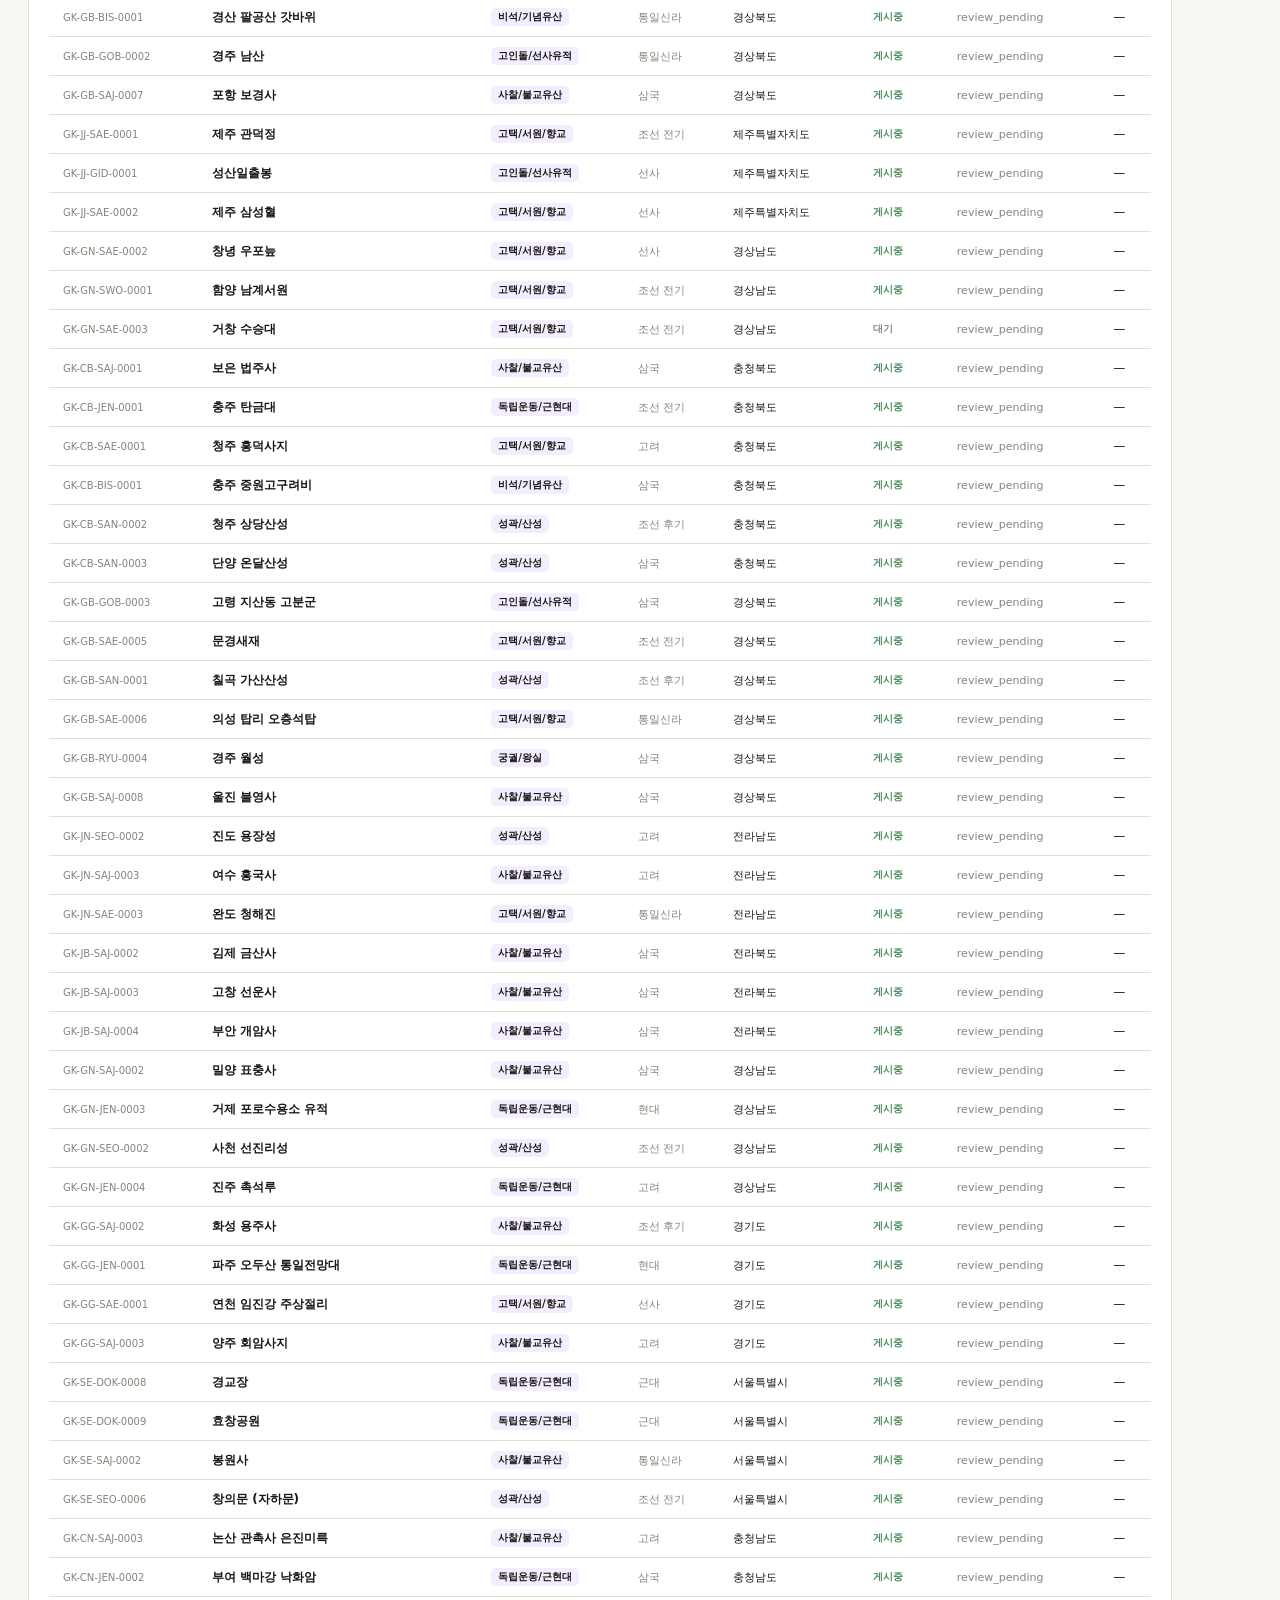
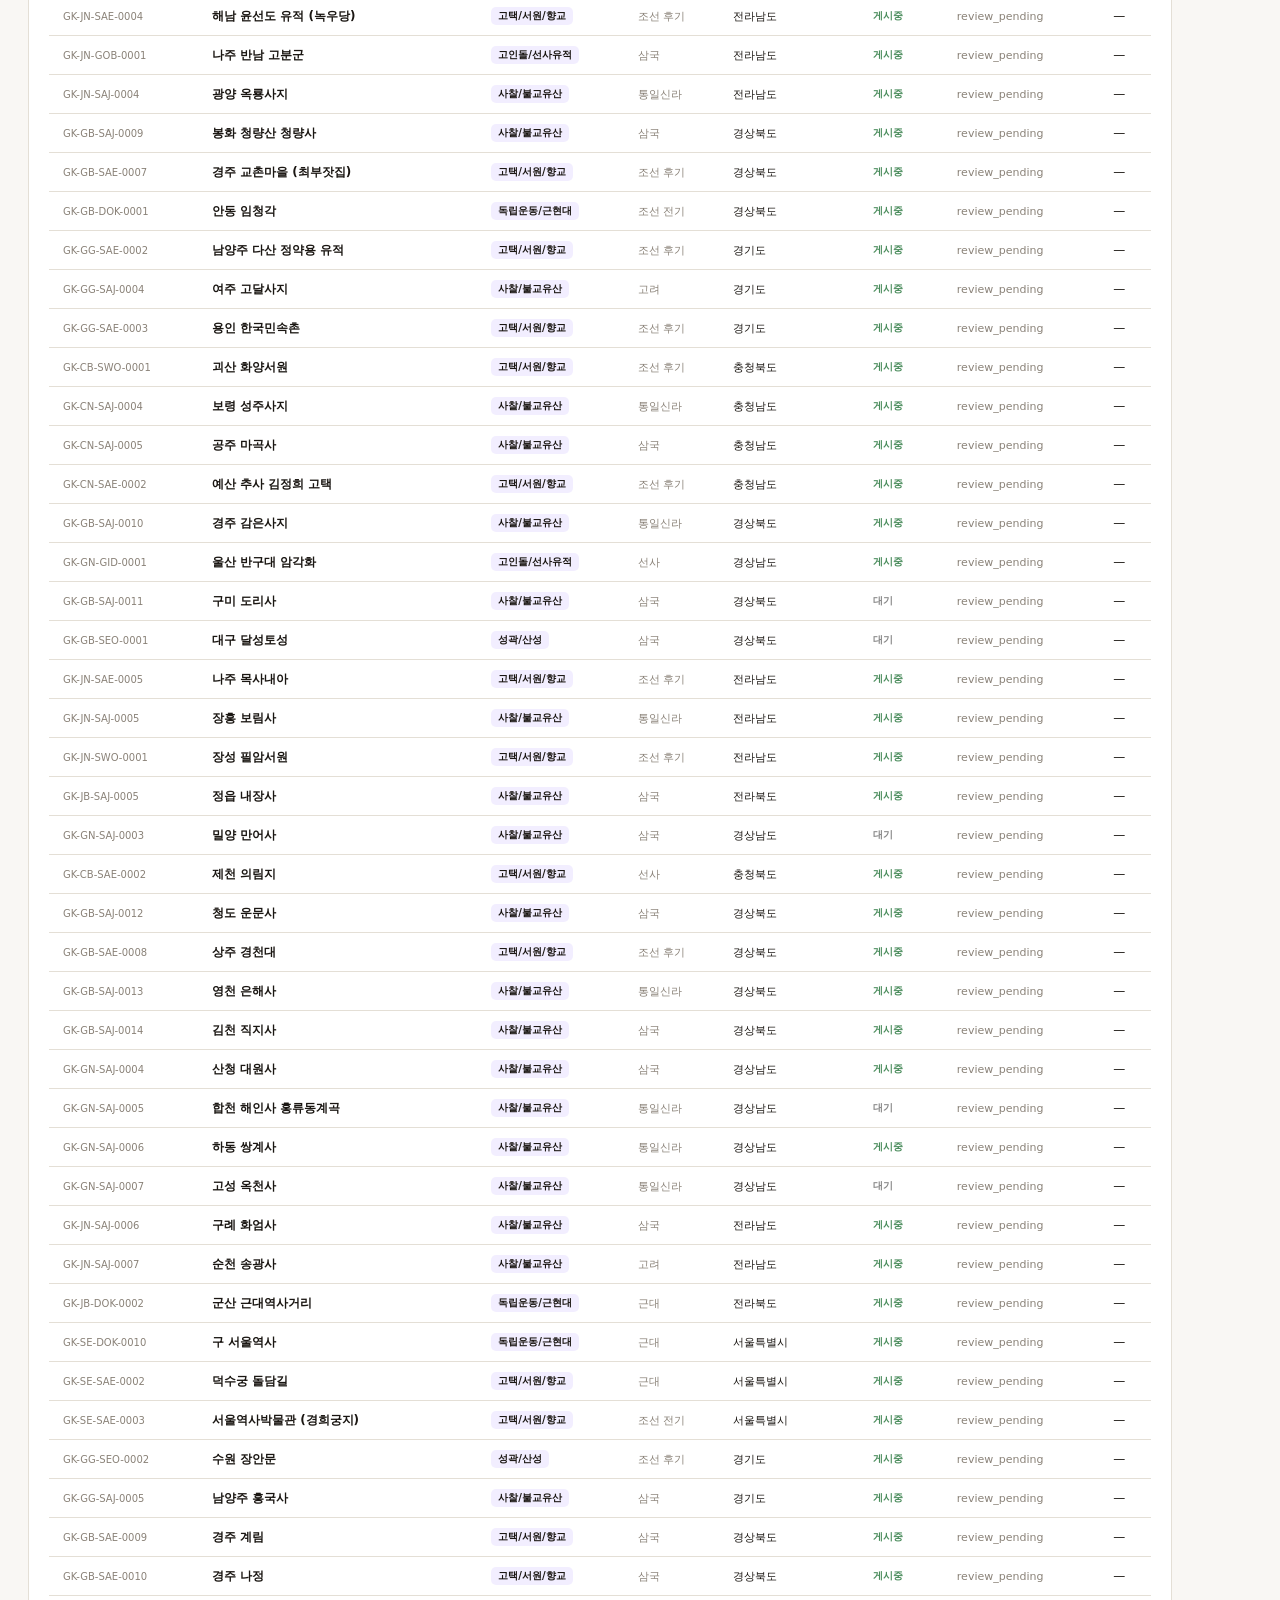
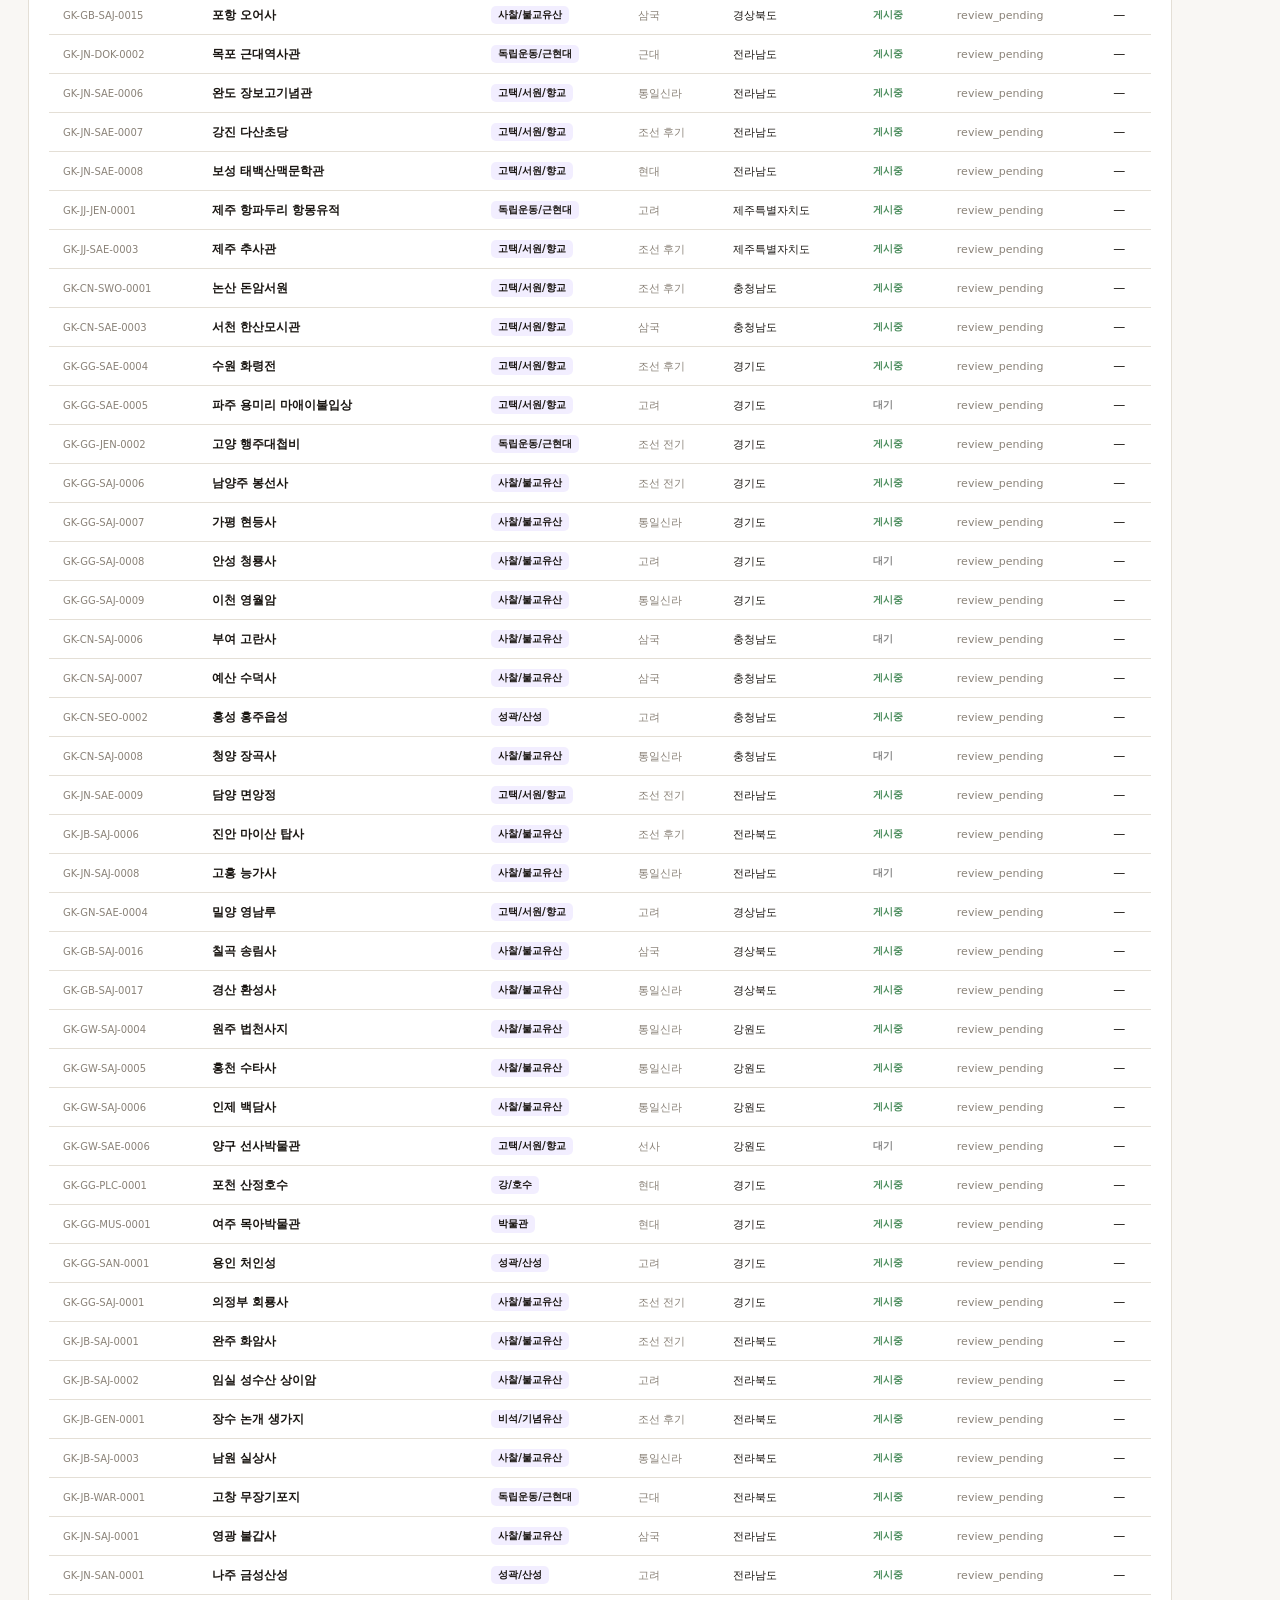
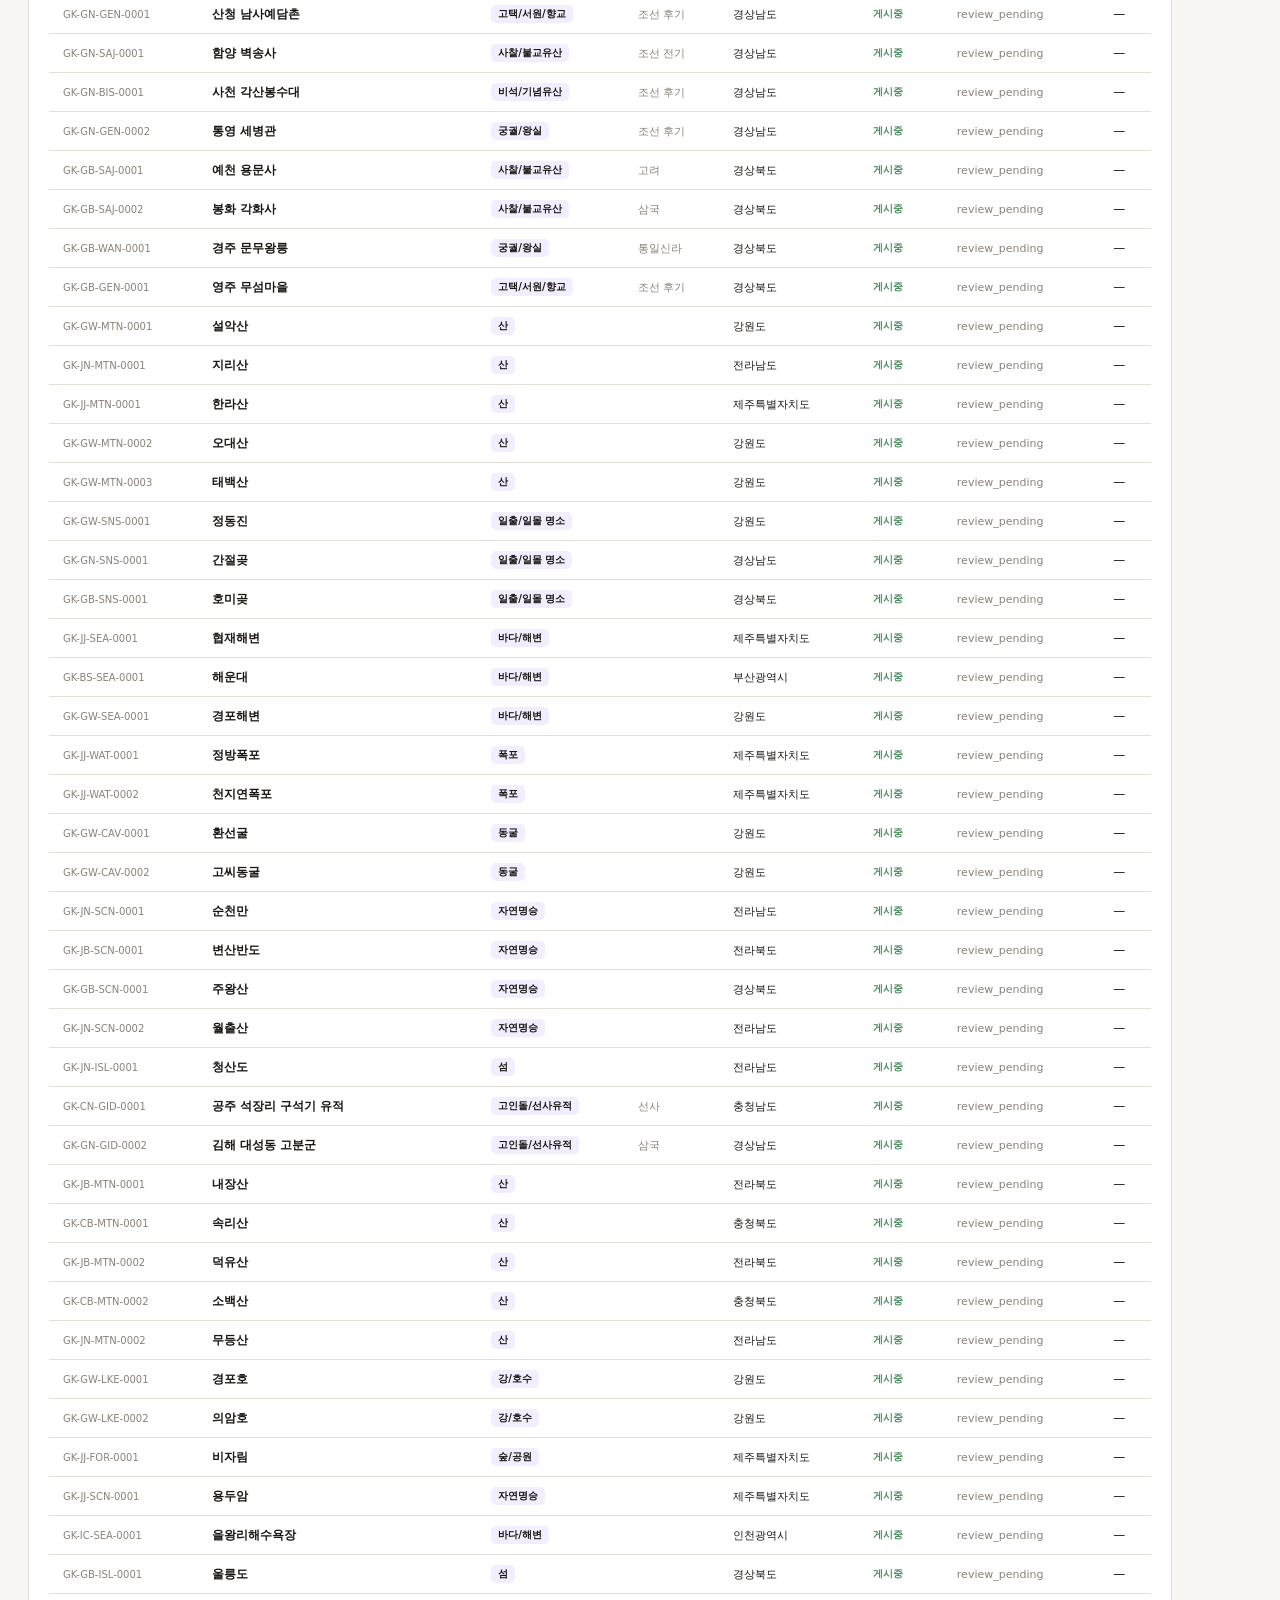
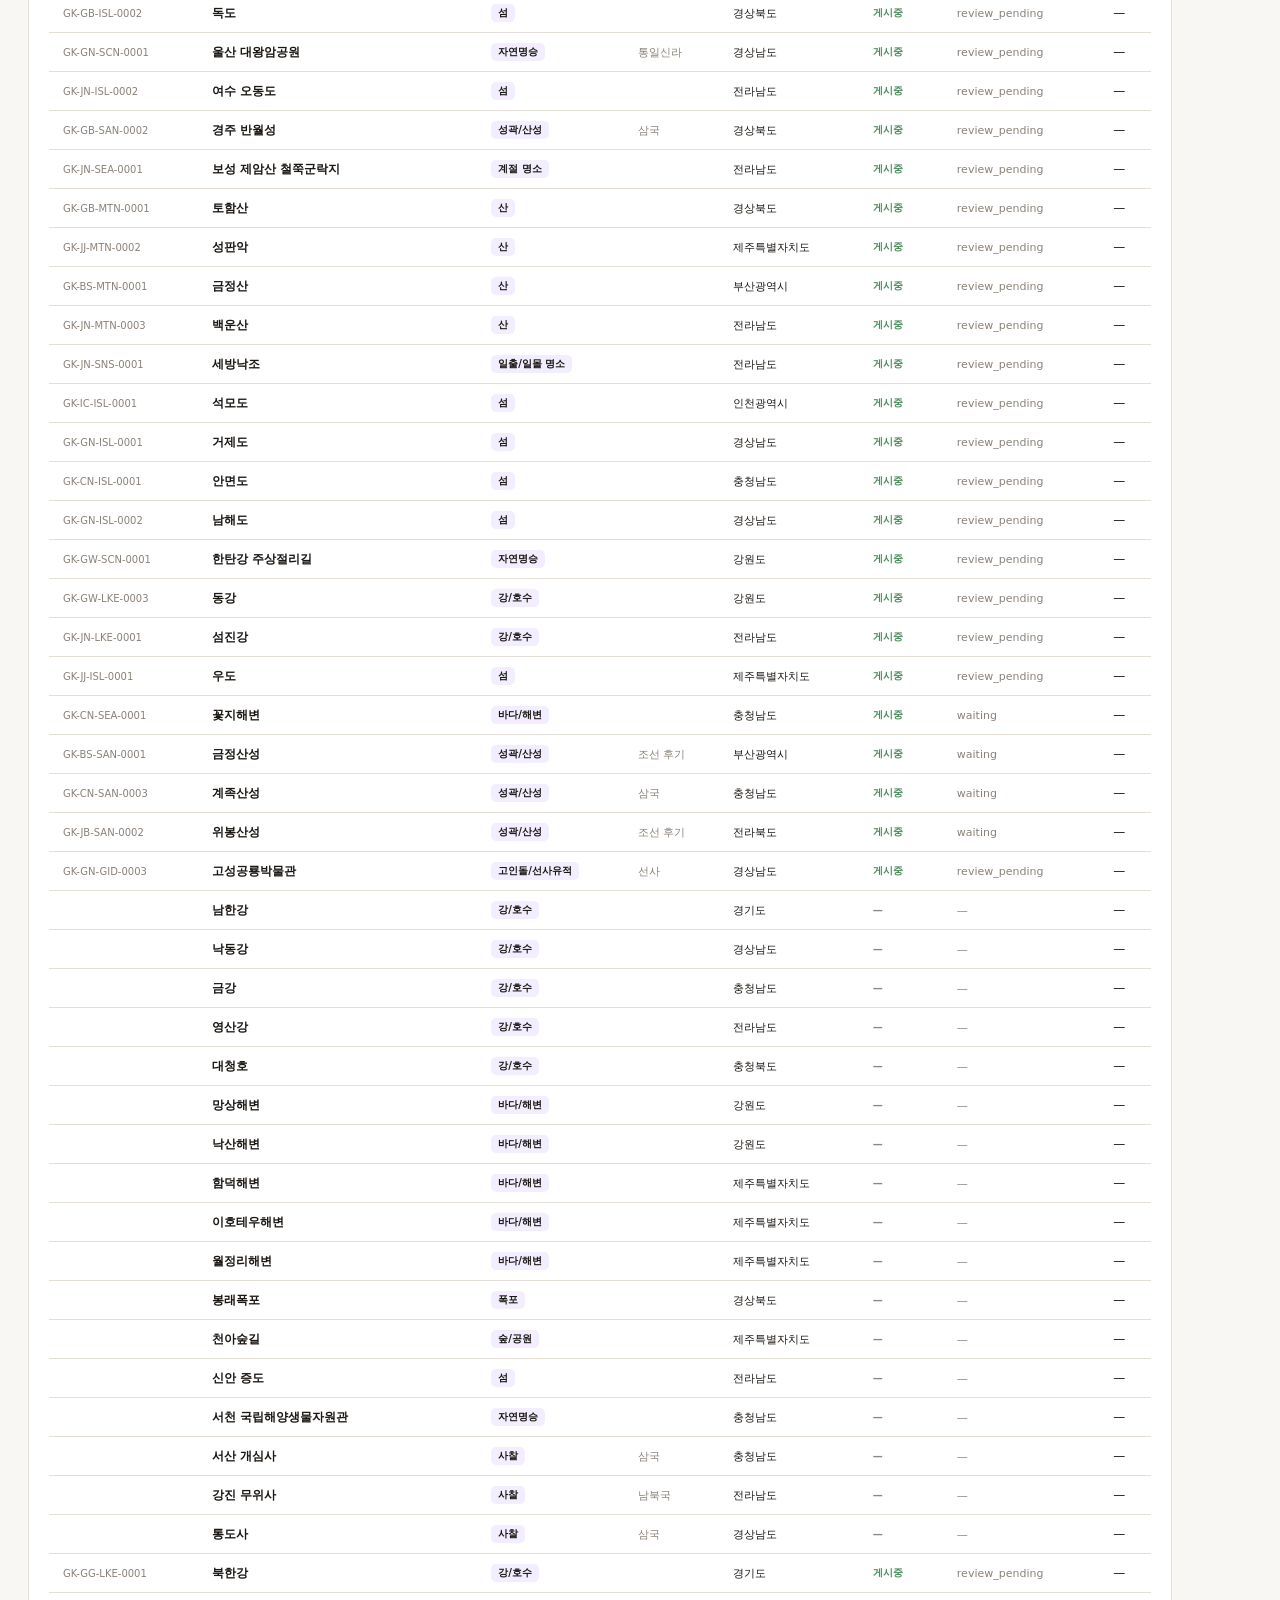
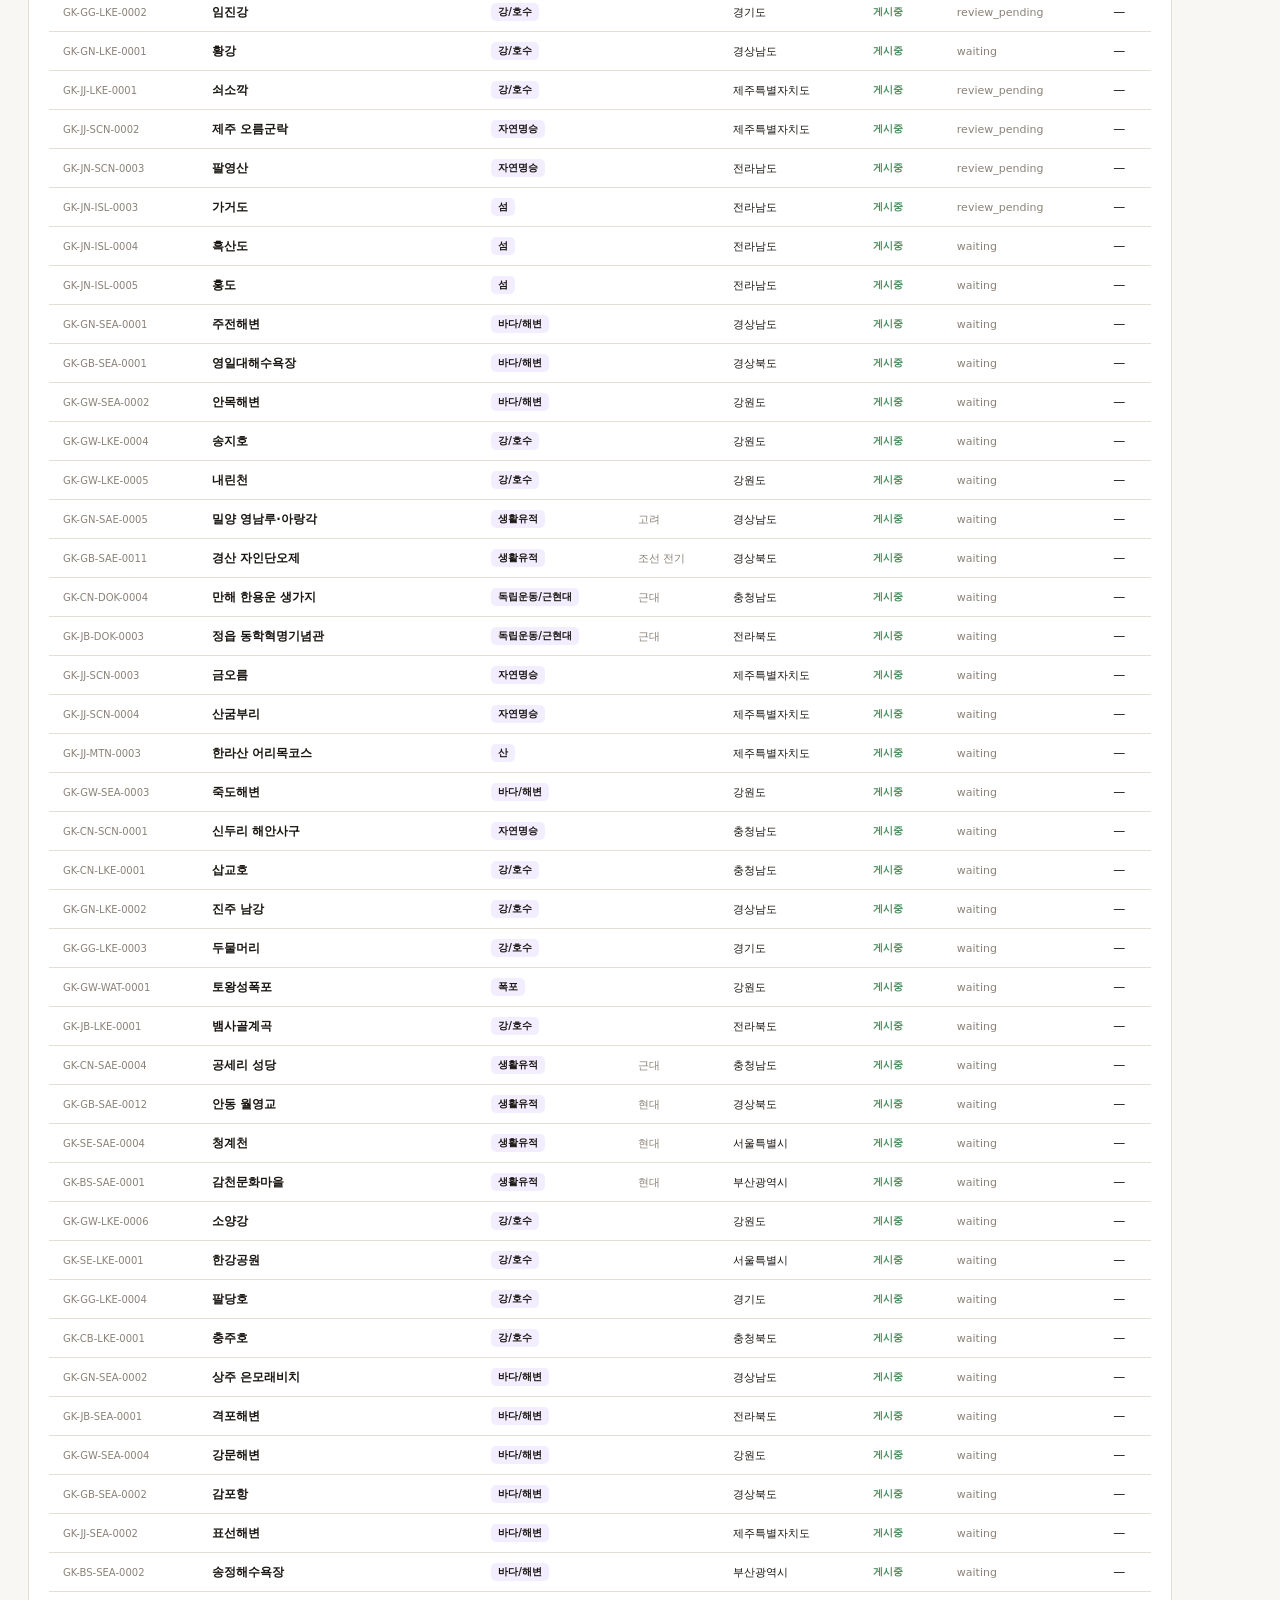
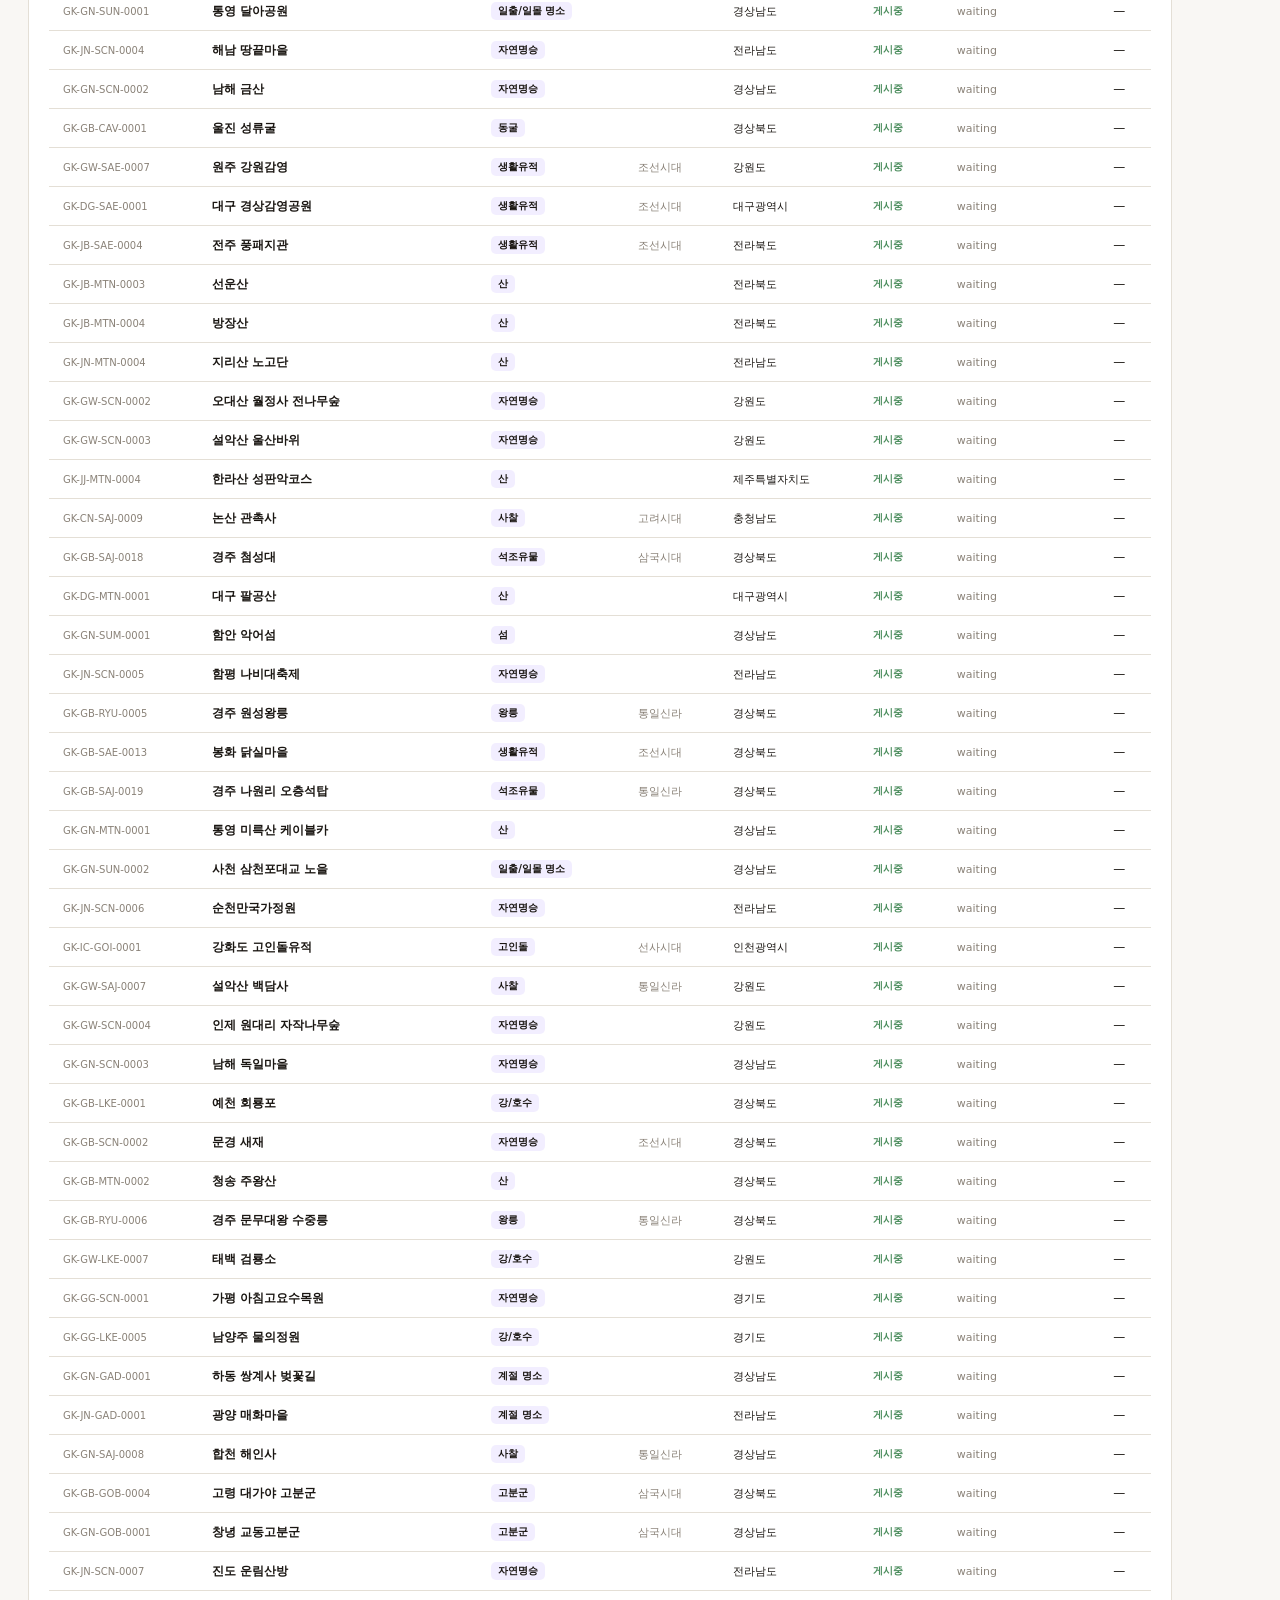
<file: admin/marker-manager.html>
<!DOCTYPE html>
<html lang="ko">
<head>
<meta charset="UTF-8">
<meta name="viewport" content="width=device-width, initial-scale=1.0">
<title>GemKorea 마커 관리</title>
<link rel="stylesheet" href="shared.css">
<style>
.tbl{width:100%;border-collapse:collapse;}
.tbl th{padding:10px 14px;text-align:left;font-size:10px;font-weight:800;text-transform:uppercase;letter-spacing:1px;color:var(--muted);border-bottom:1px solid var(--border);}
.tbl td{padding:10px 14px;font-size:12px;border-bottom:1px solid var(--border);}
.tbl tr:hover td{background:rgba(255,255,255,.02);}
.tag{display:inline-flex;padding:2px 7px;border-radius:5px;font-size:10px;font-weight:700;}
select,input{padding:6px 11px;border-radius:8px;border:1px solid var(--border);background:var(--surface2);color:var(--text);font-size:12px;}
</style>
</head>
<body>
<div class="nav">
  <a href="../admin.html" style="text-decoration:none;"><div class="nav-logo">GemKorea <small>ADMIN</small></div></a>
  <span class="nav-sep">/</span>
  <span class="nav-page">📍 마커 관리</span>
  <div class="nav-spacer"></div>
  <span class="nav-time" id="now-time"></span>
  <a href="../index.html" class="nav-link">🗺️ 지도</a>
  <a href="../admin.html" class="nav-link">🏠 홈</a>
</div>
<div class="page-wrap">
  <div class="card">
    <div class="card-head">
      <span class="card-title">전체 장소 목록</span>
      <span class="bb badge" id="total-badge">0개</span>
    </div>
    <div style="display:flex;gap:8px;flex-wrap:wrap;margin-bottom:14px;">
      <select id="filter-main">
        <option value="">전체 카테고리</option>
        <option>역사</option><option>자연</option><option>문화/체험</option>
      </select>
      <select id="filter-era">
        <option value="">전체 시대</option>
        <option>선사</option><option>삼국</option><option>통일신라</option><option>고려</option>
        <option>조선 전기</option><option>조선 후기</option><option>근대</option><option>현대</option>
      </select>
      <select id="filter-status">
        <option value="">전체 상태</option>
        <option value="waiting">대기</option>
        <option value="ready">준비완료</option>
        <option value="pending_approval">승인대기</option>
        <option value="published">게시중</option>
      </select>
      <input id="search" placeholder="장소명 검색..." style="flex:1;min-width:160px;">
    </div>
    <div style="overflow-x:auto;">
      <table class="tbl">
        <thead><tr>
          <th>place_id</th><th>이름</th><th>카테고리</th><th>시대</th>
          <th>지역</th><th>지도상태</th><th>콘텐츠</th><th>영상</th>
        </tr></thead>
        <tbody id="marker-tbody"></tbody>
      </table>
    </div>
  </div>
</div>
<script>
function tick(){const n=new Date();document.getElementById('now-time').textContent=n.toLocaleDateString('ko-KR')+' '+n.toLocaleTimeString('ko-KR');}
setInterval(tick,1000);tick();

const MS={waiting:'대기',geocoding_needed:'좌표필요',ready:'준비완료',pending_approval:'승인대기',published:'게시중',video_linked:'영상연결'};
const MC={waiting:'#888',ready:'var(--accent2)',pending_approval:'var(--yellow)',published:'var(--green)',geocoding_needed:'var(--yellow)',video_linked:'#e8813a'};

let data=[];
async function load(){
  try{const r=await fetch('../data/heritage_all.json');data=await r.json();}catch(e){data=[];}
  render();
  ['filter-main','filter-era','filter-status','search'].forEach(id=>document.getElementById(id).addEventListener('input',render));
}

function render(){
  const fm=document.getElementById('filter-main').value;
  const fe=document.getElementById('filter-era').value;
  const fs=document.getElementById('filter-status').value;
  const sq=document.getElementById('search').value.toLowerCase();
  const f=data.filter(d=>{
    if(fm&&d.category_main!==fm)return false;
    if(fe&&d.period_category!==fe)return false;
    if(fs&&d.status?.map_status!==fs)return false;
    if(sq&&!d.name.toLowerCase().includes(sq))return false;
    return true;
  });
  document.getElementById('total-badge').textContent=f.length+'개';
  document.getElementById('marker-tbody').innerHTML=f.map(d=>`
    <tr>
      <td style="font-size:10px;color:var(--muted);">${d.place_id||''}</td>
      <td style="font-weight:700;">${d.name}</td>
      <td><span class="tag" style="background:rgba(124,92,252,.1);color:var(--accent);">${d.category_sub||d.category_main||''}</span></td>
      <td style="font-size:11px;color:var(--muted);">${d.period_category||''}</td>
      <td style="font-size:11px;">${d.region||''}</td>
      <td><span class="tag" style="background:${MC[d.status?.map_status]||'#888'}22;color:${MC[d.status?.map_status]||'#888'};">${MS[d.status?.map_status]||'—'}</span></td>
      <td style="font-size:11px;color:var(--muted);">${d.status?.content_status||'—'}</td>
      <td style="text-align:center;">${d.content_link?.has_video?'🔴':'—'}</td>
    </tr>`).join('');
}
load();
</script>
</body>
</html>
</file>
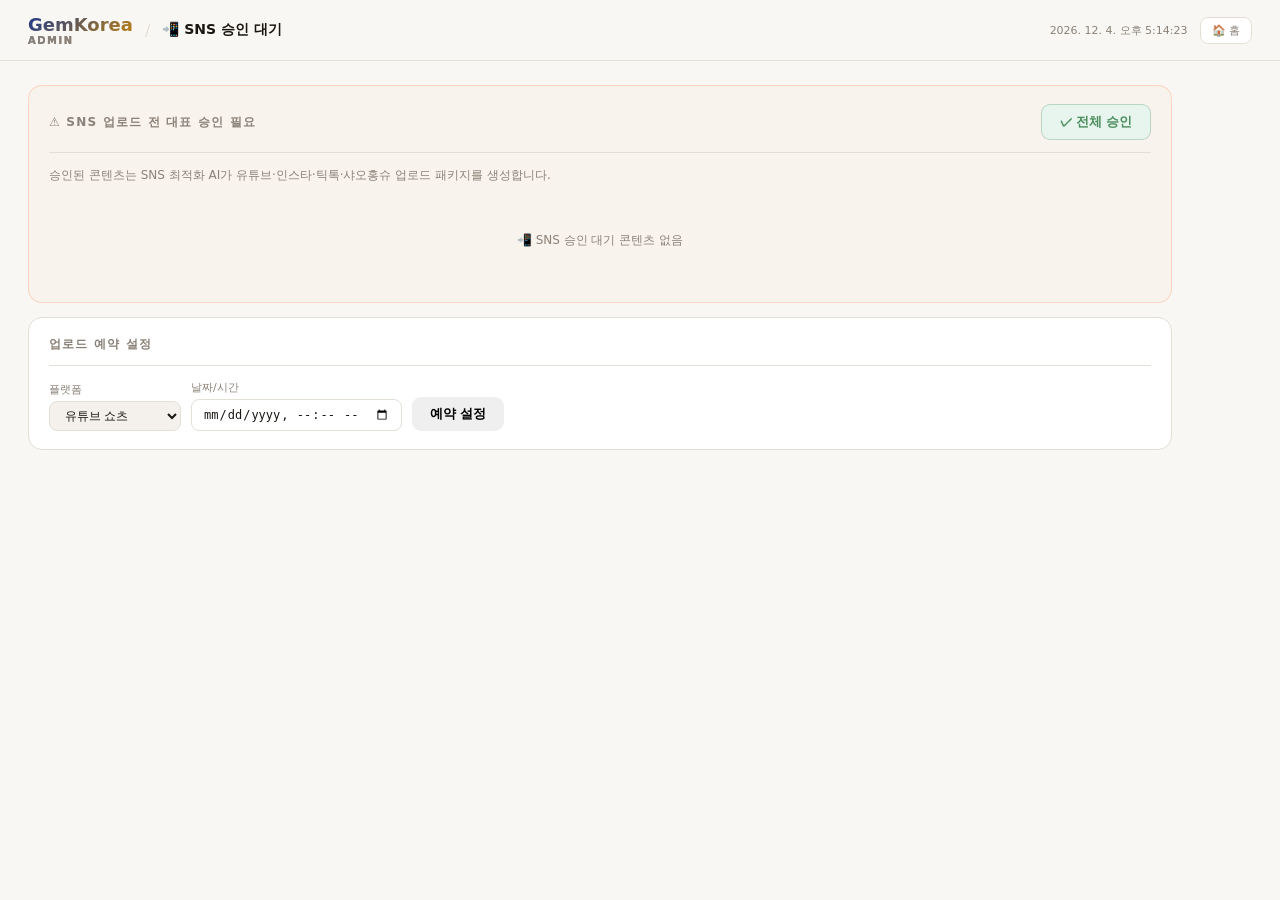
<file: admin/sns-approval.html>
<!DOCTYPE html>
<html lang="ko">
<head>
<meta charset="UTF-8">
<meta name="viewport" content="width=device-width, initial-scale=1.0">
<title>GemKorea SNS 승인 대기</title>
<link rel="stylesheet" href="shared.css">
<style>
.tbl{width:100%;border-collapse:collapse;}
.tbl th{padding:10px 14px;text-align:left;font-size:10px;font-weight:800;text-transform:uppercase;letter-spacing:1px;color:var(--muted);border-bottom:1px solid var(--border);}
.tbl td{padding:10px 14px;font-size:12px;border-bottom:1px solid var(--border);}
.tbl tr:hover td{background:rgba(255,255,255,.02);}
.tag{display:inline-flex;padding:2px 7px;border-radius:5px;font-size:10px;font-weight:700;}
input,select{padding:6px 11px;border-radius:8px;border:1px solid var(--border);background:var(--surface2);color:var(--text);font-size:12px;}
</style>
</head>
<body>
<div class="nav">
  <a href="../admin.html" style="text-decoration:none;"><div class="nav-logo">GemKorea <small>ADMIN</small></div></a>
  <span class="nav-sep">/</span>
  <span class="nav-page">📲 SNS 승인 대기</span>
  <div class="nav-spacer"></div>
  <span class="nav-time" id="now-time"></span>
  <a href="../admin.html" class="nav-link">🏠 홈</a>
</div>
<div class="page-wrap">
  <div class="card" style="background:rgba(252,140,92,.04);border-color:rgba(252,140,92,.3);margin-bottom:14px;">
    <div class="card-head">
      <span class="card-title">⚠️ SNS 업로드 전 대표 승인 필요</span>
      <button class="btn btn-green" onclick="if(confirm('전체 SNS 업로드를 승인하시겠습니까?'))alert('전체 승인됨.')">✓ 전체 승인</button>
    </div>
    <p style="font-size:12px;color:var(--muted);margin-bottom:14px;">승인된 콘텐츠는 SNS 최적화 AI가 유튜브·인스타·틱톡·샤오홍슈 업로드 패키지를 생성합니다.</p>
    <div id="sns-list"><div class="empty">📲 SNS 승인 대기 콘텐츠 없음</div></div>
  </div>

  <div class="card">
    <div class="card-head"><span class="card-title">업로드 예약 설정</span></div>
    <div style="display:flex;gap:10px;flex-wrap:wrap;align-items:flex-end;">
      <div>
        <div style="font-size:11px;color:var(--muted);margin-bottom:4px;">플랫폼</div>
        <select>
          <option>유튜브 쇼츠</option>
          <option>인스타그램 릴스</option>
          <option>틱톡</option>
          <option>샤오홍슈</option>
        </select>
      </div>
      <div>
        <div style="font-size:11px;color:var(--muted);margin-bottom:4px;">날짜/시간</div>
        <input type="datetime-local">
      </div>
      <button class="btn btn-accent" onclick="alert('예약 설정됨. (서버 연동 후 실제 적용)')">예약 설정</button>
    </div>
  </div>
</div>
<script>
function tick(){const n=new Date();document.getElementById('now-time').textContent=n.toLocaleDateString('ko-KR')+' '+n.toLocaleTimeString('ko-KR');}
setInterval(tick,1000);tick();
async function load(){
  try{
    const r=await fetch('../data/heritage_all.json');const data=await r.json();
    const pending=data.filter(d=>d.status?.content_status==='approved');
    if(pending.length){
      document.getElementById('sns-list').innerHTML=`
        <table class="tbl">
          <thead><tr><th>장소명</th><th>카테고리</th><th>시대</th><th>플랫폼</th><th>승인</th></tr></thead>
          <tbody>${pending.map(d=>`<tr>
            <td style="font-weight:700;">${d.name}</td>
            <td><span class="tag" style="background:rgba(124,92,252,.1);color:var(--accent);">${d.category_sub||''}</span></td>
            <td style="font-size:11px;">${d.period_category||''}</td>
            <td style="font-size:11px;color:var(--muted);">유튜브·인스타·틱톡·샤오홍슈</td>
            <td><button class="btn btn-green" style="padding:4px 10px;font-size:10px;" onclick="approve('${d.name}')">승인</button></td>
          </tr>`).join('')}</tbody>
        </table>`;
    }
  }catch(e){}
}
function approve(name){if(confirm(name+'\nSNS 업로드를 승인하시겠습니까?'))alert('✅ '+name+' SNS 업로드 승인됨.');}
load();
</script>
</body>
</html>
</file>
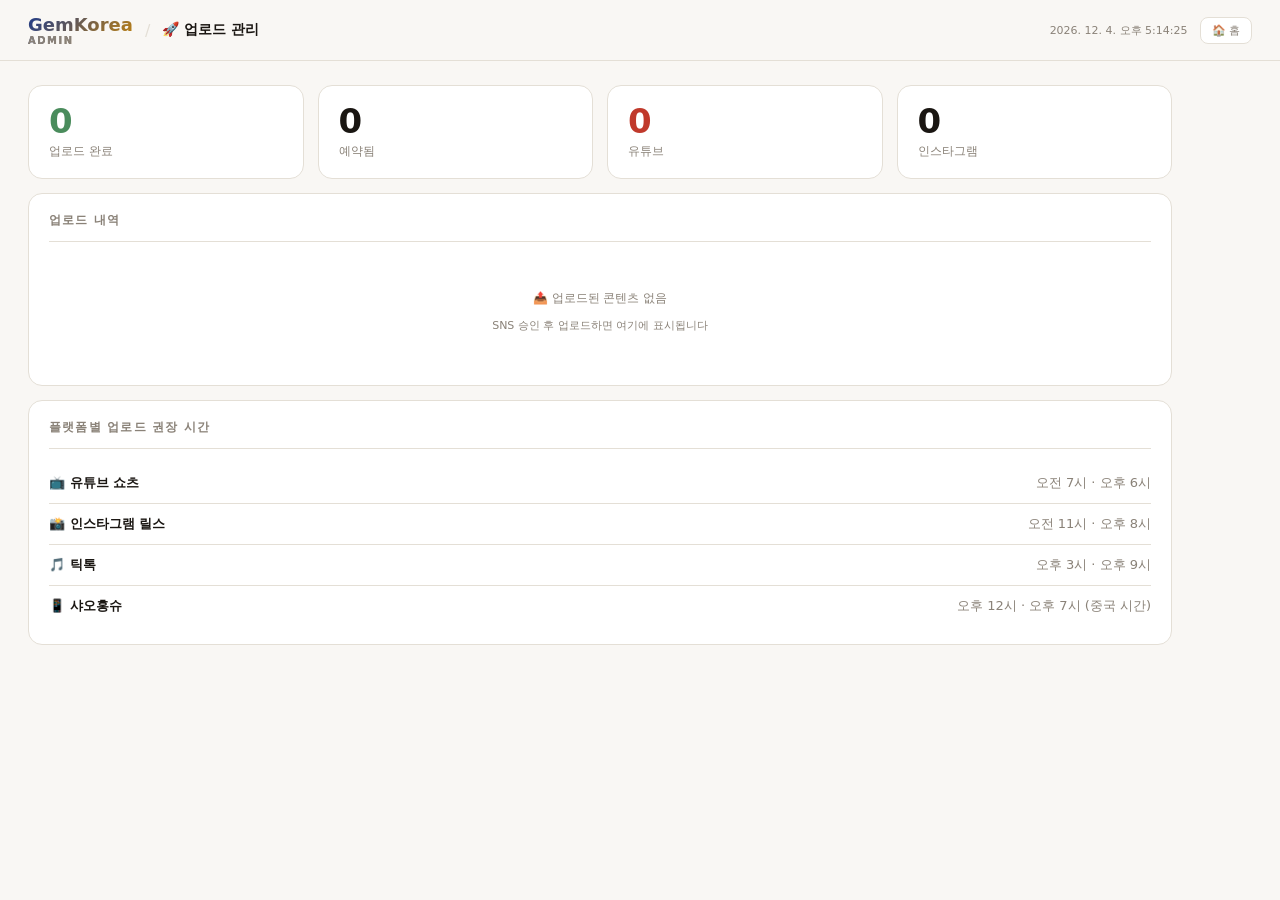
<file: admin/upload-manager.html>
<!DOCTYPE html>
<html lang="ko">
<head>
<meta charset="UTF-8">
<meta name="viewport" content="width=device-width, initial-scale=1.0">
<title>GemKorea 업로드 관리</title>
<link rel="stylesheet" href="shared.css">
</head>
<body>
<div class="nav">
  <a href="../admin.html" style="text-decoration:none;"><div class="nav-logo">GemKorea <small>ADMIN</small></div></a>
  <span class="nav-sep">/</span>
  <span class="nav-page">🚀 업로드 관리</span>
  <div class="nav-spacer"></div>
  <span class="nav-time" id="now-time"></span>
  <a href="../admin.html" class="nav-link">🏠 홈</a>
</div>
<div class="page-wrap">
  <div class="grid g4" style="margin-bottom:14px;">
    <div class="card"><div class="kpi" id="up-total" style="color:var(--green)">0</div><div class="kpi-label">업로드 완료</div></div>
    <div class="card"><div class="kpi" id="up-scheduled" style="color:var(--accent)">0</div><div class="kpi-label">예약됨</div></div>
    <div class="card"><div class="kpi" id="up-youtube" style="color:var(--red)">0</div><div class="kpi-label">유튜브</div></div>
    <div class="card"><div class="kpi" id="up-insta" style="color:var(--accent2)">0</div><div class="kpi-label">인스타그램</div></div>
  </div>

  <div class="card" style="margin-bottom:14px;">
    <div class="card-head"><span class="card-title">업로드 내역</span></div>
    <div id="up-list"><div class="empty">📤 업로드된 콘텐츠 없음<br><span style="font-size:11px;margin-top:6px;display:block;">SNS 승인 후 업로드하면 여기에 표시됩니다</span></div></div>
  </div>

  <div class="card">
    <div class="card-head"><span class="card-title">플랫폼별 업로드 권장 시간</span></div>
    <div class="row"><span style="font-weight:700;">📺 유튜브 쇼츠</span><span style="color:var(--muted);">오전 7시 · 오후 6시</span></div>
    <div class="row"><span style="font-weight:700;">📸 인스타그램 릴스</span><span style="color:var(--muted);">오전 11시 · 오후 8시</span></div>
    <div class="row"><span style="font-weight:700;">🎵 틱톡</span><span style="color:var(--muted);">오후 3시 · 오후 9시</span></div>
    <div class="row" style="border-bottom:none;"><span style="font-weight:700;">📱 샤오홍슈</span><span style="color:var(--muted);">오후 12시 · 오후 7시 (중국 시간)</span></div>
  </div>
</div>
<script>
function tick(){const n=new Date();document.getElementById('now-time').textContent=n.toLocaleDateString('ko-KR')+' '+n.toLocaleTimeString('ko-KR');}
setInterval(tick,1000);tick();
async function load(){
  try{
    const r=await fetch('../data/heritage_all.json');const data=await r.json();
    document.getElementById('up-total').textContent=data.filter(d=>d.status?.content_status==='uploaded').length;
    document.getElementById('up-scheduled').textContent=data.filter(d=>d.status?.content_status==='approved').length;
    document.getElementById('up-youtube').textContent=data.filter(d=>d.content_link?.youtube_url).length;
    document.getElementById('up-insta').textContent=data.filter(d=>d.content_link?.instagram_url).length;
  }catch(e){}
}
load();
</script>
</body>
</html>
</file>
<file: admin/shared.css>
:root {
  --bg: #f9f7f4;
  --surface: #ffffff;
  --surface2: #f4f1ec;
  --border: #e4dfd6;
  --text: #1a1612;
  --muted: #8a8278;

  /* GemKorea 새 브랜드 컬러 — 딥 네이비 + 앰버 골드 */
  --gem: #1e3a8a;        /* 딥 네이비 */
  --gem-soft: #e8eef8;
  --gold: #c8860a;       /* 앰버 골드 */
  --gold-soft: #fef3e0;
  --orange: #c8860a;     /* gold와 동일 사용 */
  --orange-soft: #fef3e0;
  --brown: #7c5c3a;
  --brown-soft: #f5ede4;
  --green: #4a8c5c;
  --green-soft: #e8f5ee;
  --red: #c0392b;
  --red-soft: #fdf0ee;
  --yellow: #b8860b;
  --yellow-soft: #fef9e7;
  --blue: #2563eb;
  --blue-soft: #eff6ff;
}

* { margin:0; padding:0; box-sizing:border-box; }
body { background:var(--bg); color:var(--text); font-family:-apple-system,'Malgun Gothic',system-ui,sans-serif; font-size:15px; min-height:100vh; }

/* 네비 */
.nav {
  display:flex; align-items:center; gap:12px;
  padding:14px 28px; border-bottom:1px solid var(--border);
  background:rgba(249,247,244,.96); position:sticky; top:0; z-index:100;
  backdrop-filter:blur(8px);
}
.nav-logo {
  font-size:18px; font-weight:900;
  background:linear-gradient(135deg,#1e3a8a,#c8860a);
  -webkit-background-clip:text; -webkit-text-fill-color:transparent;
  white-space:nowrap;
}
.nav-logo small { font-size:10px; -webkit-text-fill-color:var(--muted); display:block; letter-spacing:1.5px; }
.nav-sep { color:var(--border); font-size:16px; }
.nav-page { font-size:14px; font-weight:700; color:var(--text); }
.nav-spacer { flex:1; }
.nav-time { font-size:11px; color:var(--muted); }
.nav-link {
  font-size:11px; color:var(--muted); text-decoration:none;
  padding:5px 11px; border:1px solid var(--border); border-radius:8px;
  white-space:nowrap; transition:all .15s; background:var(--surface);
}
.nav-link:hover { color:var(--gem); border-color:var(--gem); }

.page-wrap { padding:24px 28px; max-width:1200px; }

/* 카드 */
.card {
  background:var(--surface); border:1px solid var(--border);
  border-radius:14px; padding:18px 20px;
}
.card.hl-orange { border-color:rgba(232,129,58,.4); background:var(--orange-soft); }
.card.hl-green  { border-color:rgba(74,140,92,.35);  background:var(--green-soft);  }
.card.hl-gem    { border-color:rgba(139,92,246,.35); background:var(--gem-soft);    }
.card.hl-brown  { border-color:rgba(124,92,58,.35);  background:var(--brown-soft);  }
.card.hl-red    { border-color:rgba(192,57,43,.3);   background:var(--red-soft);    }
.card.hl-yellow { border-color:rgba(184,134,11,.3);  background:var(--yellow-soft); }
.card.hl-blue   { border-color:rgba(37,99,235,.3);   background:var(--blue-soft);   }

.card-head {
  display:flex; align-items:center; justify-content:space-between;
  margin-bottom:14px; padding-bottom:12px; border-bottom:1px solid var(--border);
}
.card-title { font-size:12px; font-weight:800; text-transform:uppercase; letter-spacing:1.2px; color:var(--muted); }

/* 그리드 */
.grid { display:grid; gap:14px; }
.g2  { grid-template-columns:repeat(2,1fr); }
.g3  { grid-template-columns:repeat(3,1fr); }
.g4  { grid-template-columns:repeat(4,1fr); }

/* KPI */
.kpi { font-size:34px; font-weight:900; letter-spacing:-1px; line-height:1; }
.kpi-label { font-size:12px; color:var(--muted); margin-top:5px; }
.kpi-sub   { font-size:11px; color:var(--muted); margin-top:3px; opacity:.7; }

/* 뱃지 */
.badge { display:inline-flex; align-items:center; border-radius:6px; padding:4px 10px; font-size:11px; font-weight:700; }
.bg  { background:var(--green-soft);  color:var(--green);  border:1px solid rgba(74,140,92,.25);  }
.by  { background:var(--yellow-soft); color:var(--yellow); border:1px solid rgba(184,134,11,.25); }
.br  { background:var(--red-soft);    color:var(--red);    border:1px solid rgba(192,57,43,.2);   }
.bp  { background:var(--gem-soft);    color:var(--gem);    border:1px solid rgba(139,92,246,.25); }
.bb  { background:var(--blue-soft);   color:var(--blue);   border:1px solid rgba(37,99,235,.2);  }
.bo  { background:var(--orange-soft); color:var(--orange); border:1px solid rgba(232,129,58,.25);}

/* 행 */
.row { display:flex; align-items:center; justify-content:space-between; padding:11px 0; border-bottom:1px solid var(--border); font-size:13px; }
.row:last-child { border-bottom:none; }

/* 버튼 */
.btn { padding:8px 18px; border-radius:9px; font-size:13px; font-weight:700; cursor:pointer; transition:all .15s; border:none; }
.btn-green  { background:var(--green-soft);  color:var(--green);  border:1.5px solid rgba(74,140,92,.3);  }
.btn-green:hover  { background:rgba(74,140,92,.2); }
.btn-red    { background:var(--red-soft);    color:var(--red);    border:1.5px solid rgba(192,57,43,.2);  }
.btn-red:hover    { background:rgba(192,57,43,.12); }
.btn-orange { background:var(--orange);      color:#fff; }
.btn-orange:hover { background:#d4702e; }
.btn-gem    { background:var(--gem);         color:#fff; }
.btn-gem:hover    { background:#7a4de0; }

/* 점 */
.status-dot { width:7px; height:7px; border-radius:50%; display:inline-block; margin-right:5px; }
.dot-on  { background:var(--green); animation:pulse 2s infinite; }
.dot-off { background:var(--border); }
@keyframes pulse { 0%,100%{opacity:1} 50%{opacity:.35} }

/* 테이블 */
.tbl { width:100%; border-collapse:collapse; }
.tbl th { padding:11px 15px; text-align:left; font-size:11px; font-weight:800; text-transform:uppercase; letter-spacing:1px; color:var(--muted); border-bottom:1.5px solid var(--border); background:var(--surface2); }
.tbl td { padding:11px 15px; font-size:13px; border-bottom:1px solid var(--border); }
.tbl tr:last-child td { border-bottom:none; }
.tbl tr:hover td { background:var(--surface2); }
.tag { display:inline-flex; padding:2px 7px; border-radius:5px; font-size:10px; font-weight:700; }

/* 폼 */
select, input[type=text], input[type=datetime-local], input:not([type=checkbox]):not([type=radio]) {
  padding:7px 11px; border-radius:8px; border:1.5px solid var(--border);
  background:var(--surface); color:var(--text); font-size:12px;
  transition:border-color .15s;
}
select:focus, input:focus { outline:none; border-color:var(--gem); }

.empty { text-align:center; padding:32px; color:var(--muted); font-size:12px; line-height:1.8; }
.section-gap { margin-top:16px; }
</file>
